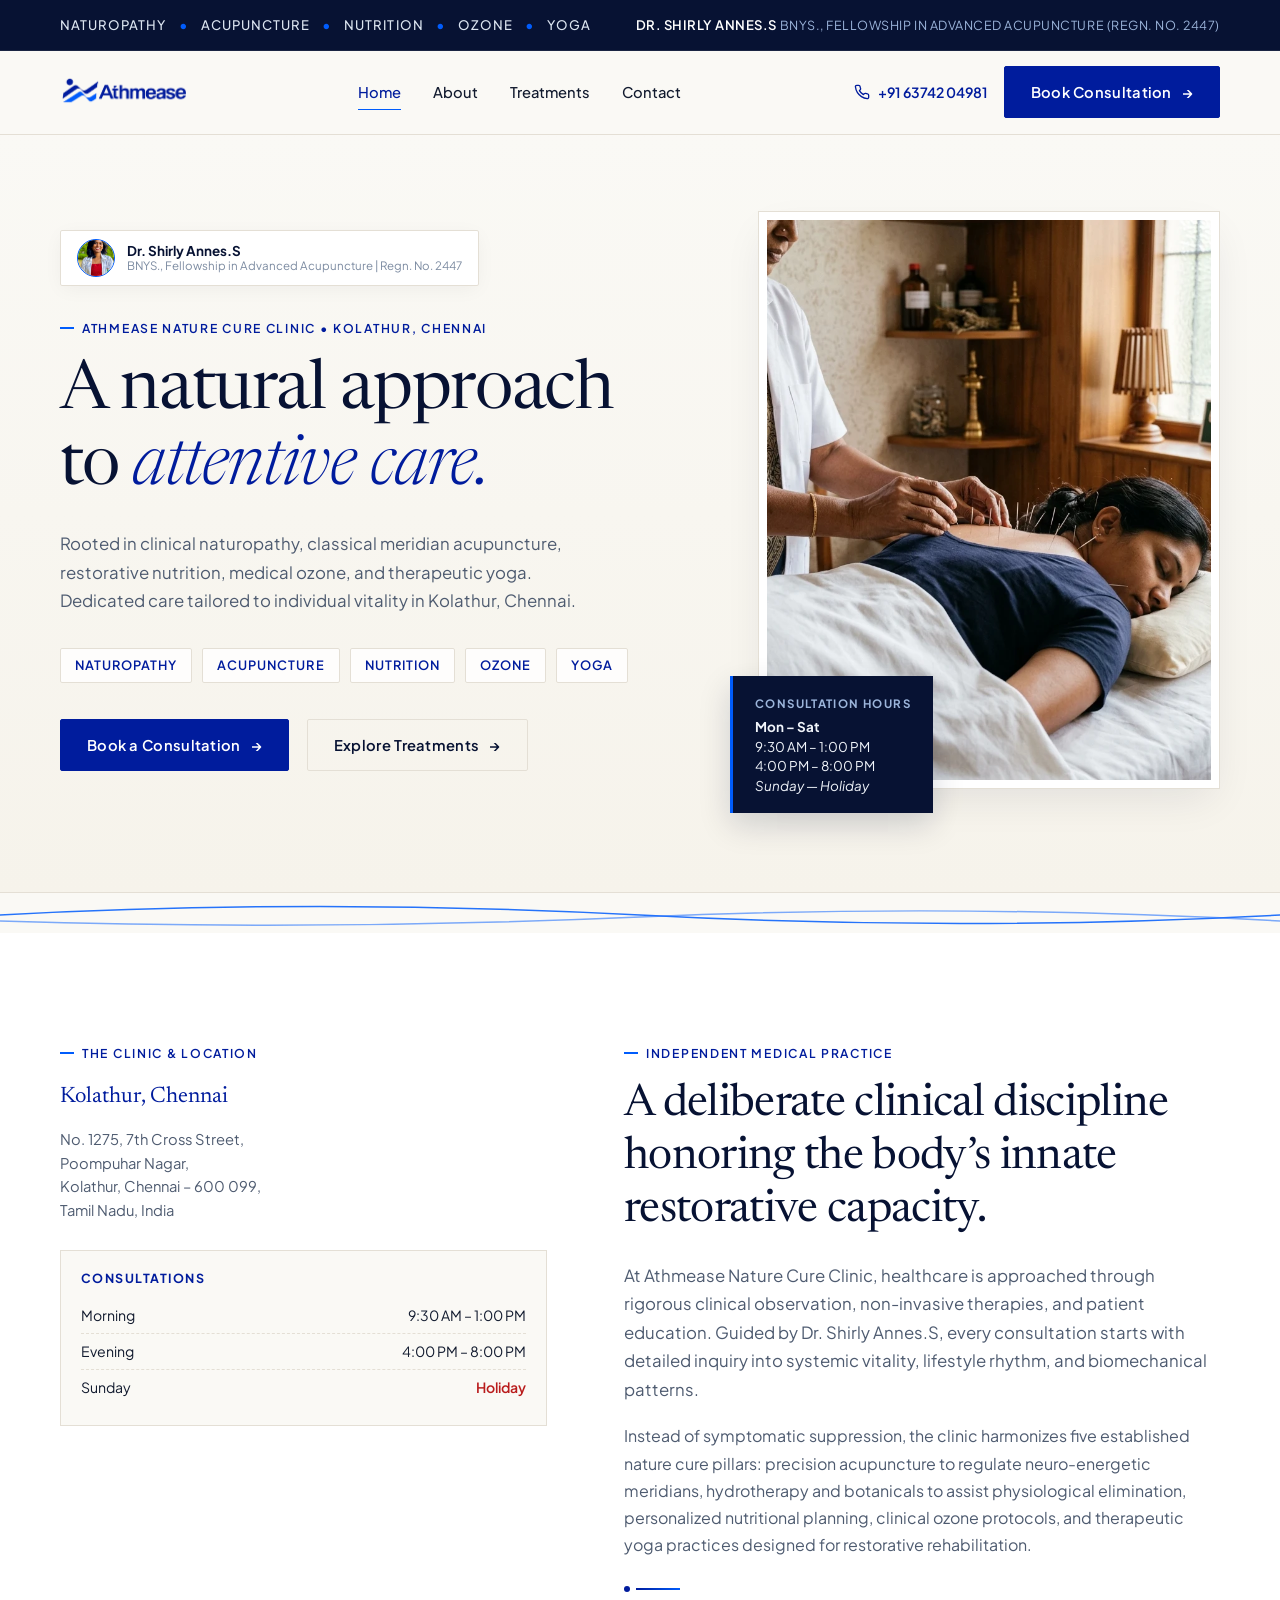
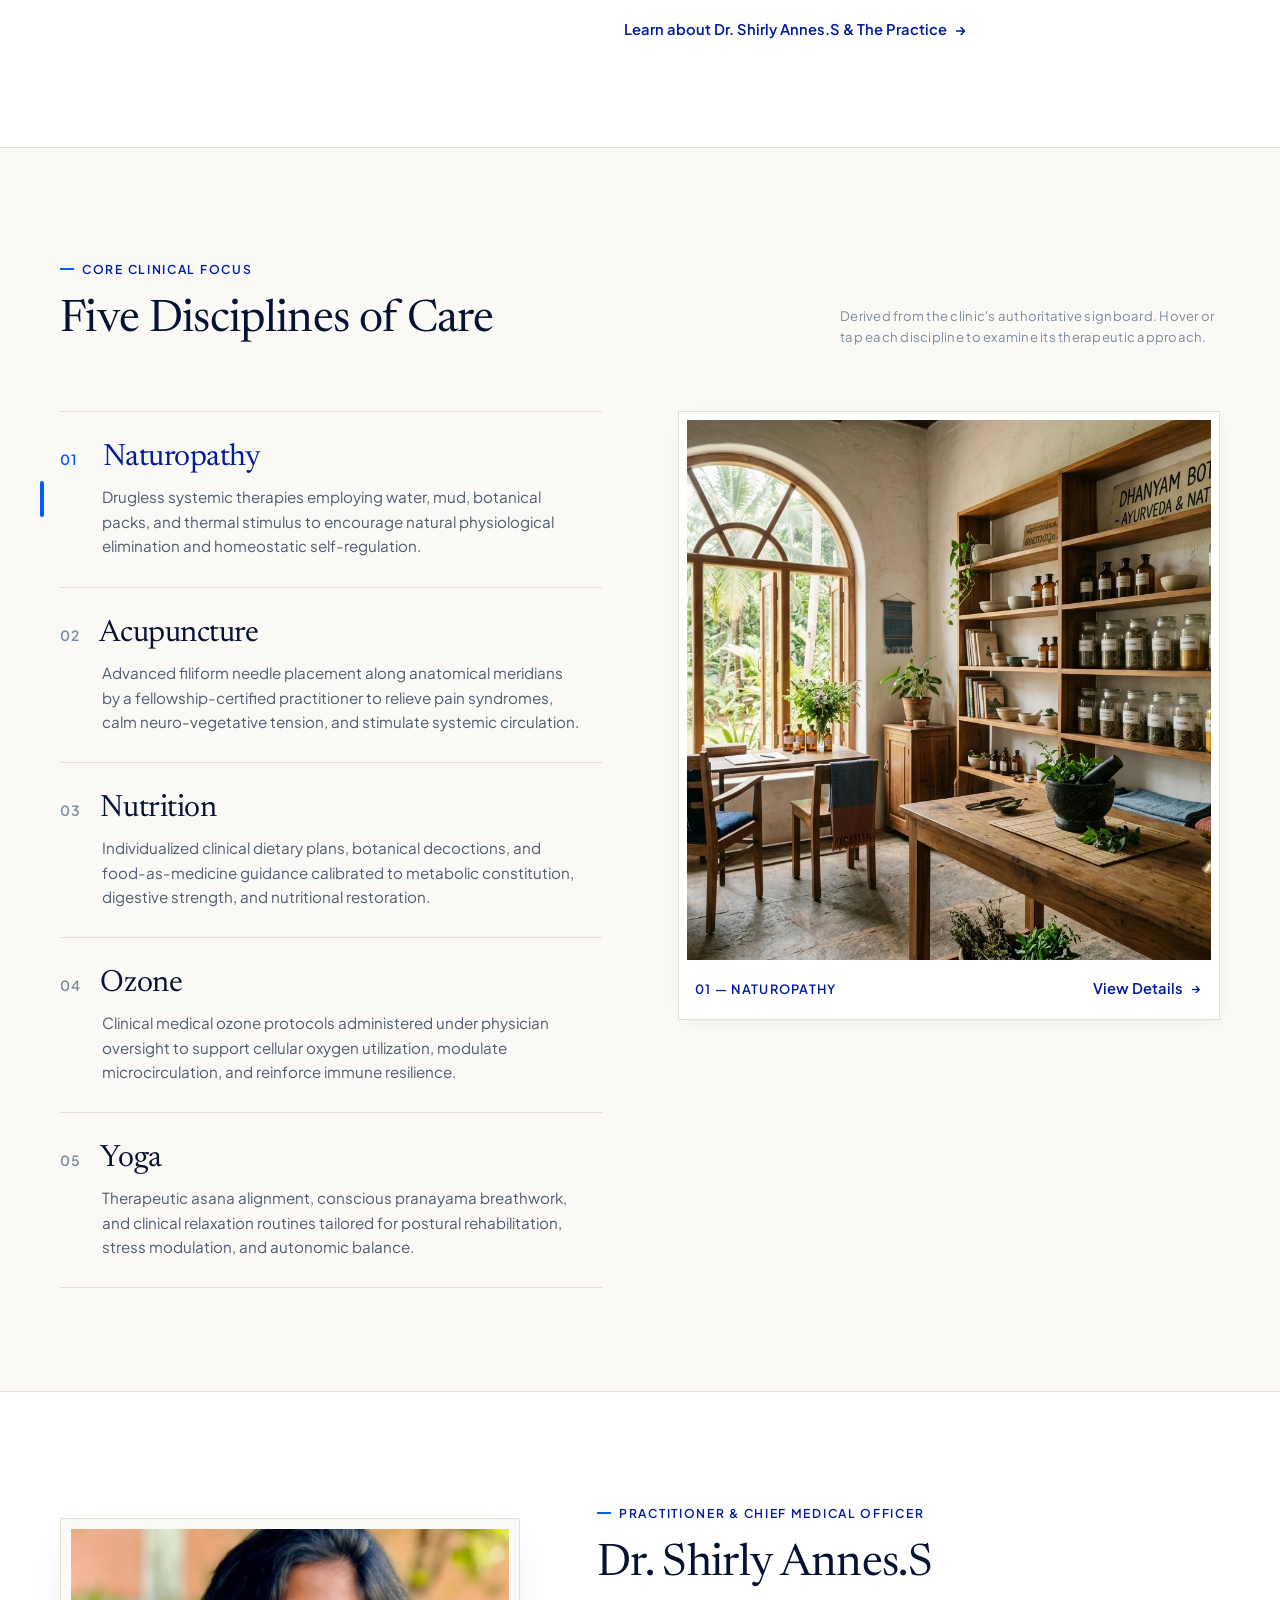
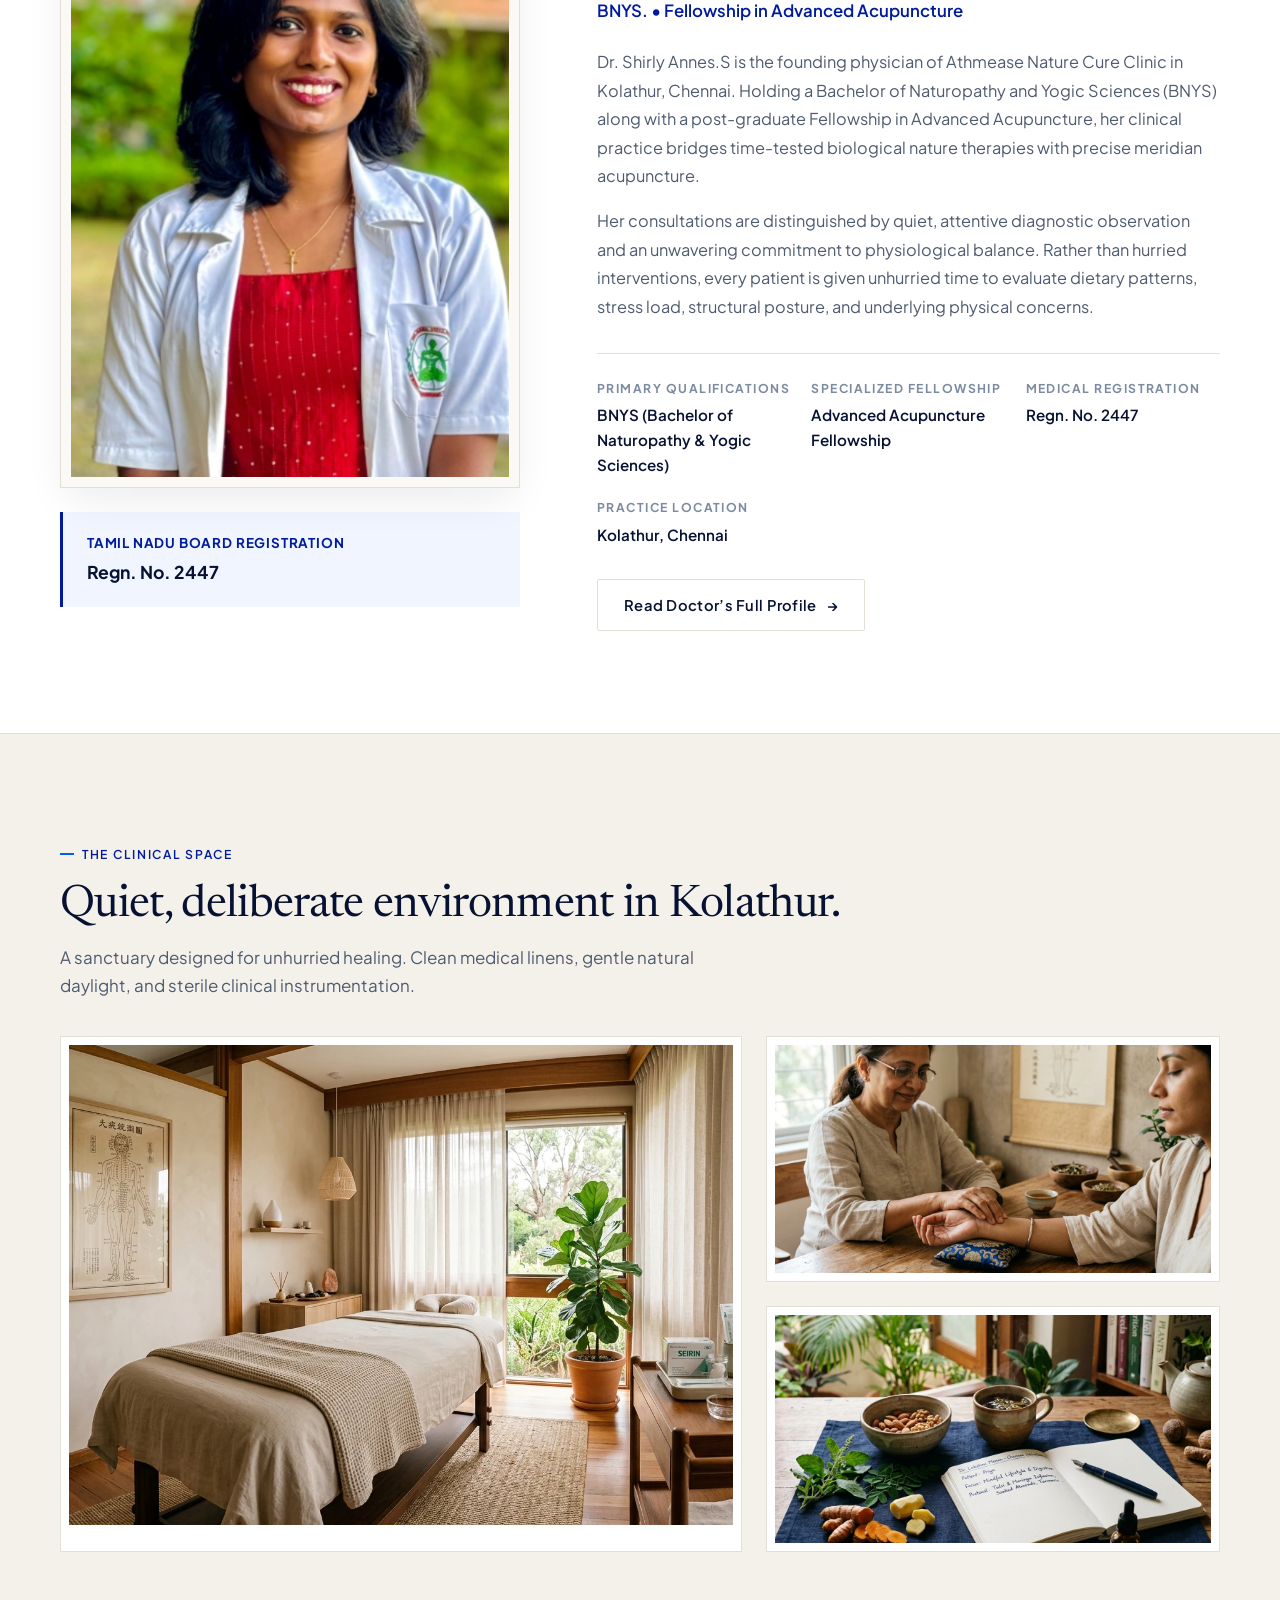
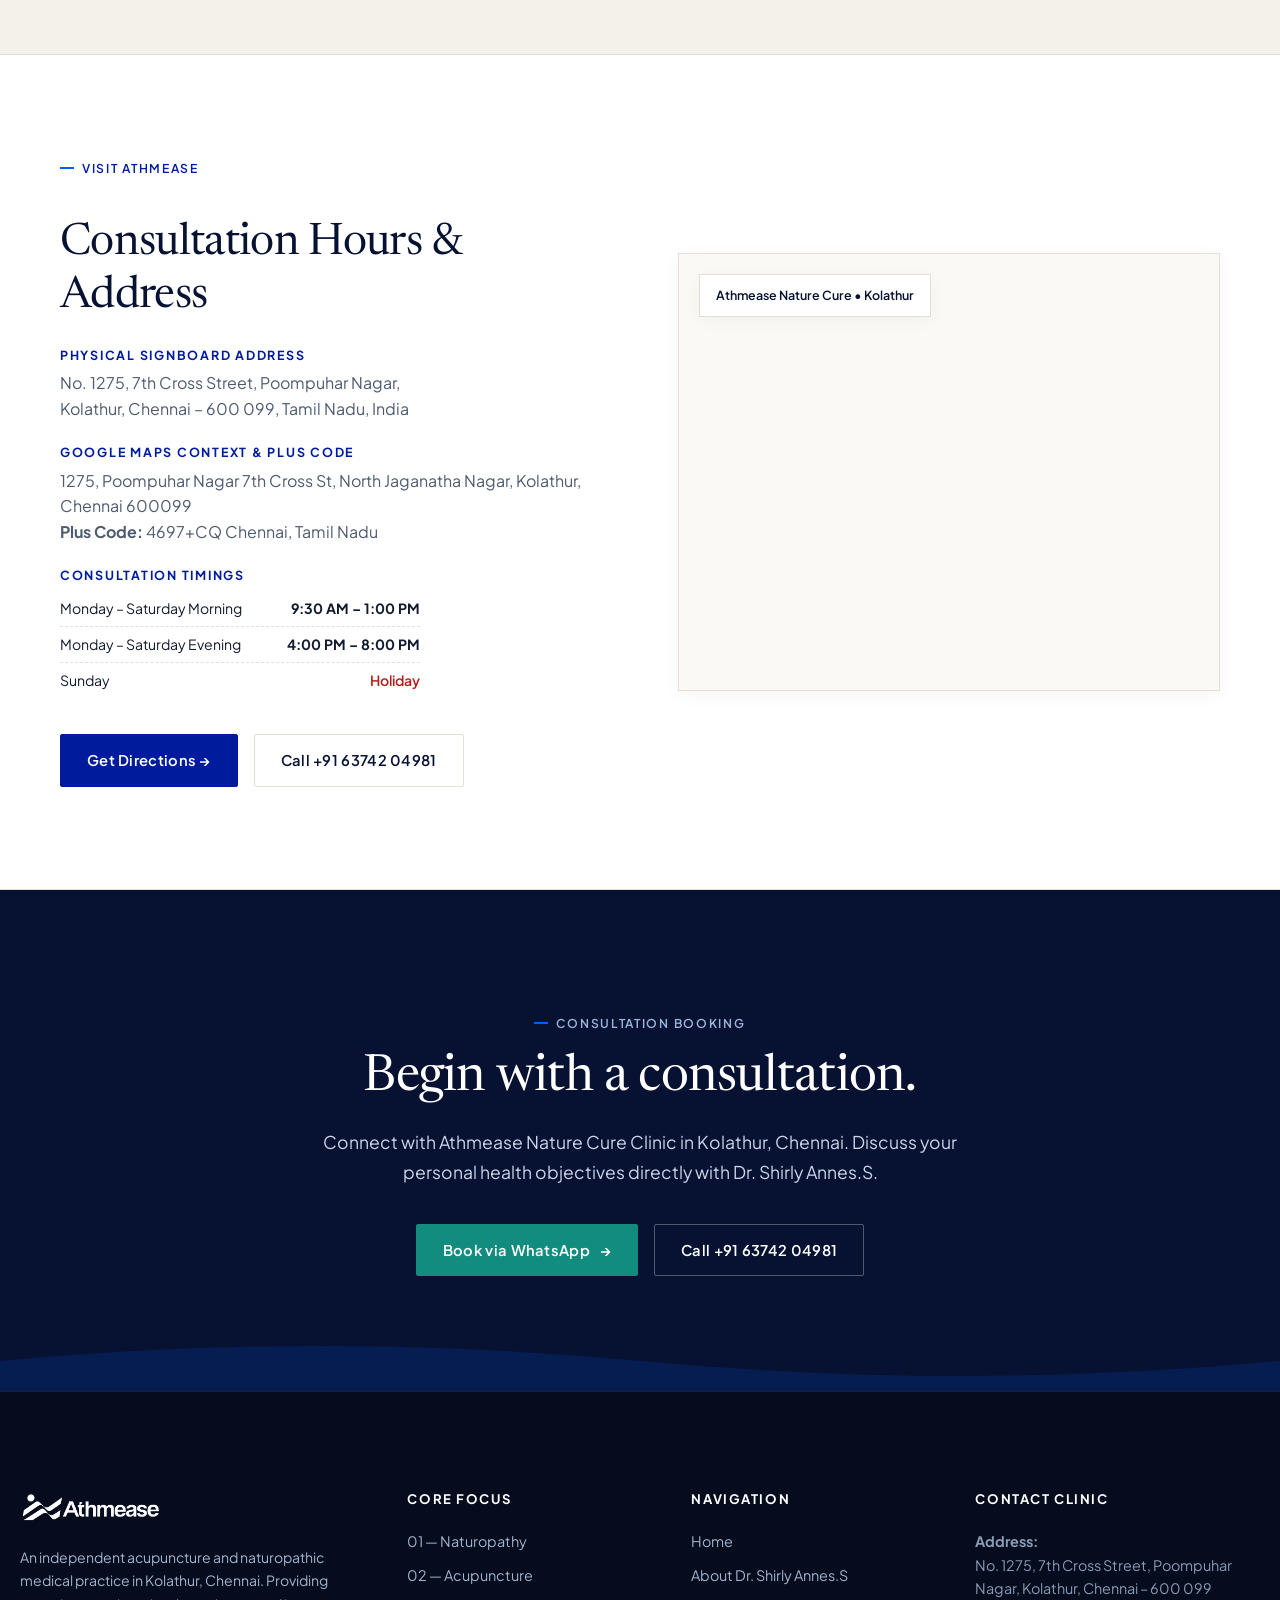
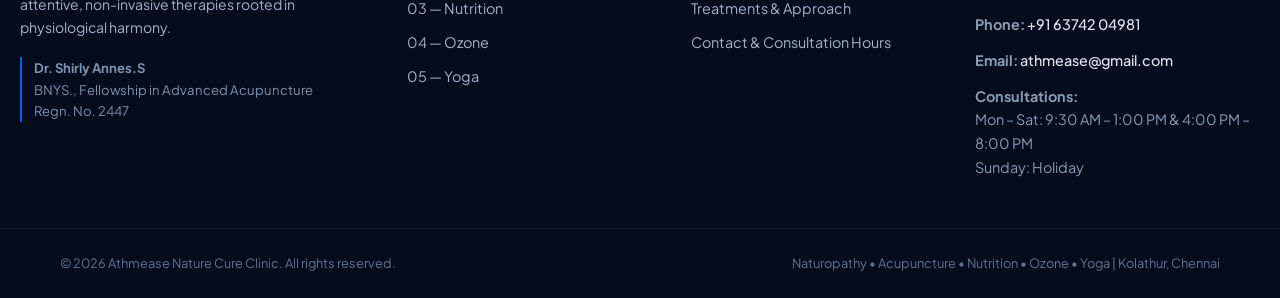
<file: index.html>
<!DOCTYPE html>
<html lang="en">
<head>
  <meta charset="UTF-8">
  <meta name="viewport" content="width=device-width, initial-scale=1.0">
  <title>Athmease Nature Cure Clinic | Acupuncture & Naturopathy in Kolathur, Chennai</title>
  <meta name="description" content="Athmease Nature Cure Clinic in Kolathur, Chennai, led by Dr. Shirly Annes.S (BNYS, Fellowship in Advanced Acupuncture). Personalized acupuncture, naturopathy, nutrition, ozone, and yoga.">
  <meta name="keywords" content="Athmease Nature Cure Clinic, acupuncture clinic in Kolathur, acupuncture clinic in Chennai, naturopathy clinic in Kolathur, nature cure clinic Chennai, Dr Shirly Annes S">
  <meta name="robots" content="index, follow">
  <link rel="canonical" href="https://athmease.com/">

  <!-- Open Graph / Meta -->
  <meta property="og:type" content="website">
  <meta property="og:title" content="Athmease Nature Cure Clinic | Acupuncture & Naturopathy in Kolathur, Chennai">
  <meta property="og:description" content="Attentive natural healthcare by Dr. Shirly Annes.S. Advanced acupuncture, naturopathy, nutrition, ozone, and yoga in Kolathur, Chennai.">
  <meta property="og:image" content="assets/images/dr-shirly-annes.webp">
  <meta property="og:url" content="https://athmease.com/">

  <!-- Favicon & Touch Icons -->
  <link rel="icon" type="image/png" sizes="32x32" href="assets/images/favicon-32.png">
  <link rel="icon" type="image/png" sizes="64x64" href="assets/images/favicon.png">
  <link rel="apple-touch-icon" sizes="180x180" href="assets/images/apple-touch-icon.png">

  <!-- Stylesheet -->
  <link rel="stylesheet" href="assets/css/main.css">

  <!-- JSON-LD Structured Data -->
  <script type="application/ld+json">
  {
    "@context": "https://schema.org",
    "@type": "MedicalBusiness",
    "name": "Athmease Nature Cure Clinic",
    "alternateName": "Athmease",
    "image": "https://athmease.com/assets/images/athmease-logo.webp",
    "telephone": "+916374204981",
    "email": "athmease@gmail.com",
    "url": "https://athmease.com/",
    "address": {
      "@type": "PostalAddress",
      "streetAddress": "No. 1275, 7th Cross Street, Poompuhar Nagar",
      "addressLocality": "Kolathur, Chennai",
      "addressRegion": "Tamil Nadu",
      "postalCode": "600099",
      "addressCountry": "IN"
    },
    "geo": {
      "@type": "GeoCoordinates",
      "latitude": 13.1235,
      "longitude": 80.2078
    },
    "openingHoursSpecification": [
      {
        "@type": "OpeningHoursSpecification",
        "dayOfWeek": ["Monday", "Tuesday", "Wednesday", "Thursday", "Friday", "Saturday"],
        "opens": "09:30",
        "closes": "13:00"
      },
      {
        "@type": "OpeningHoursSpecification",
        "dayOfWeek": ["Monday", "Tuesday", "Wednesday", "Thursday", "Friday", "Saturday"],
        "opens": "16:00",
        "closes": "20:00"
      }
    ],
    "medicalSpecialty": [
      "Acupuncture",
      "Naturopathy"
    ],
    "physician": {
      "@type": "Physician",
      "name": "Dr. Shirly Annes.S",
      "jobTitle": "Chief Medical Officer",
      "medicalSpecialty": "Naturopathy and Advanced Acupuncture",
      "credential": [
        "BNYS",
        "Fellowship in Advanced Acupuncture"
      ],
      "identifier": "Regn. No. 2447"
    }
  }
  </script>
</head>
<body>
  <a href="#main-content" class="skip-link">Skip to main content</a>

  <!-- Physical Signboard Identity Strip -->
  <aside class="signboard-strip" aria-label="Clinic positioning">
    <div class="container signboard-strip-inner">
      <div class="disciplines-list">
        <span class="discipline-item">Naturopathy</span>
        <span class="discipline-dot">•</span>
        <span class="discipline-item">Acupuncture</span>
        <span class="discipline-dot">•</span>
        <span class="discipline-item">Nutrition</span>
        <span class="discipline-dot">•</span>
        <span class="discipline-item">Ozone</span>
        <span class="discipline-dot">•</span>
        <span class="discipline-item">Yoga</span>
      </div>
      <div class="signboard-doctor">
        Dr. Shirly Annes.S <span>BNYS., Fellowship in Advanced Acupuncture (Regn. No. 2447)</span>
      </div>
    </div>
  </aside>

  <!-- Site Header -->
  <header class="site-header" role="banner">
    <div class="container header-container">
      <a href="index.html" class="brand-link" aria-label="Athmease Nature Cure Clinic - Home">
        <img src="assets/images/athmease-logo.webp" alt="Athmease Nature Cure Clinic Logo" class="brand-logo-img" width="180" height="40">
      </a>

      <nav class="desktop-nav" aria-label="Main Navigation">
        <a href="index.html" class="nav-link is-active" aria-current="page">Home</a>
        <a href="about.html" class="nav-link">About</a>
        <a href="treatments.html" class="nav-link">Treatments</a>
        <a href="contact.html" class="nav-link">Contact</a>
      </nav>

      <div class="header-actions">
        <a href="tel:+916374204981" class="header-phone" aria-label="Call clinic at +91 63742 04981">
          <svg width="16" height="16" viewBox="0 0 24 24" fill="none" stroke="currentColor" stroke-width="2" stroke-linecap="round" stroke-linejoin="round" aria-hidden="true"><path d="M22 16.92v3a2 2 0 0 1-2.18 2 19.79 19.79 0 0 1-8.63-3.07 19.5 19.5 0 0 1-6-6 19.79 19.79 0 0 1-3.07-8.67A2 2 0 0 1 4.11 2h3a2 2 0 0 1 2 1.72 12.84 12.84 0 0 0 .7 2.81 2 2 0 0 1-.45 2.11L8.09 9.91a16 16 0 0 0 6 6l1.27-1.27a2 2 0 0 1 2.11-.45 12.84 12.84 0 0 0 2.81.7A2 2 0 0 1 22 16.92z"></path></svg>
          <span>+91 63742 04981</span>
        </a>
        <a href="https://wa.me/916374204981?text=Hello%20I%20would%20like%20to%20book%20a%20consultation%20at%20Athmease%20Nature%20Cure" class="btn btn-primary" target="_blank" rel="noopener noreferrer">
          <span>Book Consultation</span>
          <span class="btn-arrow" aria-hidden="true">→</span>
        </a>
        <button type="button" class="mobile-nav-toggle" aria-label="Open Navigation Menu" aria-expanded="false" aria-controls="mobile-nav-drawer">
          <span></span>
          <span></span>
          <span></span>
        </button>
      </div>
    </div>
  </header>

  <!-- Full-Screen Mobile Navigation -->
  <div class="mobile-drawer" id="mobile-nav-drawer" role="dialog" aria-modal="true" aria-label="Mobile Navigation">
    <div class="mobile-drawer-header">
      <a href="index.html" class="drawer-brand-link" aria-label="Athmease Nature Cure Clinic - Home">
        <img src="assets/images/athmease-logo.webp" alt="Athmease Logo" class="brand-logo-img" width="160" height="36">
      </a>
      <button type="button" class="mobile-drawer-close" aria-label="Close navigation menu">
        <svg width="24" height="24" viewBox="0 0 24 24" fill="none" stroke="currentColor" stroke-width="2.5" stroke-linecap="round" stroke-linejoin="round" aria-hidden="true"><line x1="18" y1="6" x2="6" y2="18"></line><line x1="6" y1="6" x2="18" y2="18"></line></svg>
      </button>
    </div>

    <div class="mobile-drawer-body">
      <nav class="mobile-nav-links" aria-label="Mobile Primary Navigation">
        <a href="index.html" class="mobile-nav-link is-active">
          <span>Home</span>
          <span class="nav-arrow" aria-hidden="true">→</span>
        </a>
        <a href="about.html" class="mobile-nav-link">
          <span>About</span>
          <span class="nav-arrow" aria-hidden="true">→</span>
        </a>
        <a href="treatments.html" class="mobile-nav-link">
          <span>Treatments</span>
          <span class="nav-arrow" aria-hidden="true">→</span>
        </a>
        <a href="contact.html" class="mobile-nav-link">
          <span>Contact</span>
          <span class="nav-arrow" aria-hidden="true">→</span>
        </a>
      </nav>

      <div class="mobile-drawer-clinic-card">
        <div class="drawer-doc-row">
          <img src="assets/images/dr-shirly-annes.webp" alt="Dr. Shirly Annes.S" class="drawer-doc-img" width="44" height="44">
          <div>
            <div class="drawer-doc-name">Dr. Shirly Annes.S</div>
            <div class="drawer-doc-title">BNYS., Fellowship in Advanced Acupuncture</div>
            <div class="drawer-doc-reg">Regn. No. 2447</div>
          </div>
        </div>
        <div class="drawer-meta-item">
          <svg width="15" height="15" viewBox="0 0 24 24" fill="none" stroke="currentColor" stroke-width="2" stroke-linecap="round" stroke-linejoin="round" aria-hidden="true"><circle cx="12" cy="12" r="10"></circle><polyline points="12 6 12 12 16 14"></polyline></svg>
          <span>Mon – Sat: 9:30 AM – 1:00 PM | 4:00 PM – 8:00 PM</span>
        </div>
        <div class="drawer-meta-item">
          <svg width="15" height="15" viewBox="0 0 24 24" fill="none" stroke="currentColor" stroke-width="2" stroke-linecap="round" stroke-linejoin="round" aria-hidden="true"><path d="M21 10c0 7-9 13-9 13s-9-6-9-13a9 9 0 0 1 18 0z"></path><circle cx="12" cy="10" r="3"></circle></svg>
          <span>7th Cross St, Poompuhar Nagar, Kolathur, Chennai</span>
        </div>
      </div>
    </div>

    <div class="mobile-drawer-footer">
      <a href="https://wa.me/916374204981?text=Hello%20I%20would%20like%20to%20book%20a%20consultation%20at%20Athmease%20Nature%20Cure" class="btn btn-whatsapp drawer-action-btn" target="_blank" rel="noopener noreferrer">
        <svg width="18" height="18" viewBox="0 0 24 24" fill="currentColor" aria-hidden="true"><path d="M.057 24l1.687-6.163c-1.041-1.804-1.588-3.849-1.587-5.946.003-6.556 5.338-11.891 11.893-11.891 3.181.001 6.167 1.24 8.413 3.488 2.245 2.248 3.481 5.236 3.48 8.414-.003 6.557-5.338 11.892-11.893 11.892-1.99-.001-3.951-.5-5.688-1.448l-6.305 1.654zm6.597-3.807c1.676.995 3.276 1.591 5.392 1.592 5.448 0 9.886-4.434 9.889-9.885.002-5.462-4.415-9.89-9.881-9.892-5.452 0-9.887 4.434-9.889 9.884-.001 2.225.651 3.891 1.746 5.634l-.999 3.648 3.742-.981z"/></svg>
        <span>WhatsApp Booking</span>
      </a>
      <a href="tel:+916374204981" class="btn btn-secondary drawer-action-btn">
        <svg width="16" height="16" viewBox="0 0 24 24" fill="none" stroke="currentColor" stroke-width="2" stroke-linecap="round" stroke-linejoin="round" aria-hidden="true"><path d="M22 16.92v3a2 2 0 0 1-2.18 2 19.79 19.79 0 0 1-8.63-3.07 19.5 19.5 0 0 1-6-6 19.79 19.79 0 0 1-3.07-8.67A2 2 0 0 1 4.11 2h3a2 2 0 0 1 2 1.72 12.84 12.84 0 0 0 .7 2.81 2 2 0 0 1-.45 2.11L8.09 9.91a16 16 0 0 0 6 6l1.27-1.27a2 2 0 0 1 2.11-.45 12.84 12.84 0 0 0 2.81.7A2 2 0 0 1 22 16.92z"></path></svg>
        <span>Call +91 63742 04981</span>
      </a>
    </div>
  </div>

  <main id="main-content">
    <!-- HERO SECTION: Asymmetrical Editorial Composition -->
    <section class="hero-editorial" aria-labelledby="hero-title">
      <div class="container hero-grid">
        <div class="hero-content" data-reveal>
          <div class="hero-doctor-badge">
            <img src="assets/images/dr-shirly-annes.webp" alt="Dr. Shirly Annes.S" class="doc-avatar" width="38" height="38">
            <div class="doc-text">
              <span class="doc-name">Dr. Shirly Annes.S</span>
              <span class="doc-reg">BNYS., Fellowship in Advanced Acupuncture | Regn. No. 2447</span>
            </div>
          </div>

          <span class="eyebrow">Athmease Nature Cure Clinic • Kolathur, Chennai</span>

          <h1 id="hero-title" class="display-title hero-title">
            A natural approach to <em>attentive care.</em>
          </h1>

          <p class="lead-p hero-subtext">
            Rooted in clinical naturopathy, classical meridian acupuncture, restorative nutrition, medical ozone, and therapeutic yoga. Dedicated care tailored to individual vitality in Kolathur, Chennai.
          </p>

          <div class="hero-disciplines" aria-label="Clinical focus areas">
            <span class="hero-pill">Naturopathy</span>
            <span class="hero-pill">Acupuncture</span>
            <span class="hero-pill">Nutrition</span>
            <span class="hero-pill">Ozone</span>
            <span class="hero-pill">Yoga</span>
          </div>

          <div class="hero-cta-group">
            <a href="https://wa.me/916374204981?text=Hello%20I%20would%20like%20to%20book%20a%20consultation%20at%20Athmease%20Nature%20Cure" class="btn btn-primary" target="_blank" rel="noopener noreferrer">
              <span>Book a Consultation</span>
              <span class="btn-arrow" aria-hidden="true">→</span>
            </a>
            <a href="treatments.html" class="btn btn-secondary">
              <span>Explore Treatments</span>
              <span class="btn-arrow" aria-hidden="true">→</span>
            </a>
          </div>
        </div>

        <div class="hero-visual" data-reveal>
          <div class="hero-image-wrap">
            <img src="assets/images/acupuncture-treatment.webp" alt="Documentary clinical acupuncture session at Athmease Nature Cure Clinic" width="800" height="600" fetchpriority="high">
          </div>
          <div class="hero-floating-card">
            <div class="card-heading">Consultation Hours</div>
            <div class="card-body">
              <strong>Mon – Sat</strong><br>
              9:30 AM – 1:00 PM<br>
              4:00 PM – 8:00 PM<br>
              <em>Sunday — Holiday</em>
            </div>
          </div>
        </div>
      </div>
    </section>

    <!-- Signboard Wave Motif Accent -->
    <div class="wave-divider" aria-hidden="true">
      <svg viewBox="0 0 1200 40" preserveAspectRatio="none">
        <path class="wave-line-subtle" d="M0,22 Q300,5 600,22 T1200,22" />
        <path class="wave-line-subtle" d="M0,28 Q300,38 600,24 T1200,28" opacity="0.6" stroke="#001c9d" />
      </svg>
    </div>

    <!-- EDITORIAL INTRODUCTION / PHILOSOPHY -->
    <section class="section-padding intro-section" aria-labelledby="intro-heading">
      <div class="container intro-grid">
        <aside class="intro-aside" data-reveal>
          <span class="eyebrow">The Clinic & Location</span>
          <div class="clinic-location-tag">Kolathur, Chennai</div>
          <address>
            No. 1275, 7th Cross Street,<br>
            Poompuhar Nagar,<br>
            Kolathur, Chennai – 600 099,<br>
            Tamil Nadu, India
          </address>

          <div class="intro-hours-box">
            <h4>Consultations</h4>
            <div class="hours-row">
              <span>Morning</span>
              <span>9:30 AM – 1:00 PM</span>
            </div>
            <div class="hours-row">
              <span>Evening</span>
              <span>4:00 PM – 8:00 PM</span>
            </div>
            <div class="hours-row">
              <span>Sunday</span>
              <span class="closed">Holiday</span>
            </div>
          </div>
        </aside>

        <div class="intro-body" data-reveal>
          <span class="eyebrow">Independent Medical Practice</span>
          <h2 id="intro-heading" class="editorial-heading" style="margin-bottom: 24px;">
            A deliberate clinical discipline honoring the body’s innate restorative capacity.
          </h2>
          <p class="body-p" style="margin-bottom: 18px; font-size: 1.05rem;">
            At Athmease Nature Cure Clinic, healthcare is approached through rigorous clinical observation, non-invasive therapies, and patient education. Guided by Dr. Shirly Annes.S, every consultation starts with detailed inquiry into systemic vitality, lifestyle rhythm, and biomechanical patterns.
          </p>
          <p class="body-p" style="margin-bottom: 28px;">
            Instead of symptomatic suppression, the clinic harmonizes five established nature cure pillars: precision acupuncture to regulate neuro-energetic meridians, hydrotherapy and botanicals to assist physiological elimination, personalized nutritional planning, clinical ozone protocols, and therapeutic yoga practices designed for restorative rehabilitation.
          </p>
          <div class="wave-accent-bar">
            <span class="dot"></span>
            <span class="line"></span>
          </div>
          <a href="about.html" class="link-editorial">
            <span>Learn about Dr. Shirly Annes.S & The Practice</span>
            <span class="btn-arrow" aria-hidden="true">→</span>
          </a>
        </div>
      </div>
    </section>

    <!-- EDITORIAL TREATMENT INDEX (SIGNATURE INTERACTION) -->
    <section class="section-padding treatments-index-section" aria-labelledby="treatments-index-title">
      <div class="container">
        <div class="treatments-header-row" data-reveal>
          <div>
            <span class="eyebrow">Core Clinical Focus</span>
            <h2 id="treatments-index-title" class="editorial-heading">Five Disciplines of Care</h2>
          </div>
          <p class="caption-text" style="max-width: 380px;">
            Derived from the clinic's authoritative signboard. Hover or tap each discipline to examine its therapeutic approach.
          </p>
        </div>

        <div class="treatments-split">
          <!-- Interactive List -->
          <div class="treatment-list" role="tablist" aria-label="Clinical Disciplines">
            <!-- 01 Naturopathy -->
            <div class="treatment-item is-active" role="tab" tabindex="0" aria-selected="true" data-index="0" data-reveal>
              <div class="treatment-item-header">
                <span class="treatment-num">01</span>
                <h3 class="treatment-title">Naturopathy</h3>
              </div>
              <p class="treatment-desc">
                Drugless systemic therapies employing water, mud, botanical packs, and thermal stimulus to encourage natural physiological elimination and homeostatic self-regulation.
              </p>
            </div>

            <!-- 02 Acupuncture -->
            <div class="treatment-item" role="tab" tabindex="0" aria-selected="false" data-index="1" data-reveal>
              <div class="treatment-item-header">
                <span class="treatment-num">02</span>
                <h3 class="treatment-title">Acupuncture</h3>
              </div>
              <p class="treatment-desc">
                Advanced filiform needle placement along anatomical meridians by a fellowship-certified practitioner to relieve pain syndromes, calm neuro-vegetative tension, and stimulate systemic circulation.
              </p>
            </div>

            <!-- 03 Nutrition -->
            <div class="treatment-item" role="tab" tabindex="0" aria-selected="false" data-index="2" data-reveal>
              <div class="treatment-item-header">
                <span class="treatment-num">03</span>
                <h3 class="treatment-title">Nutrition</h3>
              </div>
              <p class="treatment-desc">
                Individualized clinical dietary plans, botanical decoctions, and food-as-medicine guidance calibrated to metabolic constitution, digestive strength, and nutritional restoration.
              </p>
            </div>

            <!-- 04 Ozone -->
            <div class="treatment-item" role="tab" tabindex="0" aria-selected="false" data-index="3" data-reveal>
              <div class="treatment-item-header">
                <span class="treatment-num">04</span>
                <h3 class="treatment-title">Ozone</h3>
              </div>
              <p class="treatment-desc">
                Clinical medical ozone protocols administered under physician oversight to support cellular oxygen utilization, modulate microcirculation, and reinforce immune resilience.
              </p>
            </div>

            <!-- 05 Yoga -->
            <div class="treatment-item" role="tab" tabindex="0" aria-selected="false" data-index="4" data-reveal>
              <div class="treatment-item-header">
                <span class="treatment-num">05</span>
                <h3 class="treatment-title">Yoga</h3>
              </div>
              <p class="treatment-desc">
                Therapeutic asana alignment, conscious pranayama breathwork, and clinical relaxation routines tailored for postural rehabilitation, stress modulation, and autonomic balance.
              </p>
            </div>
          </div>

          <!-- Sticky Visual Preview Stage -->
          <div class="treatment-preview-wrap" data-reveal>
            <div class="treatment-preview-stage">
              <img src="assets/images/naturopathy-care.webp" alt="Naturopathy care and botanical preparation room" class="treatment-preview-img is-visible" data-img-index="0" loading="lazy">
              <img src="assets/images/acupuncture-treatment.webp" alt="Acupuncture session with sterile filiform needles" class="treatment-preview-img" data-img-index="1" loading="lazy">
              <img src="assets/images/nutrition-care.webp" alt="Nutritional lifestyle consultation desk and herbal preparations" class="treatment-preview-img" data-img-index="2" loading="lazy">
              <img src="assets/images/clinic-interior.webp" alt="Clinical treatment suite for ozone and nature cure therapies" class="treatment-preview-img" data-img-index="3" loading="lazy">
              <img src="assets/images/yoga-care.webp" alt="Therapeutic restorative yoga practice at Athmease Nature Cure Clinic" class="treatment-preview-img" data-img-index="4" loading="lazy">
            </div>
            <div class="treatment-preview-caption">
              <span>01 — Naturopathy</span>
              <a href="treatments.html" class="link-editorial">View Details <span class="btn-arrow">→</span></a>
            </div>
          </div>
        </div>
      </div>
    </section>

    <!-- PRACTITIONER EDITORIAL PROFILE -->
    <section class="section-padding doctor-profile-section" aria-labelledby="doctor-heading">
      <div class="container doctor-profile-grid">
        <div class="doctor-portrait-col" data-reveal>
          <div class="doctor-portrait-box">
            <img src="assets/images/dr-shirly-annes.webp" alt="Dr. Shirly Annes.S, BNYS, Chief Medical Officer at Athmease Nature Cure Clinic" class="doctor-portrait-img" width="600" height="750" loading="lazy">
          </div>
          <div class="doctor-credentials-card">
            <div class="doctor-reg-num">TAMIL NADU BOARD REGISTRATION</div>
            <div style="font-weight: 700; font-size: 1.1rem; color: var(--color-primary-dark); margin-top: 4px;">
              Regn. No. 2447
            </div>
          </div>
        </div>

        <div class="doctor-info-col" data-reveal>
          <span class="eyebrow">Practitioner & Chief Medical Officer</span>
          <h2 id="doctor-heading">Dr. Shirly Annes.S</h2>
          <div class="doctor-qualifications">
            BNYS. • Fellowship in Advanced Acupuncture
          </div>

          <div class="doctor-bio-body">
            <p>
              Dr. Shirly Annes.S is the founding physician of Athmease Nature Cure Clinic in Kolathur, Chennai. Holding a Bachelor of Naturopathy and Yogic Sciences (BNYS) along with a post-graduate Fellowship in Advanced Acupuncture, her clinical practice bridges time-tested biological nature therapies with precise meridian acupuncture.
            </p>
            <p>
              Her consultations are distinguished by quiet, attentive diagnostic observation and an unwavering commitment to physiological balance. Rather than hurried interventions, every patient is given unhurried time to evaluate dietary patterns, stress load, structural posture, and underlying physical concerns.
            </p>
          </div>

          <div class="doctor-meta-grid">
            <div class="doctor-meta-item">
              <div class="meta-label">Primary Qualifications</div>
              <div class="meta-val">BNYS (Bachelor of Naturopathy & Yogic Sciences)</div>
            </div>
            <div class="doctor-meta-item">
              <div class="meta-label">Specialized Fellowship</div>
              <div class="meta-val">Advanced Acupuncture Fellowship</div>
            </div>
            <div class="doctor-meta-item">
              <div class="meta-label">Medical Registration</div>
              <div class="meta-val">Regn. No. 2447</div>
            </div>
            <div class="doctor-meta-item">
              <div class="meta-label">Practice Location</div>
              <div class="meta-val">Kolathur, Chennai</div>
            </div>
          </div>

          <a href="about.html" class="btn btn-secondary">
            <span>Read Doctor’s Full Profile</span>
            <span class="btn-arrow" aria-hidden="true">→</span>
          </a>
        </div>
      </div>
    </section>

    <!-- CLINICAL ENVIRONMENT & DOCUMENTARY NARRATIVE -->
    <section class="section-padding gallery-editorial-section" aria-labelledby="gallery-heading">
      <div class="container">
        <div style="margin-bottom: 36px;" data-reveal>
          <span class="eyebrow">The Clinical Space</span>
          <h2 id="gallery-heading" class="editorial-heading">Quiet, deliberate environment in Kolathur.</h2>
          <p class="lead-p" style="max-width: 680px; margin-top: 10px;">
            A sanctuary designed for unhurried healing. Clean medical linens, gentle natural daylight, and sterile clinical instrumentation.
          </p>
        </div>

        <div class="gallery-editorial-grid" data-reveal>
          <div class="gallery-lead-frame">
            <img src="assets/images/clinic-interior.webp" alt="Athmease Nature Cure treatment room with acupuncture bed and anatomical meridian chart" width="900" height="600" loading="lazy">
          </div>
          <div class="gallery-secondary-stack">
            <div class="gallery-sub-frame">
              <img src="assets/images/clinic-consultation.webp" alt="Pulse diagnosis and clinical consultation at Athmease" width="600" height="400" loading="lazy">
            </div>
            <div class="gallery-sub-frame">
              <img src="assets/images/nutrition-care.webp" alt="Botanical dietary planning notes and clinical preparation" width="600" height="400" loading="lazy">
            </div>
          </div>
        </div>
      </div>
    </section>

    <!-- CONSULTATION HOURS & LOCATION -->
    <section class="section-padding location-editorial-section" aria-labelledby="location-heading">
      <div class="container location-editorial-grid">
        <div class="location-details-box" data-reveal>
          <span class="eyebrow">Visit Athmease</span>
          <h2 id="location-heading" class="editorial-heading">Consultation Hours & Address</h2>

          <div class="location-block">
            <h4>Physical Signboard Address</h4>
            <address>
              No. 1275, 7th Cross Street, Poompuhar Nagar,<br>
              Kolathur, Chennai – 600 099, Tamil Nadu, India
            </address>
          </div>

          <div class="location-block">
            <h4>Google Maps Context & Plus Code</h4>
            <p>
              1275, Poompuhar Nagar 7th Cross St, North Jaganatha Nagar, Kolathur, Chennai 600099<br>
              <strong>Plus Code:</strong> 4697+CQ Chennai, Tamil Nadu
            </p>
          </div>

          <div class="location-block">
            <h4>Consultation Timings</h4>
            <div class="hours-row" style="max-width: 360px;">
              <span>Monday – Saturday Morning</span>
              <strong>9:30 AM – 1:00 PM</strong>
            </div>
            <div class="hours-row" style="max-width: 360px;">
              <span>Monday – Saturday Evening</span>
              <strong>4:00 PM – 8:00 PM</strong>
            </div>
            <div class="hours-row" style="max-width: 360px;">
              <span>Sunday</span>
              <span class="closed">Holiday</span>
            </div>
          </div>

          <div class="location-actions-row">
            <a href="https://maps.google.com/?q=Athmease+Nature+Cure+Clinic+Kolathur+Chennai" class="btn btn-primary" target="_blank" rel="noopener noreferrer">
              <span>Get Directions →</span>
            </a>
            <a href="tel:+916374204981" class="btn btn-secondary">
              <span>Call +91 63742 04981</span>
            </a>
          </div>
        </div>

        <div class="map-embed-wrapper" data-reveal>
          <div class="map-badge-overlay">Athmease Nature Cure • Kolathur</div>
          <iframe 
            src="https://www.google.com/maps/embed?pb=!1m18!1m12!1m3!1d3885.6738981240375!2d80.2052445!3d13.1235125!2m3!1f0!2f0!3f0!3m2!1i1024!2i768!4f13.1!3m3!1m2!1s0x3a5265487739504f%3A0xe5f9927909386d4b!2s1275%2C%20Poompuhar%20Nagar%207th%20Cross%20St%2C%20North%20Jaganatha%20Nagar%2C%20Poompuhar%20Nagar%2C%20Kolathur%2C%20Chennai%2C%20Tamil%20Nadu%20600099!5e0!3m2!1sen!2sin!4v1700000000000!5m2!1sen!2sin" 
            title="Map location of Athmease Nature Cure Clinic in Kolathur, Chennai" 
            loading="lazy" 
            referrerpolicy="no-referrer-when-downgrade">
          </iframe>
        </div>
      </div>
    </section>

    <!-- FINAL DIGNIFIED CTA -->
    <section class="final-cta-section" aria-labelledby="cta-heading">
      <div class="container final-cta-inner" data-reveal>
        <span class="eyebrow">Consultation Booking</span>
        <h2 id="cta-heading">Begin with a consultation.</h2>
        <p>
          Connect with Athmease Nature Cure Clinic in Kolathur, Chennai. Discuss your personal health objectives directly with Dr. Shirly Annes.S.
        </p>
        <div class="final-cta-buttons">
          <a href="https://wa.me/916374204981?text=Hello%20I%20would%20like%20to%20book%20a%20consultation%20at%20Athmease%20Nature%20Cure" class="btn btn-whatsapp" target="_blank" rel="noopener noreferrer">
            <span>Book via WhatsApp</span>
            <span class="btn-arrow" aria-hidden="true">→</span>
          </a>
          <a href="tel:+916374204981" class="btn btn-secondary" style="color: #ffffff; border-color: rgba(255,255,255,0.3);">
            <span>Call +91 63742 04981</span>
          </a>
        </div>
      </div>
      <div class="final-cta-wave" aria-hidden="true">
        <svg viewBox="0 0 1200 60" preserveAspectRatio="none" style="width: 100%; height: 60px;">
          <path d="M0,30 Q300,0 600,30 T1200,30 L1200,60 L0,60 Z" fill="#005cfc" />
        </svg>
      </div>
    </section>
  </main>

  <!-- Site Footer -->
  <footer class="site-footer" role="contentinfo">
    <div class="container footer-main">
      <div class="footer-grid">
        <div class="footer-brand">
          <img src="assets/images/athmease-logo.webp" alt="Athmease Nature Cure Clinic" class="brand-logo-img" width="180" height="40">
          <p>
            An independent acupuncture and naturopathic medical practice in Kolathur, Chennai. Providing attentive, non-invasive therapies rooted in physiological harmony.
          </p>
          <div class="footer-doctor-cred">
            <strong>Dr. Shirly Annes.S</strong><br>
            BNYS., Fellowship in Advanced Acupuncture<br>
            Regn. No. 2447
          </div>
        </div>

        <div class="footer-col">
          <h5>Core Focus</h5>
          <ul class="footer-links">
            <li><a href="treatments.html#naturopathy">01 — Naturopathy</a></li>
            <li><a href="treatments.html#acupuncture">02 — Acupuncture</a></li>
            <li><a href="treatments.html#nutrition">03 — Nutrition</a></li>
            <li><a href="treatments.html#ozone">04 — Ozone</a></li>
            <li><a href="treatments.html#yoga">05 — Yoga</a></li>
          </ul>
        </div>

        <div class="footer-col">
          <h5>Navigation</h5>
          <ul class="footer-links">
            <li><a href="index.html">Home</a></li>
            <li><a href="about.html">About Dr. Shirly Annes.S</a></li>
            <li><a href="treatments.html">Treatments & Approach</a></li>
            <li><a href="contact.html">Contact & Consultation Hours</a></li>
          </ul>
        </div>

        <div class="footer-col">
          <h5>Contact Clinic</h5>
          <ul class="footer-contact-list">
            <li>
              <strong>Address:</strong><br>
              No. 1275, 7th Cross Street, Poompuhar Nagar, Kolathur, Chennai – 600 099
            </li>
            <li>
              <strong>Phone:</strong> <a href="tel:+916374204981">+91 63742 04981</a>
            </li>
            <li>
              <strong>Email:</strong> <a href="mailto:athmease@gmail.com">athmease@gmail.com</a>
            </li>
            <li>
              <strong>Consultations:</strong><br>
              Mon – Sat: 9:30 AM – 1:00 PM & 4:00 PM – 8:00 PM<br>
              Sunday: Holiday
            </li>
          </ul>
        </div>
      </div>
    </div>

    <div class="footer-bottom">
      <div class="container footer-bottom-inner">
        <div>
          &copy; <span id="current-year">2026</span> Athmease Nature Cure Clinic. All rights reserved.
        </div>
        <div>
          Naturopathy • Acupuncture • Nutrition • Ozone • Yoga | Kolathur, Chennai
        </div>
      </div>
    </div>
  </footer>

  <!-- Mobile Persistent Consultation Bar -->
  <aside class="mobile-bottom-bar" aria-label="Quick Consultation Booking">
    <div class="mobile-bottom-inner">
      <a href="tel:+916374204981" class="btn btn-secondary">
        <svg width="15" height="15" viewBox="0 0 24 24" fill="none" stroke="currentColor" stroke-width="2" aria-hidden="true"><path d="M22 16.92v3a2 2 0 0 1-2.18 2 19.79 19.79 0 0 1-8.63-3.07 19.5 19.5 0 0 1-6-6 19.79 19.79 0 0 1-3.07-8.67A2 2 0 0 1 4.11 2h3a2 2 0 0 1 2 1.72 12.84 12.84 0 0 0 .7 2.81 2 2 0 0 1-.45 2.11L8.09 9.91a16 16 0 0 0 6 6l1.27-1.27a2 2 0 0 1 2.11-.45 12.84 12.84 0 0 0 2.81.7A2 2 0 0 1 22 16.92z"></path></svg>
        <span>Call</span>
      </a>
      <a href="https://wa.me/916374204981?text=Hello%20I%20would%20like%20to%20book%20a%20consultation%20at%20Athmease%20Nature%20Cure" class="btn btn-whatsapp" target="_blank" rel="noopener noreferrer">
        <span>WhatsApp</span>
      </a>
    </div>
  </aside>

  <!-- Script -->
  <script src="assets/js/main.js"></script>
</body>
</html>
</file>
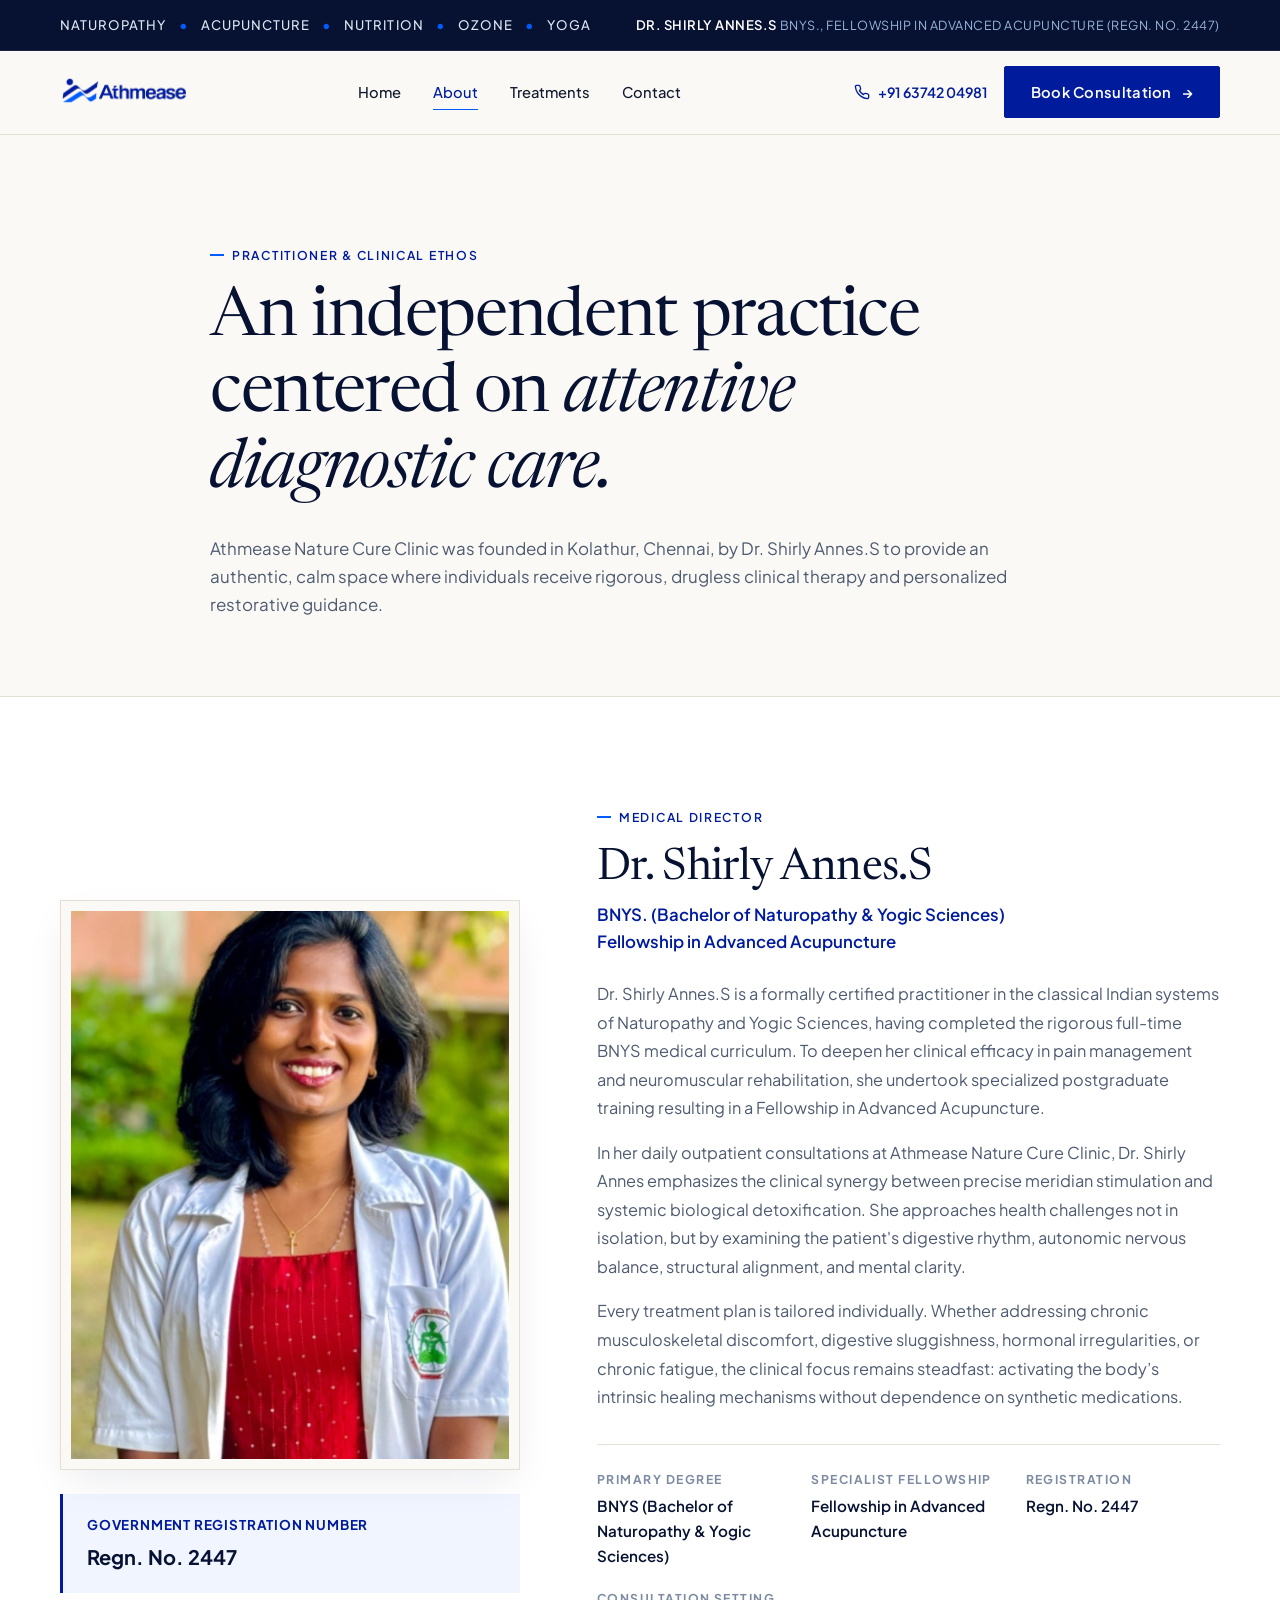
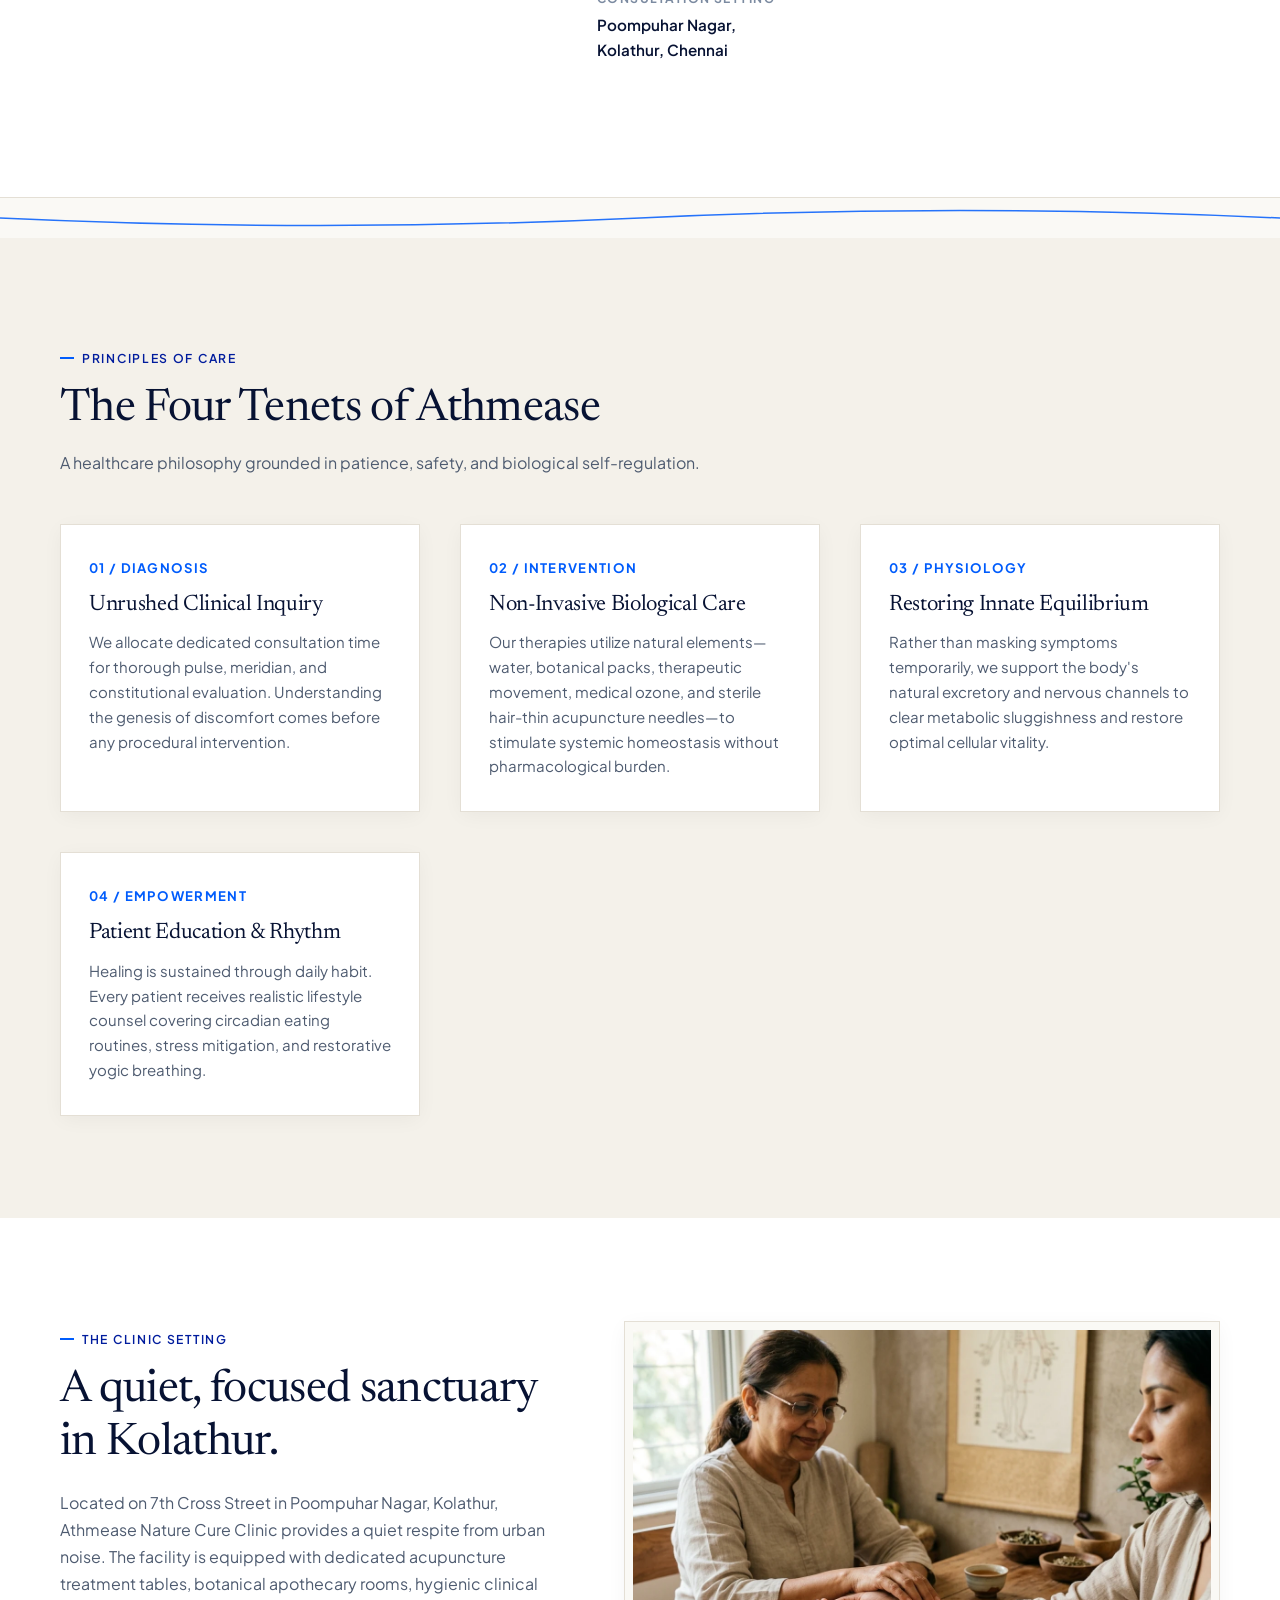
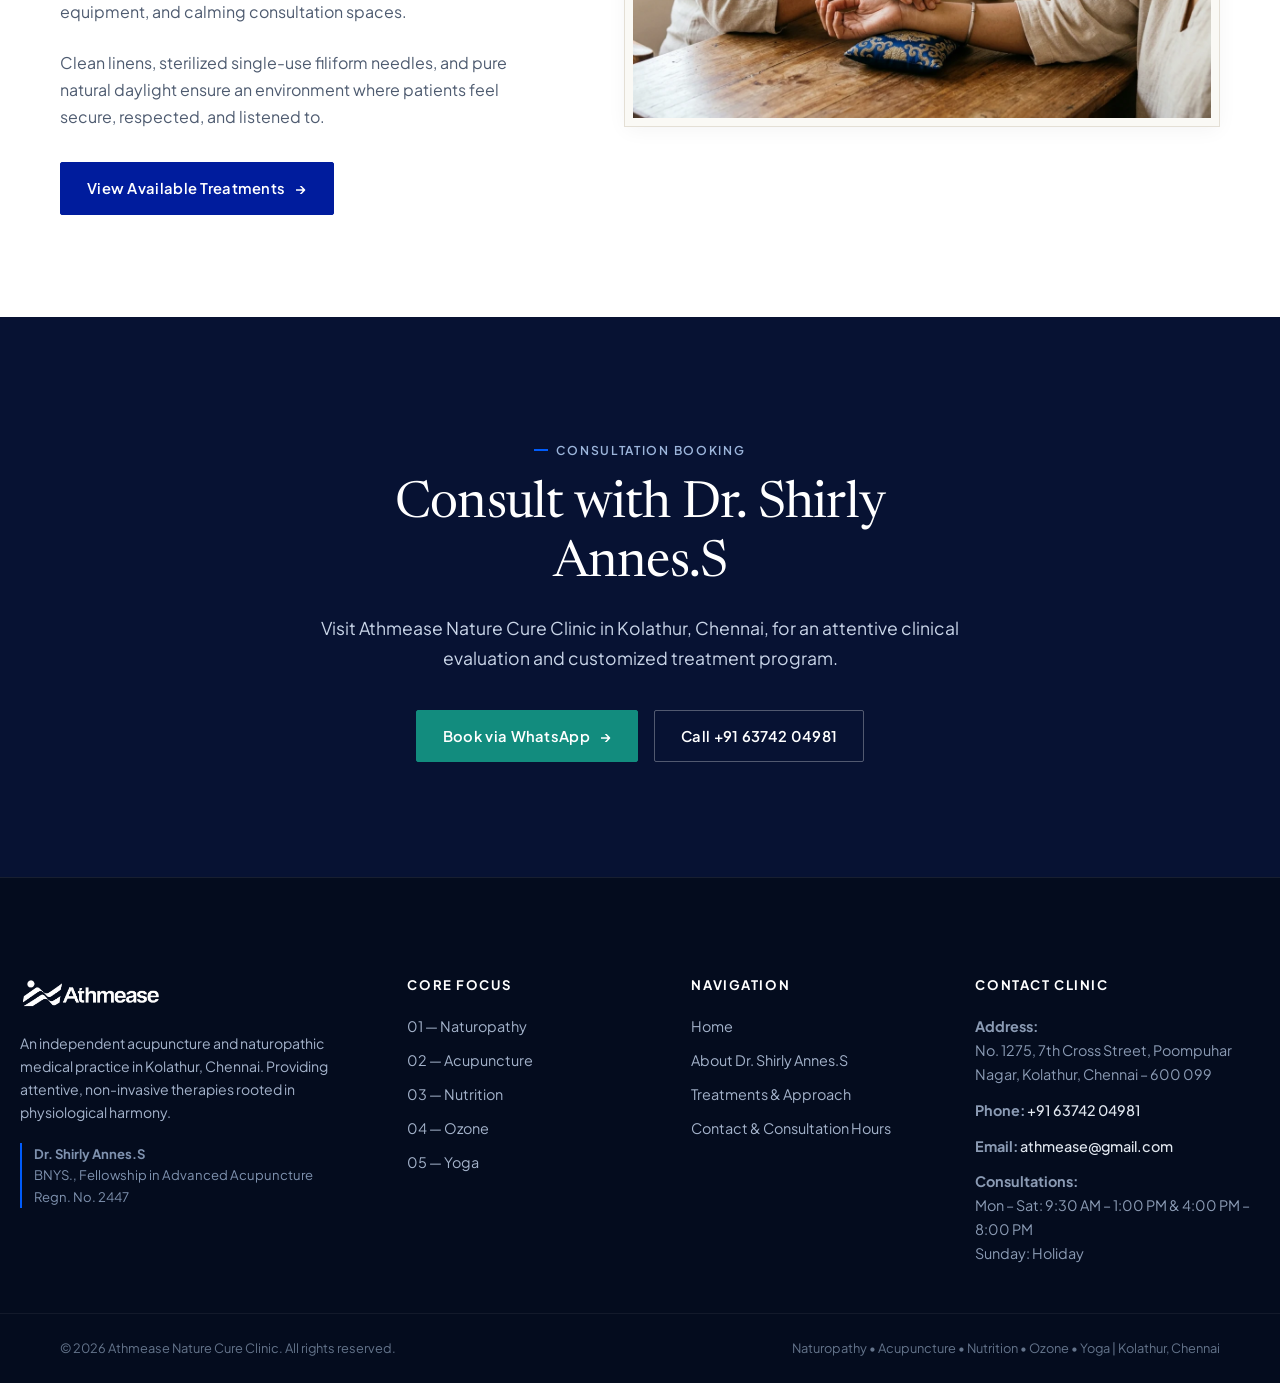
<file: about.html>
<!DOCTYPE html>
<html lang="en">
<head>
  <meta charset="UTF-8">
  <meta name="viewport" content="width=device-width, initial-scale=1.0">
  <title>About Athmease Nature Cure Clinic | Dr. Shirly Annes.S</title>
  <meta name="description" content="Meet Dr. Shirly Annes.S (BNYS., Fellowship in Advanced Acupuncture, Regn. No. 2447) at Athmease Nature Cure Clinic in Kolathur, Chennai. Learn about our clinical philosophy and independent care.">
  <meta name="keywords" content="About Athmease, Dr Shirly Annes S, BNYS Chennai, Acupuncture doctor Kolathur, Naturopathy physician Chennai, Nature Cure Clinic Kolathur">
  <meta name="robots" content="index, follow">
  <link rel="canonical" href="https://athmease.com/about.html">

  <!-- Open Graph -->
  <meta property="og:type" content="profile">
  <meta property="og:title" content="About Athmease Nature Cure Clinic | Dr. Shirly Annes.S">
  <meta property="og:description" content="Independent clinical naturopathy and advanced acupuncture practice in Kolathur, Chennai, led by Dr. Shirly Annes.S.">
  <meta property="og:image" content="assets/images/dr-shirly-annes.webp">
  <meta property="og:url" content="https://athmease.com/about.html">

  <!-- Favicon -->
  <link rel="icon" type="image/png" sizes="32x32" href="assets/images/favicon-32.png">
  <link rel="icon" type="image/png" sizes="64x64" href="assets/images/favicon.png">
  <link rel="apple-touch-icon" sizes="180x180" href="assets/images/apple-touch-icon.png">

  <!-- Stylesheet -->
  <link rel="stylesheet" href="assets/css/main.css">

  <!-- Schema -->
  <script type="application/ld+json">
  {
    "@context": "https://schema.org",
    "@type": "Physician",
    "name": "Dr. Shirly Annes.S",
    "jobTitle": "Chief Medical Officer & Founder",
    "worksFor": {
      "@type": "MedicalBusiness",
      "name": "Athmease Nature Cure Clinic",
      "telephone": "+916374204981",
      "address": {
        "@type": "PostalAddress",
        "streetAddress": "No. 1275, 7th Cross Street, Poompuhar Nagar",
        "addressLocality": "Kolathur, Chennai",
        "addressRegion": "Tamil Nadu",
        "postalCode": "600099",
        "addressCountry": "IN"
      }
    },
    "credential": [
      "BNYS (Bachelor of Naturopathy & Yogic Sciences)",
      "Fellowship in Advanced Acupuncture"
    ],
    "identifier": "Regn. No. 2447"
  }
  </script>
</head>
<body>
  <a href="#main-content" class="skip-link">Skip to main content</a>

  <!-- Physical Signboard Strip -->
  <aside class="signboard-strip" aria-label="Clinic positioning">
    <div class="container signboard-strip-inner">
      <div class="disciplines-list">
        <span class="discipline-item">Naturopathy</span>
        <span class="discipline-dot">•</span>
        <span class="discipline-item">Acupuncture</span>
        <span class="discipline-dot">•</span>
        <span class="discipline-item">Nutrition</span>
        <span class="discipline-dot">•</span>
        <span class="discipline-item">Ozone</span>
        <span class="discipline-dot">•</span>
        <span class="discipline-item">Yoga</span>
      </div>
      <div class="signboard-doctor">
        Dr. Shirly Annes.S <span>BNYS., Fellowship in Advanced Acupuncture (Regn. No. 2447)</span>
      </div>
    </div>
  </aside>

  <!-- Site Header -->
  <header class="site-header" role="banner">
    <div class="container header-container">
      <a href="index.html" class="brand-link" aria-label="Athmease Nature Cure Clinic - Home">
        <img src="assets/images/athmease-logo.webp" alt="Athmease Nature Cure Clinic Logo" class="brand-logo-img" width="180" height="40">
      </a>

      <nav class="desktop-nav" aria-label="Main Navigation">
        <a href="index.html" class="nav-link">Home</a>
        <a href="about.html" class="nav-link is-active" aria-current="page">About</a>
        <a href="treatments.html" class="nav-link">Treatments</a>
        <a href="contact.html" class="nav-link">Contact</a>
      </nav>

      <div class="header-actions">
        <a href="tel:+916374204981" class="header-phone" aria-label="Call clinic at +91 63742 04981">
          <svg width="16" height="16" viewBox="0 0 24 24" fill="none" stroke="currentColor" stroke-width="2" stroke-linecap="round" stroke-linejoin="round" aria-hidden="true"><path d="M22 16.92v3a2 2 0 0 1-2.18 2 19.79 19.79 0 0 1-8.63-3.07 19.5 19.5 0 0 1-6-6 19.79 19.79 0 0 1-3.07-8.67A2 2 0 0 1 4.11 2h3a2 2 0 0 1 2 1.72 12.84 12.84 0 0 0 .7 2.81 2 2 0 0 1-.45 2.11L8.09 9.91a16 16 0 0 0 6 6l1.27-1.27a2 2 0 0 1 2.11-.45 12.84 12.84 0 0 0 2.81.7A2 2 0 0 1 22 16.92z"></path></svg>
          <span>+91 63742 04981</span>
        </a>
        <a href="https://wa.me/916374204981?text=Hello%20I%20would%20like%20to%20book%20a%20consultation%20at%20Athmease%20Nature%20Cure" class="btn btn-primary" target="_blank" rel="noopener noreferrer">
          <span>Book Consultation</span>
          <span class="btn-arrow" aria-hidden="true">→</span>
        </a>
        <button type="button" class="mobile-nav-toggle" aria-label="Open Navigation Menu" aria-expanded="false" aria-controls="mobile-nav-drawer">
          <span></span>
          <span></span>
          <span></span>
        </button>
      </div>
    </div>
  </header>

  <!-- Full-Screen Mobile Navigation -->
  <div class="mobile-drawer" id="mobile-nav-drawer" role="dialog" aria-modal="true" aria-label="Mobile Navigation">
    <div class="mobile-drawer-header">
      <a href="index.html" class="drawer-brand-link" aria-label="Athmease Nature Cure Clinic - Home">
        <img src="assets/images/athmease-logo.webp" alt="Athmease Logo" class="brand-logo-img" width="160" height="36">
      </a>
      <button type="button" class="mobile-drawer-close" aria-label="Close navigation menu">
        <svg width="24" height="24" viewBox="0 0 24 24" fill="none" stroke="currentColor" stroke-width="2.5" stroke-linecap="round" stroke-linejoin="round" aria-hidden="true"><line x1="18" y1="6" x2="6" y2="18"></line><line x1="6" y1="6" x2="18" y2="18"></line></svg>
      </button>
    </div>

    <div class="mobile-drawer-body">
      <nav class="mobile-nav-links" aria-label="Mobile Primary Navigation">
        <a href="index.html" class="mobile-nav-link">
          <span>Home</span>
          <span class="nav-arrow" aria-hidden="true">→</span>
        </a>
        <a href="about.html" class="mobile-nav-link is-active">
          <span>About</span>
          <span class="nav-arrow" aria-hidden="true">→</span>
        </a>
        <a href="treatments.html" class="mobile-nav-link">
          <span>Treatments</span>
          <span class="nav-arrow" aria-hidden="true">→</span>
        </a>
        <a href="contact.html" class="mobile-nav-link">
          <span>Contact</span>
          <span class="nav-arrow" aria-hidden="true">→</span>
        </a>
      </nav>

      <div class="mobile-drawer-clinic-card">
        <div class="drawer-doc-row">
          <img src="assets/images/dr-shirly-annes.webp" alt="Dr. Shirly Annes.S" class="drawer-doc-img" width="44" height="44">
          <div>
            <div class="drawer-doc-name">Dr. Shirly Annes.S</div>
            <div class="drawer-doc-title">BNYS., Fellowship in Advanced Acupuncture</div>
            <div class="drawer-doc-reg">Regn. No. 2447</div>
          </div>
        </div>
        <div class="drawer-meta-item">
          <svg width="15" height="15" viewBox="0 0 24 24" fill="none" stroke="currentColor" stroke-width="2" stroke-linecap="round" stroke-linejoin="round" aria-hidden="true"><circle cx="12" cy="12" r="10"></circle><polyline points="12 6 12 12 16 14"></polyline></svg>
          <span>Mon – Sat: 9:30 AM – 1:00 PM | 4:00 PM – 8:00 PM</span>
        </div>
        <div class="drawer-meta-item">
          <svg width="15" height="15" viewBox="0 0 24 24" fill="none" stroke="currentColor" stroke-width="2" stroke-linecap="round" stroke-linejoin="round" aria-hidden="true"><path d="M21 10c0 7-9 13-9 13s-9-6-9-13a9 9 0 0 1 18 0z"></path><circle cx="12" cy="10" r="3"></circle></svg>
          <span>7th Cross St, Poompuhar Nagar, Kolathur, Chennai</span>
        </div>
      </div>
    </div>

    <div class="mobile-drawer-footer">
      <a href="https://wa.me/916374204981?text=Hello%20I%20would%20like%20to%20book%20a%20consultation%20at%20Athmease%20Nature%20Cure" class="btn btn-whatsapp drawer-action-btn" target="_blank" rel="noopener noreferrer">
        <svg width="18" height="18" viewBox="0 0 24 24" fill="currentColor" aria-hidden="true"><path d="M.057 24l1.687-6.163c-1.041-1.804-1.588-3.849-1.587-5.946.003-6.556 5.338-11.891 11.893-11.891 3.181.001 6.167 1.24 8.413 3.488 2.245 2.248 3.481 5.236 3.48 8.414-.003 6.557-5.338 11.892-11.893 11.892-1.99-.001-3.951-.5-5.688-1.448l-6.305 1.654zm6.597-3.807c1.676.995 3.276 1.591 5.392 1.592 5.448 0 9.886-4.434 9.889-9.885.002-5.462-4.415-9.89-9.881-9.892-5.452 0-9.887 4.434-9.889 9.884-.001 2.225.651 3.891 1.746 5.634l-.999 3.648 3.742-.981z"/></svg>
        <span>WhatsApp Booking</span>
      </a>
      <a href="tel:+916374204981" class="btn btn-secondary drawer-action-btn">
        <svg width="16" height="16" viewBox="0 0 24 24" fill="none" stroke="currentColor" stroke-width="2" stroke-linecap="round" stroke-linejoin="round" aria-hidden="true"><path d="M22 16.92v3a2 2 0 0 1-2.18 2 19.79 19.79 0 0 1-8.63-3.07 19.5 19.5 0 0 1-6-6 19.79 19.79 0 0 1-3.07-8.67A2 2 0 0 1 4.11 2h3a2 2 0 0 1 2 1.72 12.84 12.84 0 0 0 .7 2.81 2 2 0 0 1-.45 2.11L8.09 9.91a16 16 0 0 0 6 6l1.27-1.27a2 2 0 0 1 2.11-.45 12.84 12.84 0 0 0 2.81.7A2 2 0 0 1 22 16.92z"></path></svg>
        <span>Call +91 63742 04981</span>
      </a>
    </div>
  </div>

  <main id="main-content">
    <!-- ABOUT HERO SECTION -->
    <section class="about-hero-section" aria-labelledby="about-page-title">
      <div class="container container-narrow" data-reveal>
        <span class="eyebrow">Practitioner & Clinical Ethos</span>
        <h1 id="about-page-title" class="display-title" style="margin-bottom: 24px;">
          An independent practice centered on <em>attentive diagnostic care.</em>
        </h1>
        <p class="lead-p">
          Athmease Nature Cure Clinic was founded in Kolathur, Chennai, by Dr. Shirly Annes.S to provide an authentic, calm space where individuals receive rigorous, drugless clinical therapy and personalized restorative guidance.
        </p>
      </div>
    </section>

    <!-- DOCTOR EDITORIAL PROFILE COMPOSITION -->
    <section class="section-padding doctor-profile-section" aria-labelledby="doctor-profile-name">
      <div class="container doctor-profile-grid">
        <div class="doctor-portrait-col" data-reveal>
          <div class="doctor-portrait-box">
            <img src="assets/images/dr-shirly-annes.webp" alt="Portrait of Dr. Shirly Annes.S, BNYS, Fellowship in Advanced Acupuncture" class="doctor-portrait-img" width="600" height="750">
          </div>
          <div class="doctor-credentials-card">
            <div class="doctor-reg-num">GOVERNMENT REGISTRATION NUMBER</div>
            <div style="font-weight: 700; font-size: 1.25rem; color: var(--color-primary-dark); margin-top: 4px;">
              Regn. No. 2447
            </div>
          </div>
        </div>

        <div class="doctor-info-col" data-reveal>
          <span class="eyebrow">Medical Director</span>
          <h2 id="doctor-profile-name">Dr. Shirly Annes.S</h2>
          <div class="doctor-qualifications">
            BNYS. (Bachelor of Naturopathy & Yogic Sciences)<br>
            Fellowship in Advanced Acupuncture
          </div>

          <div class="doctor-bio-body">
            <p>
              Dr. Shirly Annes.S is a formally certified practitioner in the classical Indian systems of Naturopathy and Yogic Sciences, having completed the rigorous full-time BNYS medical curriculum. To deepen her clinical efficacy in pain management and neuromuscular rehabilitation, she undertook specialized postgraduate training resulting in a Fellowship in Advanced Acupuncture.
            </p>
            <p>
              In her daily outpatient consultations at Athmease Nature Cure Clinic, Dr. Shirly Annes emphasizes the clinical synergy between precise meridian stimulation and systemic biological detoxification. She approaches health challenges not in isolation, but by examining the patient's digestive rhythm, autonomic nervous balance, structural alignment, and mental clarity.
            </p>
            <p>
              Every treatment plan is tailored individually. Whether addressing chronic musculoskeletal discomfort, digestive sluggishness, hormonal irregularities, or chronic fatigue, the clinical focus remains steadfast: activating the body’s intrinsic healing mechanisms without dependence on synthetic medications.
            </p>
          </div>

          <div class="doctor-meta-grid">
            <div class="doctor-meta-item">
              <div class="meta-label">Primary Degree</div>
              <div class="meta-val">BNYS (Bachelor of Naturopathy & Yogic Sciences)</div>
            </div>
            <div class="doctor-meta-item">
              <div class="meta-label">Specialist Fellowship</div>
              <div class="meta-val">Fellowship in Advanced Acupuncture</div>
            </div>
            <div class="doctor-meta-item">
              <div class="meta-label">Registration</div>
              <div class="meta-val">Regn. No. 2447</div>
            </div>
            <div class="doctor-meta-item">
              <div class="meta-label">Consultation Setting</div>
              <div class="meta-val">Poompuhar Nagar, Kolathur, Chennai</div>
            </div>
          </div>
        </div>
      </div>
    </section>

    <!-- Signboard Wave Motif Accent -->
    <div class="wave-divider" aria-hidden="true">
      <svg viewBox="0 0 1200 40" preserveAspectRatio="none">
        <path class="wave-line-subtle" d="M0,20 Q300,35 600,20 T1200,20" />
      </svg>
    </div>

    <!-- CLINICAL PRINCIPLES SECTION -->
    <section class="section-padding" style="background-color: var(--color-bg-alt);" aria-labelledby="principles-heading">
      <div class="container">
        <div style="max-width: 640px;" data-reveal>
          <span class="eyebrow">Principles of Care</span>
          <h2 id="principles-heading" class="editorial-heading">The Four Tenets of Athmease</h2>
          <p class="body-p" style="margin-top: 12px;">
            A healthcare philosophy grounded in patience, safety, and biological self-regulation.
          </p>
        </div>

        <div class="values-editorial-grid" data-reveal>
          <div class="value-editorial-card">
            <div class="val-num">01 / DIAGNOSIS</div>
            <h3>Unrushed Clinical Inquiry</h3>
            <p>
              We allocate dedicated consultation time for thorough pulse, meridian, and constitutional evaluation. Understanding the genesis of discomfort comes before any procedural intervention.
            </p>
          </div>

          <div class="value-editorial-card">
            <div class="val-num">02 / INTERVENTION</div>
            <h3>Non-Invasive Biological Care</h3>
            <p>
              Our therapies utilize natural elements—water, botanical packs, therapeutic movement, medical ozone, and sterile hair-thin acupuncture needles—to stimulate systemic homeostasis without pharmacological burden.
            </p>
          </div>

          <div class="value-editorial-card">
            <div class="val-num">03 / PHYSIOLOGY</div>
            <h3>Restoring Innate Equilibrium</h3>
            <p>
              Rather than masking symptoms temporarily, we support the body's natural excretory and nervous channels to clear metabolic sluggishness and restore optimal cellular vitality.
            </p>
          </div>

          <div class="value-editorial-card">
            <div class="val-num">04 / EMPOWERMENT</div>
            <h3>Patient Education & Rhythm</h3>
            <p>
              Healing is sustained through daily habit. Every patient receives realistic lifestyle counsel covering circadian eating routines, stress mitigation, and restorative yogic breathing.
            </p>
          </div>
        </div>
      </div>
    </section>

    <!-- CLINICAL SETTING & DOCUMENTARY COMPOSITION -->
    <section class="section-padding" style="background-color: #ffffff;" aria-labelledby="setting-heading">
      <div class="container">
        <div class="intro-grid">
          <div data-reveal>
            <span class="eyebrow">The Clinic Setting</span>
            <h2 id="setting-heading" class="editorial-heading">A quiet, focused sanctuary in Kolathur.</h2>
            <p class="body-p" style="margin-top: 18px; margin-bottom: 24px;">
              Located on 7th Cross Street in Poompuhar Nagar, Kolathur, Athmease Nature Cure Clinic provides a quiet respite from urban noise. The facility is equipped with dedicated acupuncture treatment tables, botanical apothecary rooms, hygienic clinical equipment, and calming consultation spaces.
            </p>
            <p class="body-p" style="margin-bottom: 32px;">
              Clean linens, sterilized single-use filiform needles, and pure natural daylight ensure an environment where patients feel secure, respected, and listened to.
            </p>
            <a href="treatments.html" class="btn btn-primary">
              <span>View Available Treatments</span>
              <span class="btn-arrow" aria-hidden="true">→</span>
            </a>
          </div>

          <div data-reveal>
            <div style="border: 1px solid var(--color-border); padding: 8px; background-color: var(--color-bg); box-shadow: var(--shadow-subtle);">
              <img src="assets/images/clinic-consultation.webp" alt="Pulse diagnosis and meridian evaluation at Athmease Nature Cure Clinic" width="800" height="536" loading="lazy">
            </div>
          </div>
        </div>
      </div>
    </section>

    <!-- FINAL CTA -->
    <section class="final-cta-section" aria-labelledby="about-cta-heading">
      <div class="container final-cta-inner" data-reveal>
        <span class="eyebrow">Consultation Booking</span>
        <h2 id="about-cta-heading">Consult with Dr. Shirly Annes.S</h2>
        <p>
          Visit Athmease Nature Cure Clinic in Kolathur, Chennai, for an attentive clinical evaluation and customized treatment program.
        </p>
        <div class="final-cta-buttons">
          <a href="https://wa.me/916374204981?text=Hello%20I%20would%20like%20to%20book%20a%20consultation%20at%20Athmease%20Nature%20Cure" class="btn btn-whatsapp" target="_blank" rel="noopener noreferrer">
            <span>Book via WhatsApp</span>
            <span class="btn-arrow" aria-hidden="true">→</span>
          </a>
          <a href="tel:+916374204981" class="btn btn-secondary" style="color: #ffffff; border-color: rgba(255,255,255,0.3);">
            <span>Call +91 63742 04981</span>
          </a>
        </div>
      </div>
    </section>
  </main>

  <!-- Site Footer -->
  <footer class="site-footer" role="contentinfo">
    <div class="container footer-main">
      <div class="footer-grid">
        <div class="footer-brand">
          <img src="assets/images/athmease-logo.webp" alt="Athmease Nature Cure Clinic" class="brand-logo-img" width="180" height="40">
          <p>
            An independent acupuncture and naturopathic medical practice in Kolathur, Chennai. Providing attentive, non-invasive therapies rooted in physiological harmony.
          </p>
          <div class="footer-doctor-cred">
            <strong>Dr. Shirly Annes.S</strong><br>
            BNYS., Fellowship in Advanced Acupuncture<br>
            Regn. No. 2447
          </div>
        </div>

        <div class="footer-col">
          <h5>Core Focus</h5>
          <ul class="footer-links">
            <li><a href="treatments.html#naturopathy">01 — Naturopathy</a></li>
            <li><a href="treatments.html#acupuncture">02 — Acupuncture</a></li>
            <li><a href="treatments.html#nutrition">03 — Nutrition</a></li>
            <li><a href="treatments.html#ozone">04 — Ozone</a></li>
            <li><a href="treatments.html#yoga">05 — Yoga</a></li>
          </ul>
        </div>

        <div class="footer-col">
          <h5>Navigation</h5>
          <ul class="footer-links">
            <li><a href="index.html">Home</a></li>
            <li><a href="about.html">About Dr. Shirly Annes.S</a></li>
            <li><a href="treatments.html">Treatments & Approach</a></li>
            <li><a href="contact.html">Contact & Consultation Hours</a></li>
          </ul>
        </div>

        <div class="footer-col">
          <h5>Contact Clinic</h5>
          <ul class="footer-contact-list">
            <li>
              <strong>Address:</strong><br>
              No. 1275, 7th Cross Street, Poompuhar Nagar, Kolathur, Chennai – 600 099
            </li>
            <li>
              <strong>Phone:</strong> <a href="tel:+916374204981">+91 63742 04981</a>
            </li>
            <li>
              <strong>Email:</strong> <a href="mailto:athmease@gmail.com">athmease@gmail.com</a>
            </li>
            <li>
              <strong>Consultations:</strong><br>
              Mon – Sat: 9:30 AM – 1:00 PM & 4:00 PM – 8:00 PM<br>
              Sunday: Holiday
            </li>
          </ul>
        </div>
      </div>
    </div>

    <div class="footer-bottom">
      <div class="container footer-bottom-inner">
        <div>
          &copy; <span id="current-year">2026</span> Athmease Nature Cure Clinic. All rights reserved.
        </div>
        <div>
          Naturopathy • Acupuncture • Nutrition • Ozone • Yoga | Kolathur, Chennai
        </div>
      </div>
    </div>
  </footer>

  <!-- Mobile Persistent Consultation Bar -->
  <aside class="mobile-bottom-bar" aria-label="Quick Consultation Booking">
    <div class="mobile-bottom-inner">
      <a href="tel:+916374204981" class="btn btn-secondary">
        <svg width="15" height="15" viewBox="0 0 24 24" fill="none" stroke="currentColor" stroke-width="2" aria-hidden="true"><path d="M22 16.92v3a2 2 0 0 1-2.18 2 19.79 19.79 0 0 1-8.63-3.07 19.5 19.5 0 0 1-6-6 19.79 19.79 0 0 1-3.07-8.67A2 2 0 0 1 4.11 2h3a2 2 0 0 1 2 1.72 12.84 12.84 0 0 0 .7 2.81 2 2 0 0 1-.45 2.11L8.09 9.91a16 16 0 0 0 6 6l1.27-1.27a2 2 0 0 1 2.11-.45 12.84 12.84 0 0 0 2.81.7A2 2 0 0 1 22 16.92z"></path></svg>
        <span>Call</span>
      </a>
      <a href="https://wa.me/916374204981?text=Hello%20I%20would%20like%20to%20book%20a%20consultation%20at%20Athmease%20Nature%20Cure" class="btn btn-whatsapp" target="_blank" rel="noopener noreferrer">
        <span>WhatsApp</span>
      </a>
    </div>
  </aside>

  <!-- Script -->
  <script src="assets/js/main.js"></script>
</body>
</html>
</file>
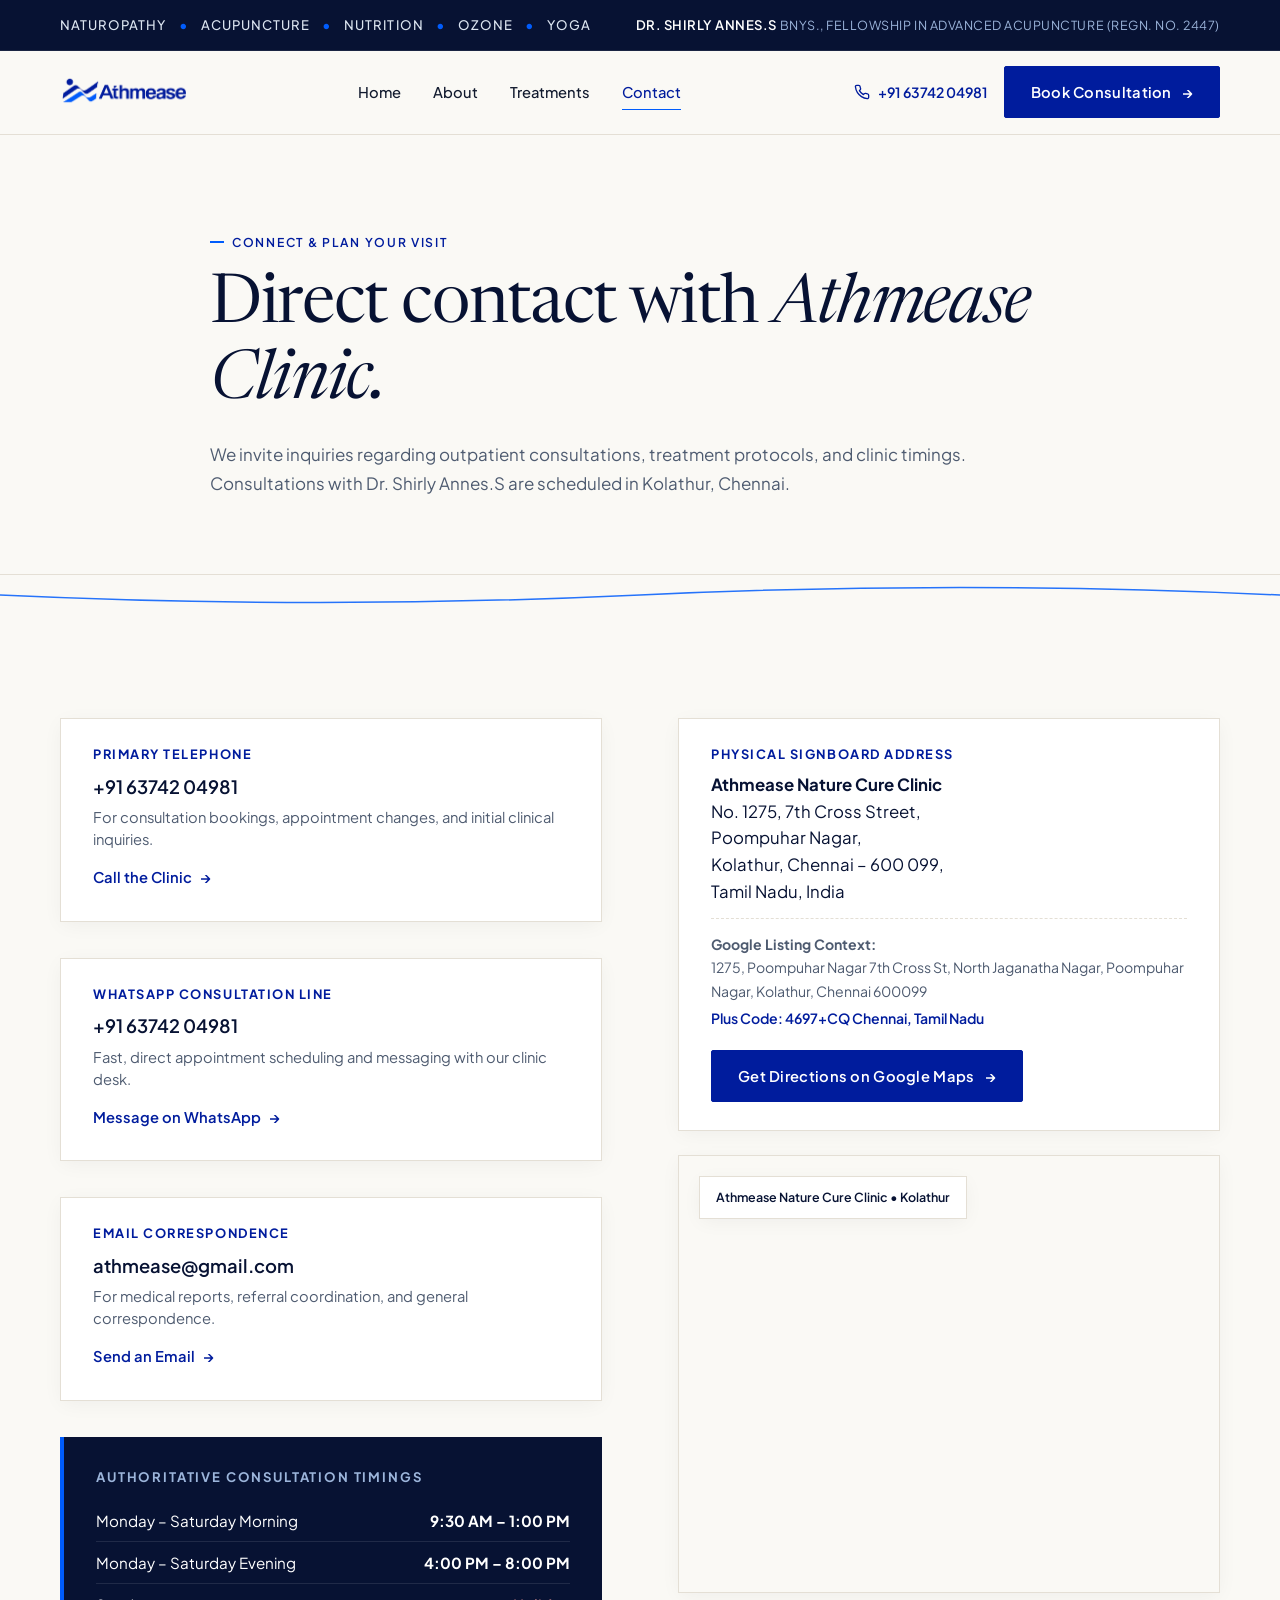
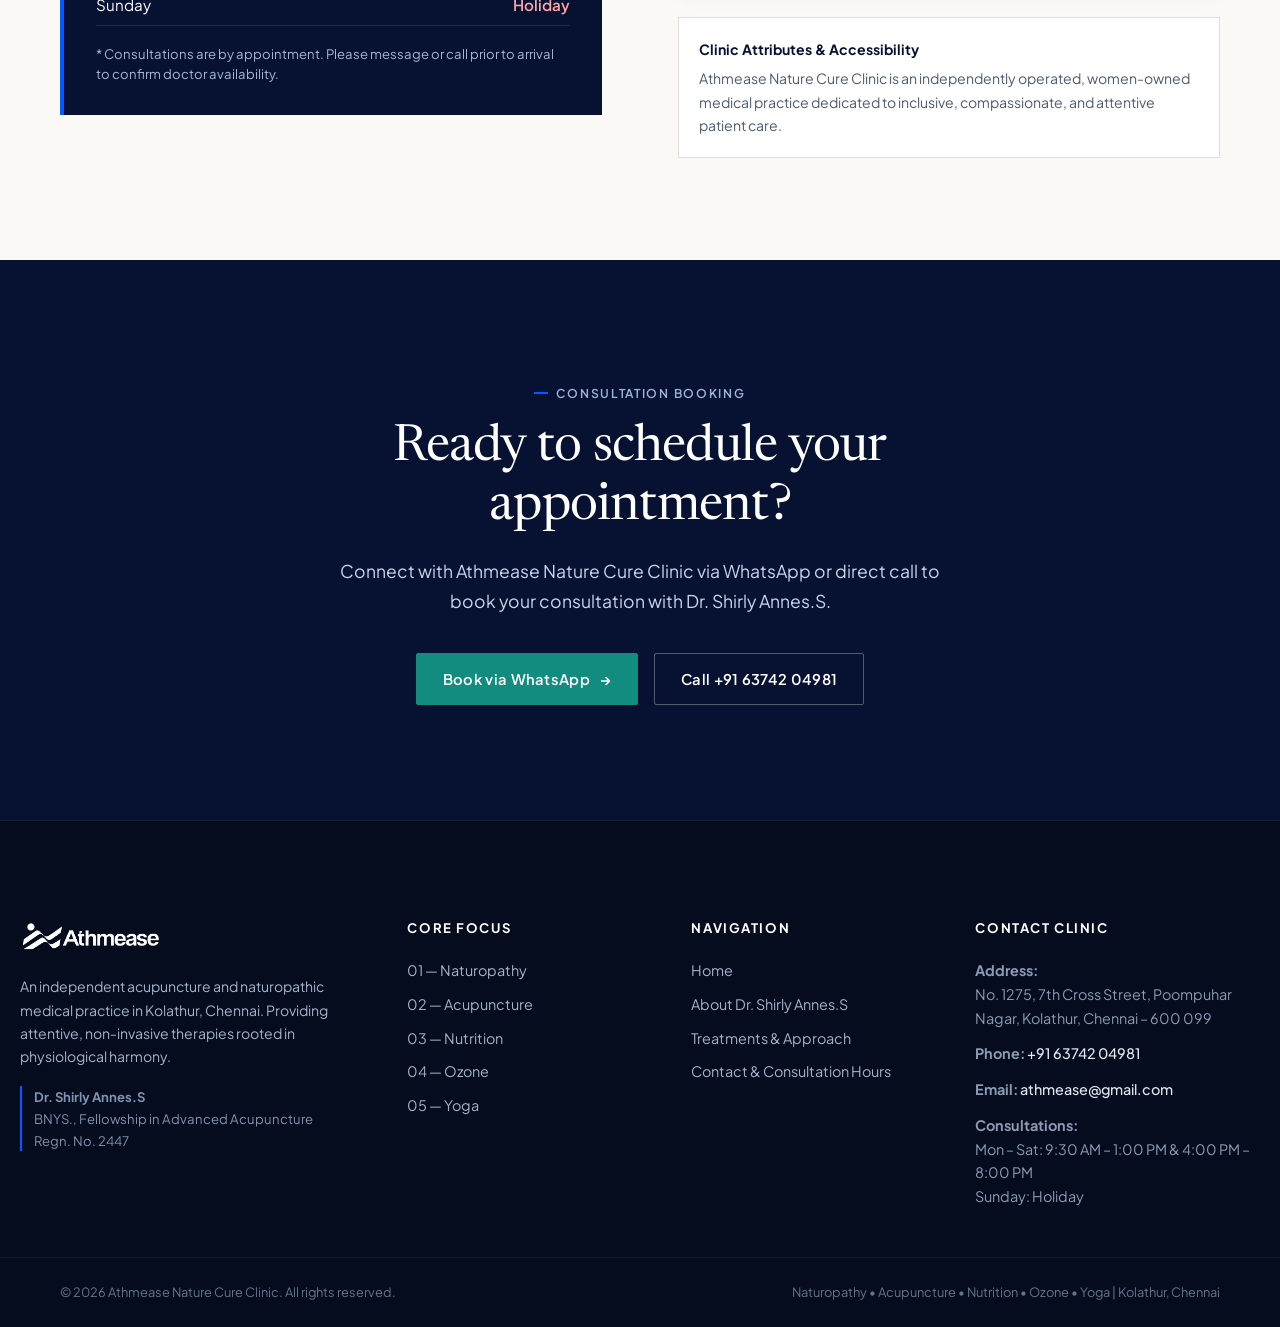
<file: contact.html>
<!DOCTYPE html>
<html lang="en">
<head>
  <meta charset="UTF-8">
  <meta name="viewport" content="width=device-width, initial-scale=1.0">
  <title>Contact Athmease Nature Cure Clinic | Kolathur, Chennai</title>
  <meta name="description" content="Contact Athmease Nature Cure Clinic in Kolathur, Chennai. Call +91 63742 04981 or book via WhatsApp. View clinic address, consultation hours, and directions.">
  <meta name="keywords" content="Contact Athmease, acupuncture clinic Kolathur contact, Dr Shirly Annes contact, nature cure clinic Chennai phone, acupuncture Kolathur directions">
  <meta name="robots" content="index, follow">
  <link rel="canonical" href="https://athmease.com/contact.html">

  <!-- Open Graph -->
  <meta property="og:type" content="website">
  <meta property="og:title" content="Contact Athmease Nature Cure Clinic | Kolathur, Chennai">
  <meta property="og:description" content="Consultation hours, direct phone, WhatsApp booking, and location details for Athmease Nature Cure Clinic in Kolathur, Chennai.">
  <meta property="og:image" content="assets/images/athmease-logo.webp">
  <meta property="og:url" content="https://athmease.com/contact.html">

  <!-- Favicon -->
  <link rel="icon" type="image/png" sizes="32x32" href="assets/images/favicon-32.png">
  <link rel="icon" type="image/png" sizes="64x64" href="assets/images/favicon.png">
  <link rel="apple-touch-icon" sizes="180x180" href="assets/images/apple-touch-icon.png">

  <!-- Stylesheet -->
  <link rel="stylesheet" href="assets/css/main.css">

  <!-- Schema -->
  <script type="application/ld+json">
  {
    "@context": "https://schema.org",
    "@type": "MedicalClinic",
    "name": "Athmease Nature Cure Clinic",
    "telephone": "+916374204981",
    "email": "athmease@gmail.com",
    "url": "https://athmease.com/contact.html",
    "address": {
      "@type": "PostalAddress",
      "streetAddress": "No. 1275, 7th Cross Street, Poompuhar Nagar",
      "addressLocality": "Kolathur, Chennai",
      "addressRegion": "Tamil Nadu",
      "postalCode": "600099",
      "addressCountry": "IN"
    },
    "geo": {
      "@type": "GeoCoordinates",
      "latitude": 13.1235,
      "longitude": 80.2078
    },
    "openingHoursSpecification": [
      {
        "@type": "OpeningHoursSpecification",
        "dayOfWeek": ["Monday", "Tuesday", "Wednesday", "Thursday", "Friday", "Saturday"],
        "opens": "09:30",
        "closes": "13:00"
      },
      {
        "@type": "OpeningHoursSpecification",
        "dayOfWeek": ["Monday", "Tuesday", "Wednesday", "Thursday", "Friday", "Saturday"],
        "opens": "16:00",
        "closes": "20:00"
      }
    ]
  }
  </script>
</head>
<body>
  <a href="#main-content" class="skip-link">Skip to main content</a>

  <!-- Physical Signboard Strip -->
  <aside class="signboard-strip" aria-label="Clinic positioning">
    <div class="container signboard-strip-inner">
      <div class="disciplines-list">
        <span class="discipline-item">Naturopathy</span>
        <span class="discipline-dot">•</span>
        <span class="discipline-item">Acupuncture</span>
        <span class="discipline-dot">•</span>
        <span class="discipline-item">Nutrition</span>
        <span class="discipline-dot">•</span>
        <span class="discipline-item">Ozone</span>
        <span class="discipline-dot">•</span>
        <span class="discipline-item">Yoga</span>
      </div>
      <div class="signboard-doctor">
        Dr. Shirly Annes.S <span>BNYS., Fellowship in Advanced Acupuncture (Regn. No. 2447)</span>
      </div>
    </div>
  </aside>

  <!-- Site Header -->
  <header class="site-header" role="banner">
    <div class="container header-container">
      <a href="index.html" class="brand-link" aria-label="Athmease Nature Cure Clinic - Home">
        <img src="assets/images/athmease-logo.webp" alt="Athmease Nature Cure Clinic Logo" class="brand-logo-img" width="180" height="40">
      </a>

      <nav class="desktop-nav" aria-label="Main Navigation">
        <a href="index.html" class="nav-link">Home</a>
        <a href="about.html" class="nav-link">About</a>
        <a href="treatments.html" class="nav-link">Treatments</a>
        <a href="contact.html" class="nav-link is-active" aria-current="page">Contact</a>
      </nav>

      <div class="header-actions">
        <a href="tel:+916374204981" class="header-phone" aria-label="Call clinic at +91 63742 04981">
          <svg width="16" height="16" viewBox="0 0 24 24" fill="none" stroke="currentColor" stroke-width="2" stroke-linecap="round" stroke-linejoin="round" aria-hidden="true"><path d="M22 16.92v3a2 2 0 0 1-2.18 2 19.79 19.79 0 0 1-8.63-3.07 19.5 19.5 0 0 1-6-6 19.79 19.79 0 0 1-3.07-8.67A2 2 0 0 1 4.11 2h3a2 2 0 0 1 2 1.72 12.84 12.84 0 0 0 .7 2.81 2 2 0 0 1-.45 2.11L8.09 9.91a16 16 0 0 0 6 6l1.27-1.27a2 2 0 0 1 2.11-.45 12.84 12.84 0 0 0 2.81.7A2 2 0 0 1 22 16.92z"></path></svg>
          <span>+91 63742 04981</span>
        </a>
        <a href="https://wa.me/916374204981?text=Hello%20I%20would%20like%20to%20book%20a%20consultation%20at%20Athmease%20Nature%20Cure" class="btn btn-primary" target="_blank" rel="noopener noreferrer">
          <span>Book Consultation</span>
          <span class="btn-arrow" aria-hidden="true">→</span>
        </a>
        <button type="button" class="mobile-nav-toggle" aria-label="Open Navigation Menu" aria-expanded="false" aria-controls="mobile-nav-drawer">
          <span></span>
          <span></span>
          <span></span>
        </button>
      </div>
    </div>
  </header>

  <!-- Full-Screen Mobile Navigation -->
  <div class="mobile-drawer" id="mobile-nav-drawer" role="dialog" aria-modal="true" aria-label="Mobile Navigation">
    <div class="mobile-drawer-header">
      <a href="index.html" class="drawer-brand-link" aria-label="Athmease Nature Cure Clinic - Home">
        <img src="assets/images/athmease-logo.webp" alt="Athmease Logo" class="brand-logo-img" width="160" height="36">
      </a>
      <button type="button" class="mobile-drawer-close" aria-label="Close navigation menu">
        <svg width="24" height="24" viewBox="0 0 24 24" fill="none" stroke="currentColor" stroke-width="2.5" stroke-linecap="round" stroke-linejoin="round" aria-hidden="true"><line x1="18" y1="6" x2="6" y2="18"></line><line x1="6" y1="6" x2="18" y2="18"></line></svg>
      </button>
    </div>

    <div class="mobile-drawer-body">
      <nav class="mobile-nav-links" aria-label="Mobile Primary Navigation">
        <a href="index.html" class="mobile-nav-link">
          <span>Home</span>
          <span class="nav-arrow" aria-hidden="true">→</span>
        </a>
        <a href="about.html" class="mobile-nav-link">
          <span>About</span>
          <span class="nav-arrow" aria-hidden="true">→</span>
        </a>
        <a href="treatments.html" class="mobile-nav-link">
          <span>Treatments</span>
          <span class="nav-arrow" aria-hidden="true">→</span>
        </a>
        <a href="contact.html" class="mobile-nav-link is-active">
          <span>Contact</span>
          <span class="nav-arrow" aria-hidden="true">→</span>
        </a>
      </nav>

      <div class="mobile-drawer-clinic-card">
        <div class="drawer-doc-row">
          <img src="assets/images/dr-shirly-annes.webp" alt="Dr. Shirly Annes.S" class="drawer-doc-img" width="44" height="44">
          <div>
            <div class="drawer-doc-name">Dr. Shirly Annes.S</div>
            <div class="drawer-doc-title">BNYS., Fellowship in Advanced Acupuncture</div>
            <div class="drawer-doc-reg">Regn. No. 2447</div>
          </div>
        </div>
        <div class="drawer-meta-item">
          <svg width="15" height="15" viewBox="0 0 24 24" fill="none" stroke="currentColor" stroke-width="2" stroke-linecap="round" stroke-linejoin="round" aria-hidden="true"><circle cx="12" cy="12" r="10"></circle><polyline points="12 6 12 12 16 14"></polyline></svg>
          <span>Mon – Sat: 9:30 AM – 1:00 PM | 4:00 PM – 8:00 PM</span>
        </div>
        <div class="drawer-meta-item">
          <svg width="15" height="15" viewBox="0 0 24 24" fill="none" stroke="currentColor" stroke-width="2" stroke-linecap="round" stroke-linejoin="round" aria-hidden="true"><path d="M21 10c0 7-9 13-9 13s-9-6-9-13a9 9 0 0 1 18 0z"></path><circle cx="12" cy="10" r="3"></circle></svg>
          <span>7th Cross St, Poompuhar Nagar, Kolathur, Chennai</span>
        </div>
      </div>
    </div>

    <div class="mobile-drawer-footer">
      <a href="https://wa.me/916374204981?text=Hello%20I%20would%20like%20to%20book%20a%20consultation%20at%20Athmease%20Nature%20Cure" class="btn btn-whatsapp drawer-action-btn" target="_blank" rel="noopener noreferrer">
        <svg width="18" height="18" viewBox="0 0 24 24" fill="currentColor" aria-hidden="true"><path d="M.057 24l1.687-6.163c-1.041-1.804-1.588-3.849-1.587-5.946.003-6.556 5.338-11.891 11.893-11.891 3.181.001 6.167 1.24 8.413 3.488 2.245 2.248 3.481 5.236 3.48 8.414-.003 6.557-5.338 11.892-11.893 11.892-1.99-.001-3.951-.5-5.688-1.448l-6.305 1.654zm6.597-3.807c1.676.995 3.276 1.591 5.392 1.592 5.448 0 9.886-4.434 9.889-9.885.002-5.462-4.415-9.89-9.881-9.892-5.452 0-9.887 4.434-9.889 9.884-.001 2.225.651 3.891 1.746 5.634l-.999 3.648 3.742-.981z"/></svg>
        <span>WhatsApp Booking</span>
      </a>
      <a href="tel:+916374204981" class="btn btn-secondary drawer-action-btn">
        <svg width="16" height="16" viewBox="0 0 24 24" fill="none" stroke="currentColor" stroke-width="2" stroke-linecap="round" stroke-linejoin="round" aria-hidden="true"><path d="M22 16.92v3a2 2 0 0 1-2.18 2 19.79 19.79 0 0 1-8.63-3.07 19.5 19.5 0 0 1-6-6 19.79 19.79 0 0 1-3.07-8.67A2 2 0 0 1 4.11 2h3a2 2 0 0 1 2 1.72 12.84 12.84 0 0 0 .7 2.81 2 2 0 0 1-.45 2.11L8.09 9.91a16 16 0 0 0 6 6l1.27-1.27a2 2 0 0 1 2.11-.45 12.84 12.84 0 0 0 2.81.7A2 2 0 0 1 22 16.92z"></path></svg>
        <span>Call +91 63742 04981</span>
      </a>
    </div>
  </div>

  <main id="main-content">
    <!-- CONTACT HERO SECTION -->
    <section class="contact-hero-section" aria-labelledby="contact-heading">
      <div class="container container-narrow" data-reveal>
        <span class="eyebrow">Connect & Plan Your Visit</span>
        <h1 id="contact-heading" class="display-title" style="margin-bottom: 20px;">
          Direct contact with <em>Athmease Clinic.</em>
        </h1>
        <p class="lead-p">
          We invite inquiries regarding outpatient consultations, treatment protocols, and clinic timings. Consultations with Dr. Shirly Annes.S are scheduled in Kolathur, Chennai.
        </p>
      </div>
    </section>

    <!-- Signboard Wave Motif Accent -->
    <div class="wave-divider" aria-hidden="true">
      <svg viewBox="0 0 1200 40" preserveAspectRatio="none">
        <path class="wave-line-subtle" d="M0,20 Q300,35 600,20 T1200,20" />
      </svg>
    </div>

    <!-- PRIMARY CONTACT GRID -->
    <section class="section-padding" style="background-color: var(--color-bg);" aria-labelledby="contact-details-heading">
      <div class="container contact-layout-grid">
        <!-- Details Column -->
        <div class="contact-info-col" data-reveal>
          <div class="contact-card-item">
            <h4>Primary Telephone</h4>
            <a href="tel:+916374204981" class="item-value" aria-label="Call +91 63742 04981">+91 63742 04981</a>
            <p>For consultation bookings, appointment changes, and initial clinical inquiries.</p>
            <div style="margin-top: 14px;">
              <a href="tel:+916374204981" class="link-editorial">Call the Clinic <span class="btn-arrow">→</span></a>
            </div>
          </div>

          <div class="contact-card-item">
            <h4>WhatsApp Consultation Line</h4>
            <a href="https://wa.me/916374204981?text=Hello%20I%20would%20like%20to%20book%20a%20consultation%20at%20Athmease%20Nature%20Cure" class="item-value" target="_blank" rel="noopener noreferrer">+91 63742 04981</a>
            <p>Fast, direct appointment scheduling and messaging with our clinic desk.</p>
            <div style="margin-top: 14px;">
              <a href="https://wa.me/916374204981?text=Hello%20I%20would%20like%20to%20book%20a%20consultation%20at%20Athmease%20Nature%20Cure" class="link-editorial" target="_blank" rel="noopener noreferrer">Message on WhatsApp <span class="btn-arrow">→</span></a>
            </div>
          </div>

          <div class="contact-card-item">
            <h4>Email Correspondence</h4>
            <a href="mailto:athmease@gmail.com" class="item-value">athmease@gmail.com</a>
            <p>For medical reports, referral coordination, and general correspondence.</p>
            <div style="margin-top: 14px;">
              <a href="mailto:athmease@gmail.com" class="link-editorial">Send an Email <span class="btn-arrow">→</span></a>
            </div>
          </div>

          <!-- Consultation Hours Card -->
          <div class="contact-hours-card">
            <h4>Authoritative Consultation Timings</h4>
            <div class="hours-line">
              <span>Monday – Saturday Morning</span>
              <strong>9:30 AM – 1:00 PM</strong>
            </div>
            <div class="hours-line">
              <span>Monday – Saturday Evening</span>
              <strong>4:00 PM – 8:00 PM</strong>
            </div>
            <div class="hours-line">
              <span>Sunday</span>
              <span class="sun-holiday">Holiday</span>
            </div>
            <div style="margin-top: 18px; font-size: 0.82rem; color: #a4b7d4; line-height: 1.5;">
              * Consultations are by appointment. Please message or call prior to arrival to confirm doctor availability.
            </div>
          </div>
        </div>

        <!-- Location & Map Column -->
        <div class="contact-location-col" data-reveal>
          <div class="contact-card-item" style="margin-bottom: 24px;">
            <h4>Physical Signboard Address</h4>
            <address style="font-style: normal; font-size: 1.05rem; line-height: 1.6; color: var(--color-primary-dark); margin-bottom: 12px;">
              <strong>Athmease Nature Cure Clinic</strong><br>
              No. 1275, 7th Cross Street,<br>
              Poompuhar Nagar,<br>
              Kolathur, Chennai – 600 099,<br>
              Tamil Nadu, India
            </address>

            <div style="padding-top: 14px; border-top: 1px dashed var(--color-border); font-size: 0.88rem; color: var(--color-text-muted);">
              <strong>Google Listing Context:</strong><br>
              1275, Poompuhar Nagar 7th Cross St, North Jaganatha Nagar, Poompuhar Nagar, Kolathur, Chennai 600099<br>
              <span style="display: inline-block; margin-top: 4px; font-weight: 600; color: var(--color-primary);">Plus Code: 4697+CQ Chennai, Tamil Nadu</span>
            </div>

            <div style="margin-top: 20px;">
              <a href="https://maps.google.com/?q=Athmease+Nature+Cure+Clinic+Kolathur+Chennai" class="btn btn-primary" target="_blank" rel="noopener noreferrer">
                <span>Get Directions on Google Maps</span>
                <span class="btn-arrow" aria-hidden="true">→</span>
              </a>
            </div>
          </div>

          <div class="map-embed-wrapper">
            <div class="map-badge-overlay">Athmease Nature Cure Clinic • Kolathur</div>
            <iframe 
              src="https://www.google.com/maps/embed?pb=!1m18!1m12!1m3!1d3885.6738981240375!2d80.2052445!3d13.1235125!2m3!1f0!2f0!3f0!3m2!1i1024!2i768!4f13.1!3m3!1m2!1s0x3a5265487739504f%3A0xe5f9927909386d4b!2s1275%2C%20Poompuhar%20Nagar%207th%20Cross%20St%2C%20North%20Jaganatha%20Nagar%2C%20Poompuhar%20Nagar%2C%20Kolathur%2C%20Chennai%2C%20Tamil%20Nadu%20600099!5e0!3m2!1sen!2sin!4v1700000000000!5m2!1sen!2sin" 
              title="Interactive Google Map showing Athmease Nature Cure Clinic in Kolathur, Chennai" 
              loading="lazy" 
              referrerpolicy="no-referrer-when-downgrade">
            </iframe>
          </div>

          <div style="margin-top: 24px; padding: 20px; background-color: #ffffff; border: 1px solid var(--color-border); font-size: 0.88rem; color: var(--color-text-muted);">
            <div style="font-weight: 700; color: var(--color-primary-dark); margin-bottom: 6px;">Clinic Attributes & Accessibility</div>
            <div>Athmease Nature Cure Clinic is an independently operated, women-owned medical practice dedicated to inclusive, compassionate, and attentive patient care.</div>
          </div>
        </div>
      </div>
    </section>

    <!-- FINAL CTA -->
    <section class="final-cta-section" aria-labelledby="contact-cta-heading">
      <div class="container final-cta-inner" data-reveal>
        <span class="eyebrow">Consultation Booking</span>
        <h2 id="contact-cta-heading">Ready to schedule your appointment?</h2>
        <p>
          Connect with Athmease Nature Cure Clinic via WhatsApp or direct call to book your consultation with Dr. Shirly Annes.S.
        </p>
        <div class="final-cta-buttons">
          <a href="https://wa.me/916374204981?text=Hello%20I%20would%20like%20to%20book%20a%20consultation%20at%20Athmease%20Nature%20Cure" class="btn btn-whatsapp" target="_blank" rel="noopener noreferrer">
            <span>Book via WhatsApp</span>
            <span class="btn-arrow" aria-hidden="true">→</span>
          </a>
          <a href="tel:+916374204981" class="btn btn-secondary" style="color: #ffffff; border-color: rgba(255,255,255,0.3);">
            <span>Call +91 63742 04981</span>
          </a>
        </div>
      </div>
    </section>
  </main>

  <!-- Site Footer -->
  <footer class="site-footer" role="contentinfo">
    <div class="container footer-main">
      <div class="footer-grid">
        <div class="footer-brand">
          <img src="assets/images/athmease-logo.webp" alt="Athmease Nature Cure Clinic" class="brand-logo-img" width="180" height="40">
          <p>
            An independent acupuncture and naturopathic medical practice in Kolathur, Chennai. Providing attentive, non-invasive therapies rooted in physiological harmony.
          </p>
          <div class="footer-doctor-cred">
            <strong>Dr. Shirly Annes.S</strong><br>
            BNYS., Fellowship in Advanced Acupuncture<br>
            Regn. No. 2447
          </div>
        </div>

        <div class="footer-col">
          <h5>Core Focus</h5>
          <ul class="footer-links">
            <li><a href="treatments.html#naturopathy">01 — Naturopathy</a></li>
            <li><a href="treatments.html#acupuncture">02 — Acupuncture</a></li>
            <li><a href="treatments.html#nutrition">03 — Nutrition</a></li>
            <li><a href="treatments.html#ozone">04 — Ozone</a></li>
            <li><a href="treatments.html#yoga">05 — Yoga</a></li>
          </ul>
        </div>

        <div class="footer-col">
          <h5>Navigation</h5>
          <ul class="footer-links">
            <li><a href="index.html">Home</a></li>
            <li><a href="about.html">About Dr. Shirly Annes.S</a></li>
            <li><a href="treatments.html">Treatments & Approach</a></li>
            <li><a href="contact.html">Contact & Consultation Hours</a></li>
          </ul>
        </div>

        <div class="footer-col">
          <h5>Contact Clinic</h5>
          <ul class="footer-contact-list">
            <li>
              <strong>Address:</strong><br>
              No. 1275, 7th Cross Street, Poompuhar Nagar, Kolathur, Chennai – 600 099
            </li>
            <li>
              <strong>Phone:</strong> <a href="tel:+916374204981">+91 63742 04981</a>
            </li>
            <li>
              <strong>Email:</strong> <a href="mailto:athmease@gmail.com">athmease@gmail.com</a>
            </li>
            <li>
              <strong>Consultations:</strong><br>
              Mon – Sat: 9:30 AM – 1:00 PM & 4:00 PM – 8:00 PM<br>
              Sunday: Holiday
            </li>
          </ul>
        </div>
      </div>
    </div>

    <div class="footer-bottom">
      <div class="container footer-bottom-inner">
        <div>
          &copy; <span id="current-year">2026</span> Athmease Nature Cure Clinic. All rights reserved.
        </div>
        <div>
          Naturopathy • Acupuncture • Nutrition • Ozone • Yoga | Kolathur, Chennai
        </div>
      </div>
    </div>
  </footer>

  <!-- Mobile Persistent Bar -->
  <aside class="mobile-bottom-bar" aria-label="Quick Consultation Booking">
    <div class="mobile-bottom-inner">
      <a href="tel:+916374204981" class="btn btn-secondary">
        <svg width="15" height="15" viewBox="0 0 24 24" fill="none" stroke="currentColor" stroke-width="2" aria-hidden="true"><path d="M22 16.92v3a2 2 0 0 1-2.18 2 19.79 19.79 0 0 1-8.63-3.07 19.5 19.5 0 0 1-6-6 19.79 19.79 0 0 1-3.07-8.67A2 2 0 0 1 4.11 2h3a2 2 0 0 1 2 1.72 12.84 12.84 0 0 0 .7 2.81 2 2 0 0 1-.45 2.11L8.09 9.91a16 16 0 0 0 6 6l1.27-1.27a2 2 0 0 1 2.11-.45 12.84 12.84 0 0 0 2.81.7A2 2 0 0 1 22 16.92z"></path></svg>
        <span>Call</span>
      </a>
      <a href="https://wa.me/916374204981?text=Hello%20I%20would%20like%20to%20book%20a%20consultation%20at%20Athmease%20Nature%20Cure" class="btn btn-whatsapp" target="_blank" rel="noopener noreferrer">
        <span>WhatsApp</span>
      </a>
    </div>
  </aside>

  <!-- Script -->
  <script src="assets/js/main.js"></script>
</body>
</html>
</file>
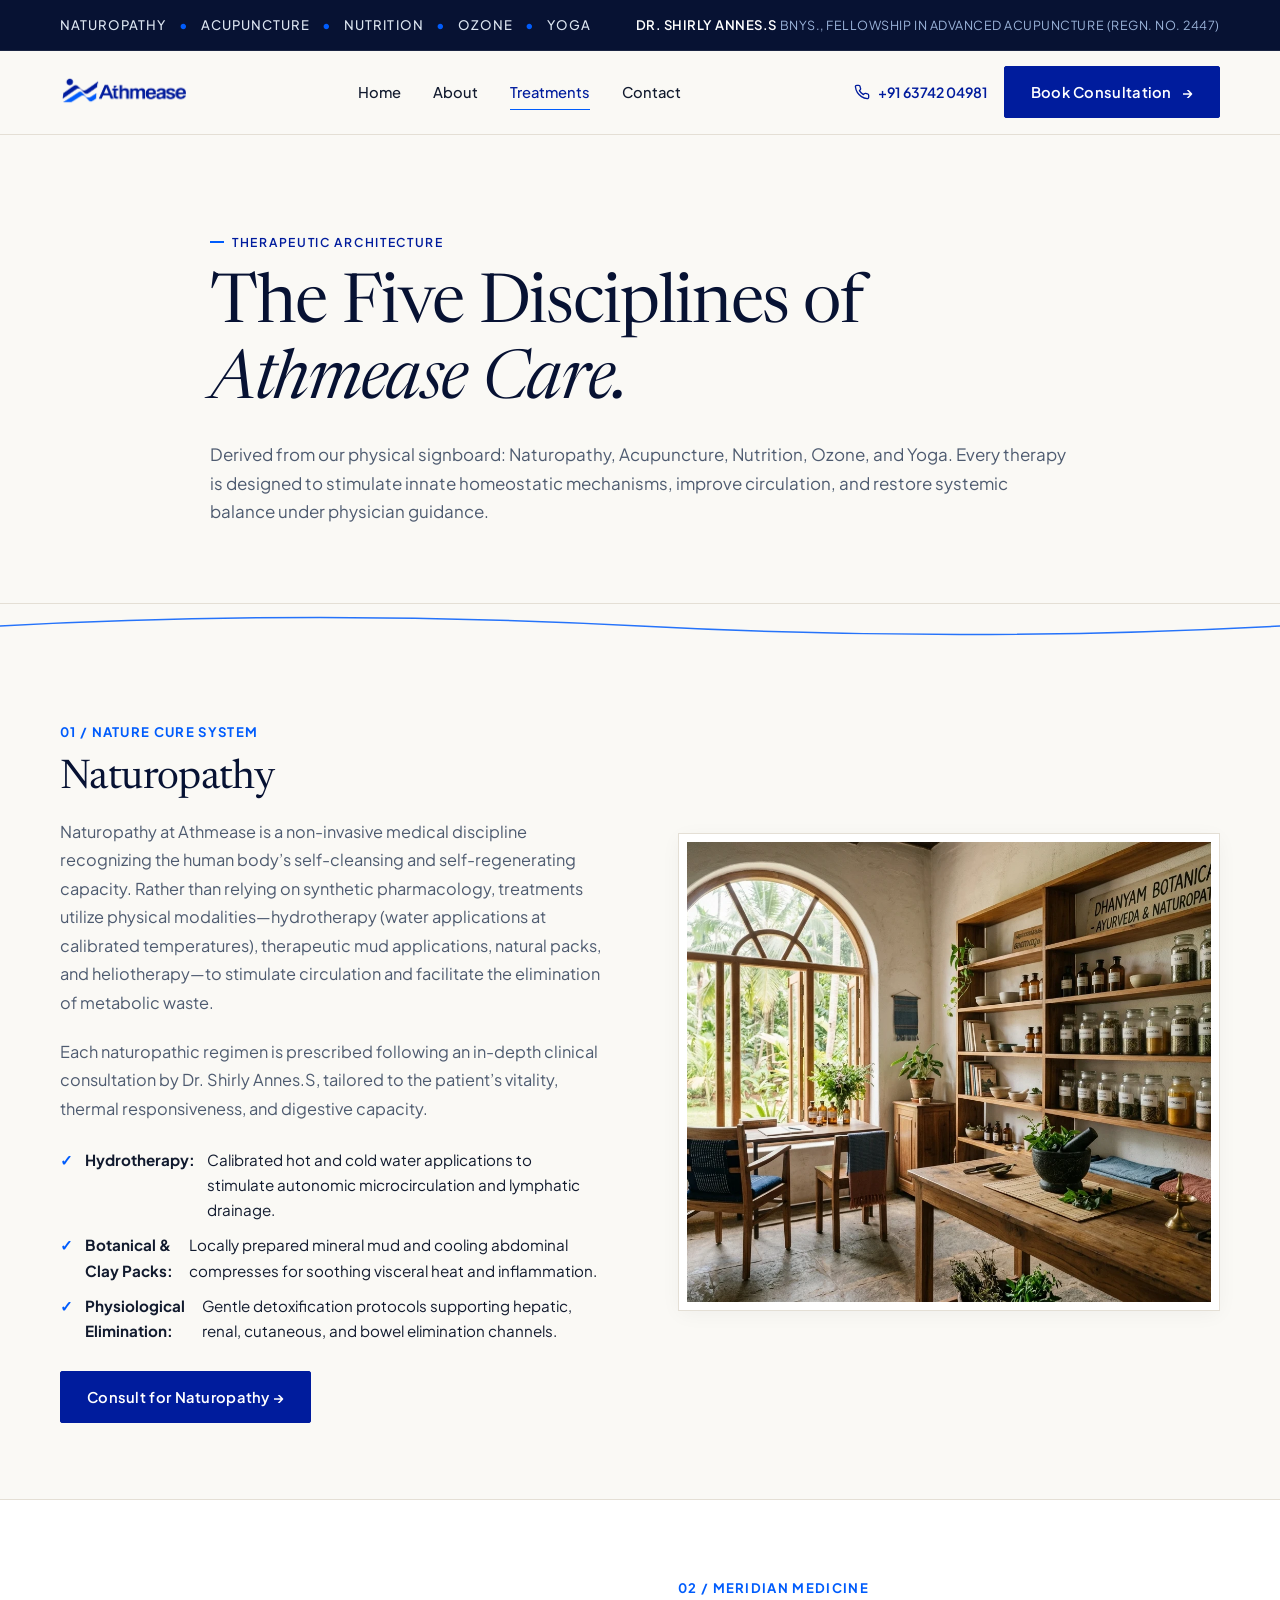
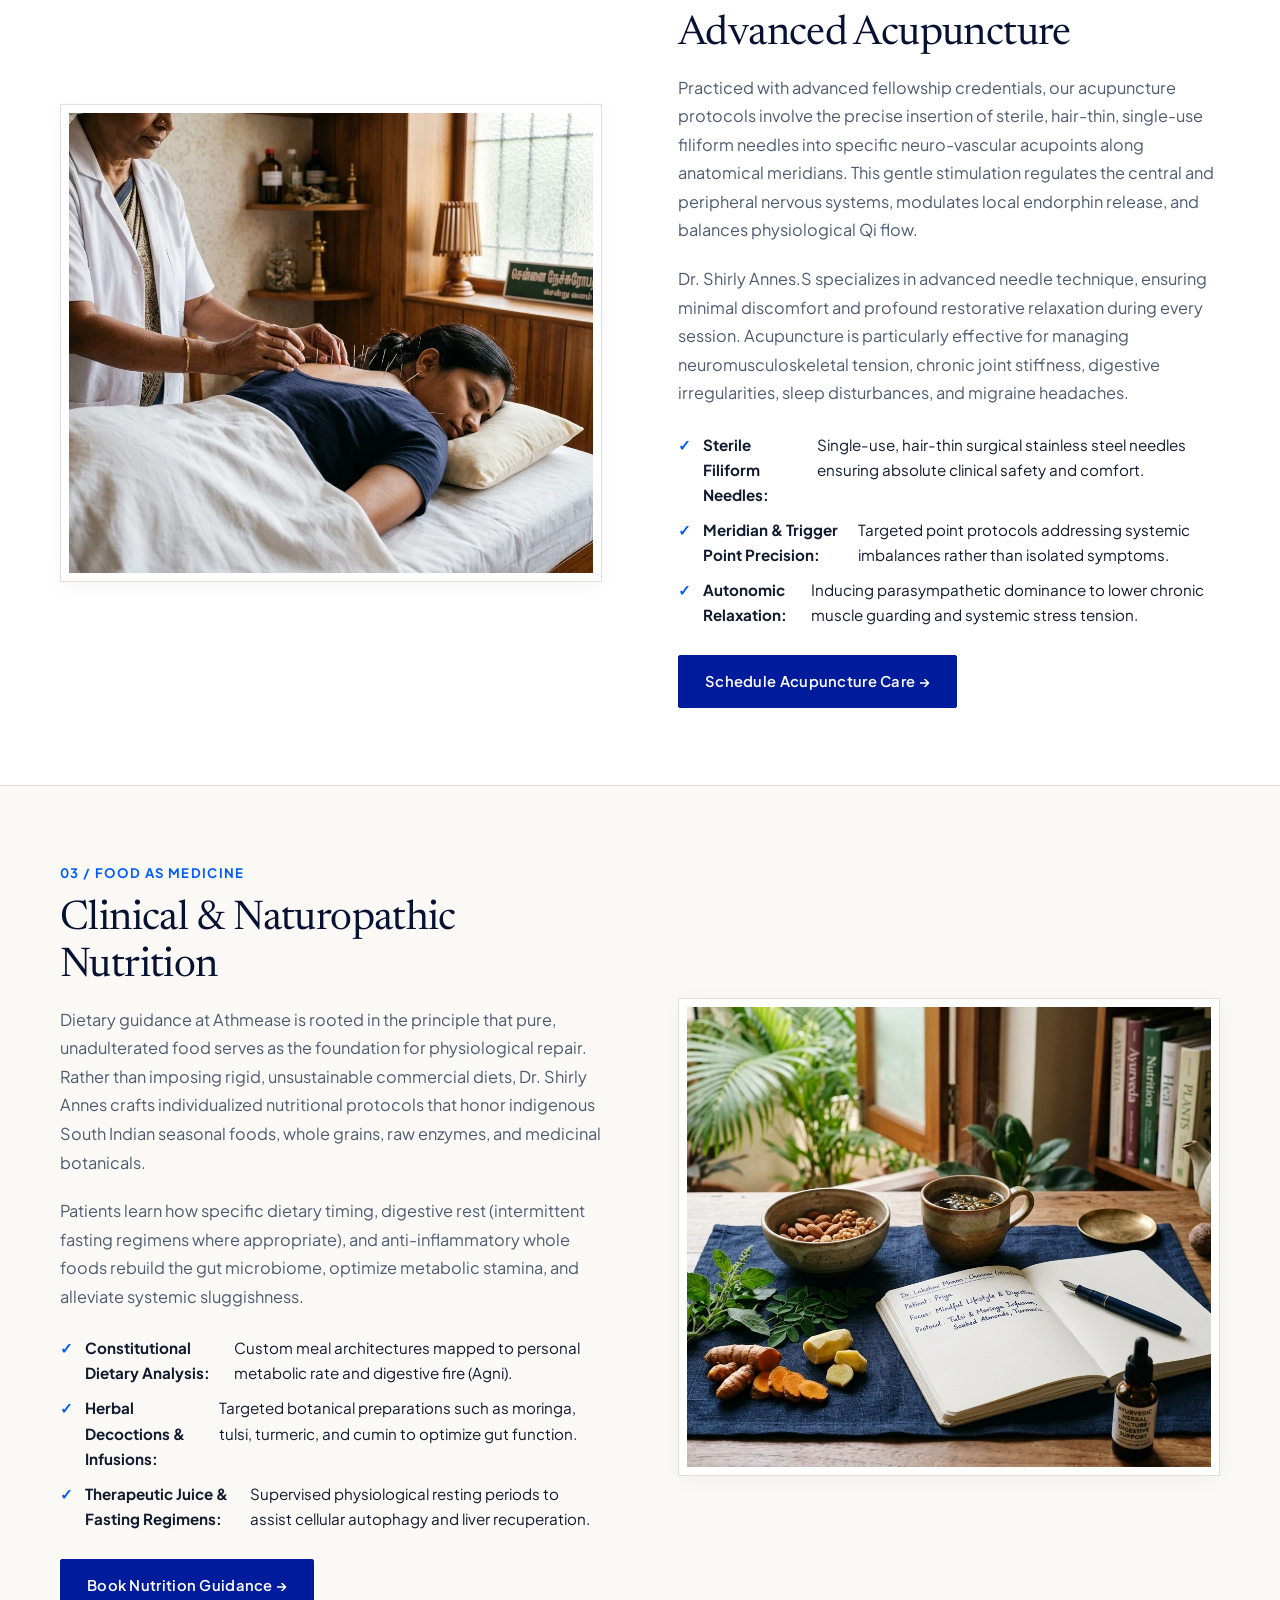
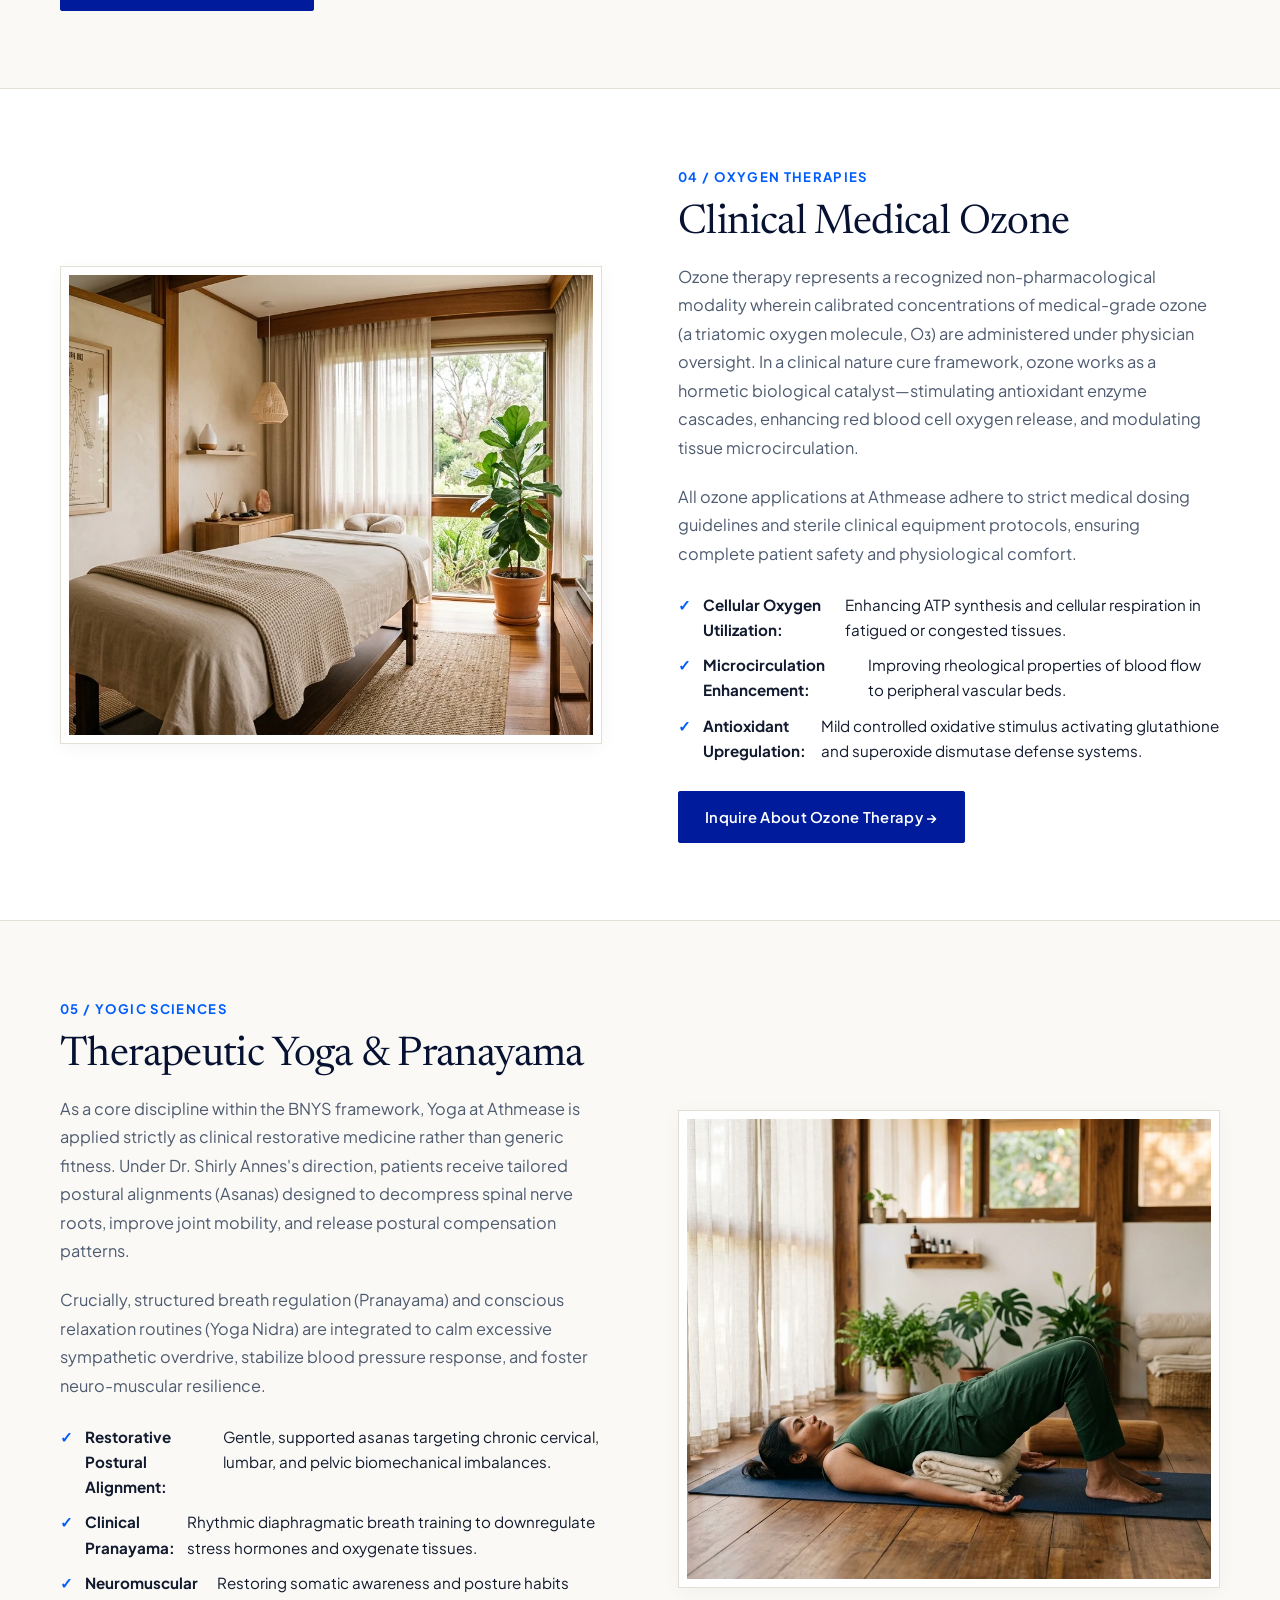
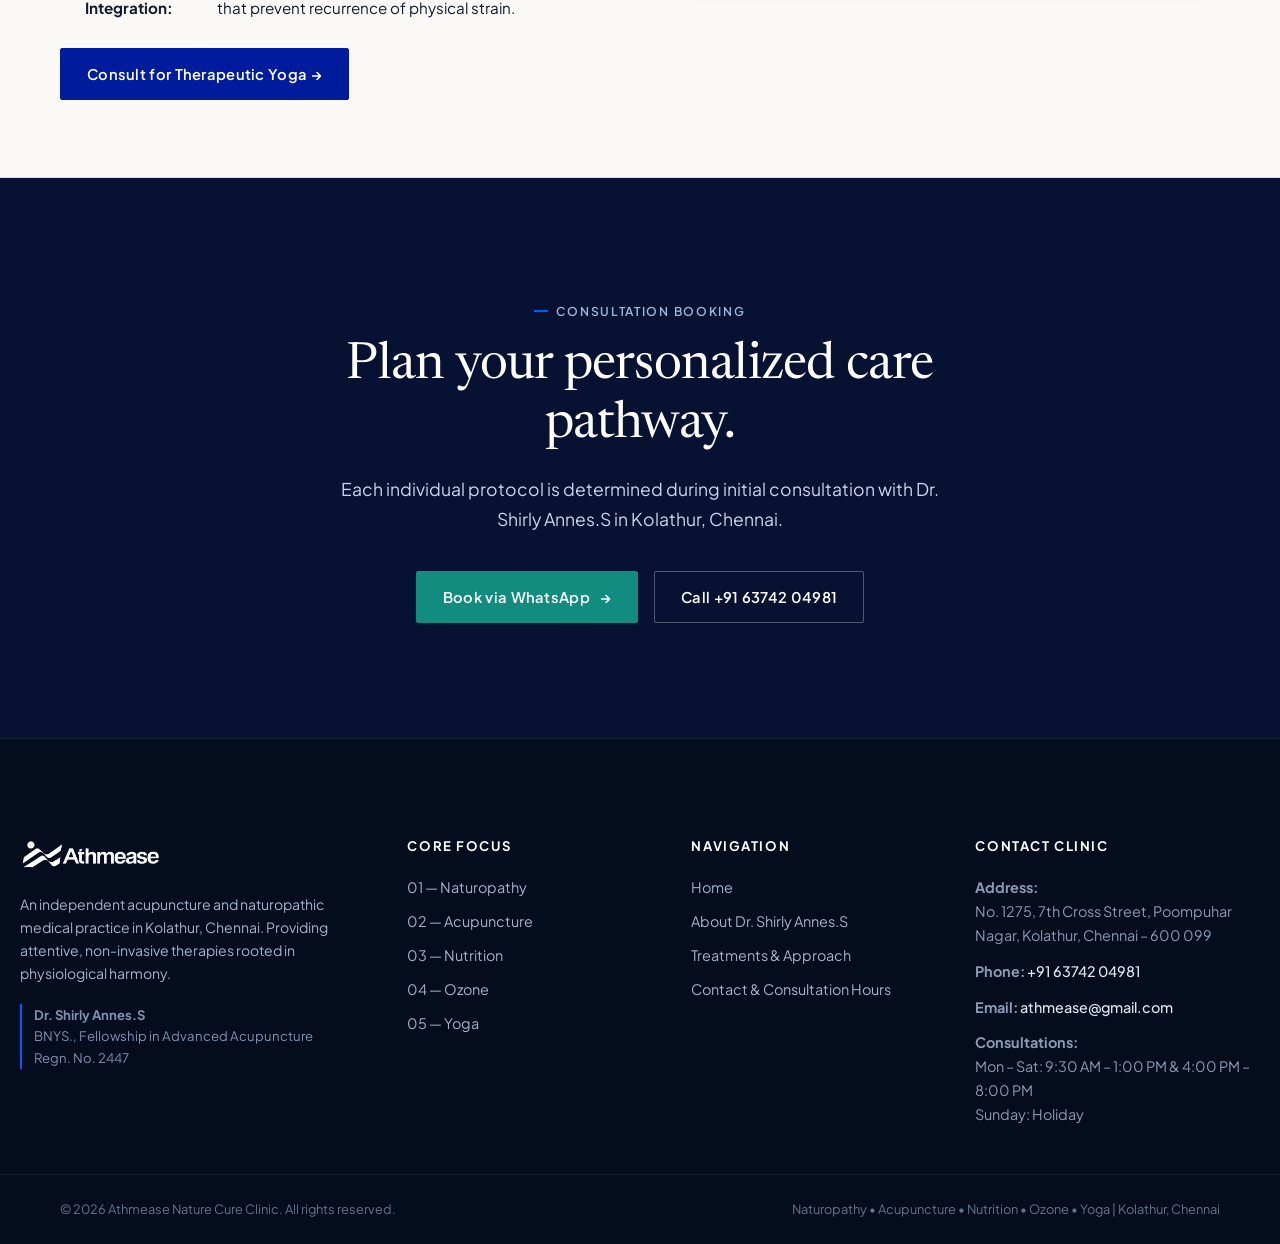
<file: treatments.html>
<!DOCTYPE html>
<html lang="en">
<head>
  <meta charset="UTF-8">
  <meta name="viewport" content="width=device-width, initial-scale=1.0">
  <title>Naturopathy & Acupuncture Treatments | Athmease Nature Cure Clinic</title>
  <meta name="description" content="Explore natural treatments at Athmease Nature Cure Clinic in Kolathur, Chennai: Advanced Acupuncture, Naturopathy, Clinical Nutrition, Ozone, and Therapeutic Yoga by Dr. Shirly Annes.S.">
  <meta name="keywords" content="Acupuncture Chennai, Naturopathy Kolathur, Ozone therapy Chennai, Therapeutic Yoga Kolathur, Clinical Nutrition Chennai, Dr Shirly Annes treatments">
  <meta name="robots" content="index, follow">
  <link rel="canonical" href="https://athmease.com/treatments.html">

  <!-- Open Graph -->
  <meta property="og:type" content="website">
  <meta property="og:title" content="Naturopathy & Acupuncture Treatments | Athmease Nature Cure Clinic">
  <meta property="og:description" content="Evidence-informed non-invasive treatments in Kolathur, Chennai: Acupuncture, Naturopathy, Nutrition, Ozone, and Yoga.">
  <meta property="og:image" content="assets/images/acupuncture-treatment.webp">
  <meta property="og:url" content="https://athmease.com/treatments.html">

  <!-- Favicon -->
  <link rel="icon" type="image/png" sizes="32x32" href="assets/images/favicon-32.png">
  <link rel="icon" type="image/png" sizes="64x64" href="assets/images/favicon.png">
  <link rel="apple-touch-icon" sizes="180x180" href="assets/images/apple-touch-icon.png">

  <!-- Stylesheet -->
  <link rel="stylesheet" href="assets/css/main.css">

  <!-- Schema -->
  <script type="application/ld+json">
  {
    "@context": "https://schema.org",
    "@type": "MedicalWebPage",
    "name": "Naturopathy & Acupuncture Treatments | Athmease Nature Cure Clinic",
    "description": "Comprehensive guide to the 5 therapeutic disciplines offered at Athmease Nature Cure Clinic in Kolathur, Chennai.",
    "publisher": {
      "@type": "MedicalBusiness",
      "name": "Athmease Nature Cure Clinic",
      "telephone": "+916374204981",
      "address": {
        "@type": "PostalAddress",
        "streetAddress": "No. 1275, 7th Cross Street, Poompuhar Nagar",
        "addressLocality": "Kolathur, Chennai",
        "postalCode": "600099"
      }
    }
  }
  </script>
</head>
<body>
  <a href="#main-content" class="skip-link">Skip to main content</a>

  <!-- Physical Signboard Strip -->
  <aside class="signboard-strip" aria-label="Clinic positioning">
    <div class="container signboard-strip-inner">
      <div class="disciplines-list">
        <span class="discipline-item">Naturopathy</span>
        <span class="discipline-dot">•</span>
        <span class="discipline-item">Acupuncture</span>
        <span class="discipline-dot">•</span>
        <span class="discipline-item">Nutrition</span>
        <span class="discipline-dot">•</span>
        <span class="discipline-item">Ozone</span>
        <span class="discipline-dot">•</span>
        <span class="discipline-item">Yoga</span>
      </div>
      <div class="signboard-doctor">
        Dr. Shirly Annes.S <span>BNYS., Fellowship in Advanced Acupuncture (Regn. No. 2447)</span>
      </div>
    </div>
  </aside>

  <!-- Site Header -->
  <header class="site-header" role="banner">
    <div class="container header-container">
      <a href="index.html" class="brand-link" aria-label="Athmease Nature Cure Clinic - Home">
        <img src="assets/images/athmease-logo.webp" alt="Athmease Nature Cure Clinic Logo" class="brand-logo-img" width="180" height="40">
      </a>

      <nav class="desktop-nav" aria-label="Main Navigation">
        <a href="index.html" class="nav-link">Home</a>
        <a href="about.html" class="nav-link">About</a>
        <a href="treatments.html" class="nav-link is-active" aria-current="page">Treatments</a>
        <a href="contact.html" class="nav-link">Contact</a>
      </nav>

      <div class="header-actions">
        <a href="tel:+916374204981" class="header-phone" aria-label="Call clinic at +91 63742 04981">
          <svg width="16" height="16" viewBox="0 0 24 24" fill="none" stroke="currentColor" stroke-width="2" stroke-linecap="round" stroke-linejoin="round" aria-hidden="true"><path d="M22 16.92v3a2 2 0 0 1-2.18 2 19.79 19.79 0 0 1-8.63-3.07 19.5 19.5 0 0 1-6-6 19.79 19.79 0 0 1-3.07-8.67A2 2 0 0 1 4.11 2h3a2 2 0 0 1 2 1.72 12.84 12.84 0 0 0 .7 2.81 2 2 0 0 1-.45 2.11L8.09 9.91a16 16 0 0 0 6 6l1.27-1.27a2 2 0 0 1 2.11-.45 12.84 12.84 0 0 0 2.81.7A2 2 0 0 1 22 16.92z"></path></svg>
          <span>+91 63742 04981</span>
        </a>
        <a href="https://wa.me/916374204981?text=Hello%20I%20would%20like%20to%20book%20a%20consultation%20at%20Athmease%20Nature%20Cure" class="btn btn-primary" target="_blank" rel="noopener noreferrer">
          <span>Book Consultation</span>
          <span class="btn-arrow" aria-hidden="true">→</span>
        </a>
        <button type="button" class="mobile-nav-toggle" aria-label="Open Navigation Menu" aria-expanded="false" aria-controls="mobile-nav-drawer">
          <span></span>
          <span></span>
          <span></span>
        </button>
      </div>
    </div>
  </header>

  <!-- Full-Screen Mobile Navigation -->
  <div class="mobile-drawer" id="mobile-nav-drawer" role="dialog" aria-modal="true" aria-label="Mobile Navigation">
    <div class="mobile-drawer-header">
      <a href="index.html" class="drawer-brand-link" aria-label="Athmease Nature Cure Clinic - Home">
        <img src="assets/images/athmease-logo.webp" alt="Athmease Logo" class="brand-logo-img" width="160" height="36">
      </a>
      <button type="button" class="mobile-drawer-close" aria-label="Close navigation menu">
        <svg width="24" height="24" viewBox="0 0 24 24" fill="none" stroke="currentColor" stroke-width="2.5" stroke-linecap="round" stroke-linejoin="round" aria-hidden="true"><line x1="18" y1="6" x2="6" y2="18"></line><line x1="6" y1="6" x2="18" y2="18"></line></svg>
      </button>
    </div>

    <div class="mobile-drawer-body">
      <nav class="mobile-nav-links" aria-label="Mobile Primary Navigation">
        <a href="index.html" class="mobile-nav-link">
          <span>Home</span>
          <span class="nav-arrow" aria-hidden="true">→</span>
        </a>
        <a href="about.html" class="mobile-nav-link">
          <span>About</span>
          <span class="nav-arrow" aria-hidden="true">→</span>
        </a>
        <a href="treatments.html" class="mobile-nav-link is-active">
          <span>Treatments</span>
          <span class="nav-arrow" aria-hidden="true">→</span>
        </a>
        <a href="contact.html" class="mobile-nav-link">
          <span>Contact</span>
          <span class="nav-arrow" aria-hidden="true">→</span>
        </a>
      </nav>

      <div class="mobile-drawer-clinic-card">
        <div class="drawer-doc-row">
          <img src="assets/images/dr-shirly-annes.webp" alt="Dr. Shirly Annes.S" class="drawer-doc-img" width="44" height="44">
          <div>
            <div class="drawer-doc-name">Dr. Shirly Annes.S</div>
            <div class="drawer-doc-title">BNYS., Fellowship in Advanced Acupuncture</div>
            <div class="drawer-doc-reg">Regn. No. 2447</div>
          </div>
        </div>
        <div class="drawer-meta-item">
          <svg width="15" height="15" viewBox="0 0 24 24" fill="none" stroke="currentColor" stroke-width="2" stroke-linecap="round" stroke-linejoin="round" aria-hidden="true"><circle cx="12" cy="12" r="10"></circle><polyline points="12 6 12 12 16 14"></polyline></svg>
          <span>Mon – Sat: 9:30 AM – 1:00 PM | 4:00 PM – 8:00 PM</span>
        </div>
        <div class="drawer-meta-item">
          <svg width="15" height="15" viewBox="0 0 24 24" fill="none" stroke="currentColor" stroke-width="2" stroke-linecap="round" stroke-linejoin="round" aria-hidden="true"><path d="M21 10c0 7-9 13-9 13s-9-6-9-13a9 9 0 0 1 18 0z"></path><circle cx="12" cy="10" r="3"></circle></svg>
          <span>7th Cross St, Poompuhar Nagar, Kolathur, Chennai</span>
        </div>
      </div>
    </div>

    <div class="mobile-drawer-footer">
      <a href="https://wa.me/916374204981?text=Hello%20I%20would%20like%20to%20book%20a%20consultation%20at%20Athmease%20Nature%20Cure" class="btn btn-whatsapp drawer-action-btn" target="_blank" rel="noopener noreferrer">
        <svg width="18" height="18" viewBox="0 0 24 24" fill="currentColor" aria-hidden="true"><path d="M.057 24l1.687-6.163c-1.041-1.804-1.588-3.849-1.587-5.946.003-6.556 5.338-11.891 11.893-11.891 3.181.001 6.167 1.24 8.413 3.488 2.245 2.248 3.481 5.236 3.48 8.414-.003 6.557-5.338 11.892-11.893 11.892-1.99-.001-3.951-.5-5.688-1.448l-6.305 1.654zm6.597-3.807c1.676.995 3.276 1.591 5.392 1.592 5.448 0 9.886-4.434 9.889-9.885.002-5.462-4.415-9.89-9.881-9.892-5.452 0-9.887 4.434-9.889 9.884-.001 2.225.651 3.891 1.746 5.634l-.999 3.648 3.742-.981z"/></svg>
        <span>WhatsApp Booking</span>
      </a>
      <a href="tel:+916374204981" class="btn btn-secondary drawer-action-btn">
        <svg width="16" height="16" viewBox="0 0 24 24" fill="none" stroke="currentColor" stroke-width="2" stroke-linecap="round" stroke-linejoin="round" aria-hidden="true"><path d="M22 16.92v3a2 2 0 0 1-2.18 2 19.79 19.79 0 0 1-8.63-3.07 19.5 19.5 0 0 1-6-6 19.79 19.79 0 0 1-3.07-8.67A2 2 0 0 1 4.11 2h3a2 2 0 0 1 2 1.72 12.84 12.84 0 0 0 .7 2.81 2 2 0 0 1-.45 2.11L8.09 9.91a16 16 0 0 0 6 6l1.27-1.27a2 2 0 0 1 2.11-.45 12.84 12.84 0 0 0 2.81.7A2 2 0 0 1 22 16.92z"></path></svg>
        <span>Call +91 63742 04981</span>
      </a>
    </div>
  </div>

  <main id="main-content">
    <!-- HERO -->
    <section class="treatments-page-hero" aria-labelledby="treatments-heading">
      <div class="container container-narrow" data-reveal>
        <span class="eyebrow">Therapeutic Architecture</span>
        <h1 id="treatments-heading" class="display-title" style="margin-bottom: 20px;">
          The Five Disciplines of <em>Athmease Care.</em>
        </h1>
        <p class="lead-p">
          Derived from our physical signboard: Naturopathy, Acupuncture, Nutrition, Ozone, and Yoga. Every therapy is designed to stimulate innate homeostatic mechanisms, improve circulation, and restore systemic balance under physician guidance.
        </p>
      </div>
    </section>

    <!-- Signboard Wave Motif Accent -->
    <div class="wave-divider" aria-hidden="true">
      <svg viewBox="0 0 1200 40" preserveAspectRatio="none">
        <path class="wave-line-subtle" d="M0,22 Q300,5 600,22 T1200,22" />
      </svg>
    </div>

    <!-- 01 NATUROPATHY -->
    <article id="naturopathy" class="treatment-article-card" aria-labelledby="t1-title">
      <div class="container treatment-article-grid">
        <div class="treatment-article-content" data-reveal>
          <div class="treatment-tag-num">01 / Nature Cure System</div>
          <h2 id="t1-title">Naturopathy</h2>
          <p>
            Naturopathy at Athmease is a non-invasive medical discipline recognizing the human body’s self-cleansing and self-regenerating capacity. Rather than relying on synthetic pharmacology, treatments utilize physical modalities—hydrotherapy (water applications at calibrated temperatures), therapeutic mud applications, natural packs, and heliotherapy—to stimulate circulation and facilitate the elimination of metabolic waste.
          </p>
          <p>
            Each naturopathic regimen is prescribed following an in-depth clinical consultation by Dr. Shirly Annes.S, tailored to the patient’s vitality, thermal responsiveness, and digestive capacity.
          </p>
          <ul class="treatment-highlights-list">
            <li><strong>Hydrotherapy:</strong> Calibrated hot and cold water applications to stimulate autonomic microcirculation and lymphatic drainage.</li>
            <li><strong>Botanical & Clay Packs:</strong> Locally prepared mineral mud and cooling abdominal compresses for soothing visceral heat and inflammation.</li>
            <li><strong>Physiological Elimination:</strong> Gentle detoxification protocols supporting hepatic, renal, cutaneous, and bowel elimination channels.</li>
          </ul>
          <a href="https://wa.me/916374204981?text=Hello%20I%20am%20interested%20in%20a%20Naturopathy%20consultation%20at%20Athmease" class="btn btn-primary" target="_blank" rel="noopener noreferrer">
            <span>Consult for Naturopathy →</span>
          </a>
        </div>
        <div class="treatment-article-visual" data-reveal>
          <img src="assets/images/naturopathy-care.webp" alt="Naturopathic apothecary room with botanical jars and consultation space" width="800" height="600" loading="lazy">
        </div>
      </div>
    </article>

    <!-- 02 ACUPUNCTURE -->
    <article id="acupuncture" class="treatment-article-card" aria-labelledby="t2-title">
      <div class="container treatment-article-grid">
        <div class="treatment-article-content" data-reveal>
          <div class="treatment-tag-num">02 / Meridian Medicine</div>
          <h2 id="t2-title">Advanced Acupuncture</h2>
          <p>
            Practiced with advanced fellowship credentials, our acupuncture protocols involve the precise insertion of sterile, hair-thin, single-use filiform needles into specific neuro-vascular acupoints along anatomical meridians. This gentle stimulation regulates the central and peripheral nervous systems, modulates local endorphin release, and balances physiological Qi flow.
          </p>
          <p>
            Dr. Shirly Annes.S specializes in advanced needle technique, ensuring minimal discomfort and profound restorative relaxation during every session. Acupuncture is particularly effective for managing neuromusculoskeletal tension, chronic joint stiffness, digestive irregularities, sleep disturbances, and migraine headaches.
          </p>
          <ul class="treatment-highlights-list">
            <li><strong>Sterile Filiform Needles:</strong> Single-use, hair-thin surgical stainless steel needles ensuring absolute clinical safety and comfort.</li>
            <li><strong>Meridian & Trigger Point Precision:</strong> Targeted point protocols addressing systemic imbalances rather than isolated symptoms.</li>
            <li><strong>Autonomic Relaxation:</strong> Inducing parasympathetic dominance to lower chronic muscle guarding and systemic stress tension.</li>
          </ul>
          <a href="https://wa.me/916374204981?text=Hello%20I%20would%20like%20to%20book%20an%20Acupuncture%20session%20at%20Athmease" class="btn btn-primary" target="_blank" rel="noopener noreferrer">
            <span>Schedule Acupuncture Care →</span>
          </a>
        </div>
        <div class="treatment-article-visual" data-reveal>
          <img src="assets/images/acupuncture-treatment.webp" alt="Documentary clinical acupuncture therapy with sterile needles" width="800" height="600" loading="lazy">
        </div>
      </div>
    </article>

    <!-- 03 NUTRITION -->
    <article id="nutrition" class="treatment-article-card" aria-labelledby="t3-title">
      <div class="container treatment-article-grid">
        <div class="treatment-article-content" data-reveal>
          <div class="treatment-tag-num">03 / Food as Medicine</div>
          <h2 id="t3-title">Clinical & Naturopathic Nutrition</h2>
          <p>
            Dietary guidance at Athmease is rooted in the principle that pure, unadulterated food serves as the foundation for physiological repair. Rather than imposing rigid, unsustainable commercial diets, Dr. Shirly Annes crafts individualized nutritional protocols that honor indigenous South Indian seasonal foods, whole grains, raw enzymes, and medicinal botanicals.
          </p>
          <p>
            Patients learn how specific dietary timing, digestive rest (intermittent fasting regimens where appropriate), and anti-inflammatory whole foods rebuild the gut microbiome, optimize metabolic stamina, and alleviate systemic sluggishness.
          </p>
          <ul class="treatment-highlights-list">
            <li><strong>Constitutional Dietary Analysis:</strong> Custom meal architectures mapped to personal metabolic rate and digestive fire (Agni).</li>
            <li><strong>Herbal Decoctions & Infusions:</strong> Targeted botanical preparations such as moringa, tulsi, turmeric, and cumin to optimize gut function.</li>
            <li><strong>Therapeutic Juice & Fasting Regimens:</strong> Supervised physiological resting periods to assist cellular autophagy and liver recuperation.</li>
          </ul>
          <a href="https://wa.me/916374204981?text=Hello%20I%20would%20like%20a%20personalized%20Nutrition%20consultation%20at%20Athmease" class="btn btn-primary" target="_blank" rel="noopener noreferrer">
            <span>Book Nutrition Guidance →</span>
          </a>
        </div>
        <div class="treatment-article-visual" data-reveal>
          <img src="assets/images/nutrition-care.webp" alt="Clinical nutritional consultation desk with fresh botanicals and dietary notes" width="800" height="600" loading="lazy">
        </div>
      </div>
    </article>

    <!-- 04 OZONE -->
    <article id="ozone" class="treatment-article-card" aria-labelledby="t4-title">
      <div class="container treatment-article-grid">
        <div class="treatment-article-content" data-reveal>
          <div class="treatment-tag-num">04 / Oxygen Therapies</div>
          <h2 id="t4-title">Clinical Medical Ozone</h2>
          <p>
            Ozone therapy represents a recognized non-pharmacological modality wherein calibrated concentrations of medical-grade ozone (a triatomic oxygen molecule, O₃) are administered under physician oversight. In a clinical nature cure framework, ozone works as a hormetic biological catalyst—stimulating antioxidant enzyme cascades, enhancing red blood cell oxygen release, and modulating tissue microcirculation.
          </p>
          <p>
            All ozone applications at Athmease adhere to strict medical dosing guidelines and sterile clinical equipment protocols, ensuring complete patient safety and physiological comfort.
          </p>
          <ul class="treatment-highlights-list">
            <li><strong>Cellular Oxygen Utilization:</strong> Enhancing ATP synthesis and cellular respiration in fatigued or congested tissues.</li>
            <li><strong>Microcirculation Enhancement:</strong> Improving rheological properties of blood flow to peripheral vascular beds.</li>
            <li><strong>Antioxidant Upregulation:</strong> Mild controlled oxidative stimulus activating glutathione and superoxide dismutase defense systems.</li>
          </ul>
          <a href="https://wa.me/916374204981?text=Hello%20I%20would%20like%20to%20learn%20more%20about%20Ozone%20therapy%20at%20Athmease" class="btn btn-primary" target="_blank" rel="noopener noreferrer">
            <span>Inquire About Ozone Therapy →</span>
          </a>
        </div>
        <div class="treatment-article-visual" data-reveal>
          <img src="assets/images/clinic-interior.webp" alt="Pristine clinical treatment suite for nature cure and ozone therapies" width="800" height="600" loading="lazy">
        </div>
      </div>
    </article>

    <!-- 05 YOGA -->
    <article id="yoga" class="treatment-article-card" aria-labelledby="t5-title">
      <div class="container treatment-article-grid">
        <div class="treatment-article-content" data-reveal>
          <div class="treatment-tag-num">05 / Yogic Sciences</div>
          <h2 id="t5-title">Therapeutic Yoga & Pranayama</h2>
          <p>
            As a core discipline within the BNYS framework, Yoga at Athmease is applied strictly as clinical restorative medicine rather than generic fitness. Under Dr. Shirly Annes's direction, patients receive tailored postural alignments (Asanas) designed to decompress spinal nerve roots, improve joint mobility, and release postural compensation patterns.
          </p>
          <p>
            Crucially, structured breath regulation (Pranayama) and conscious relaxation routines (Yoga Nidra) are integrated to calm excessive sympathetic overdrive, stabilize blood pressure response, and foster neuro-muscular resilience.
          </p>
          <ul class="treatment-highlights-list">
            <li><strong>Restorative Postural Alignment:</strong> Gentle, supported asanas targeting chronic cervical, lumbar, and pelvic biomechanical imbalances.</li>
            <li><strong>Clinical Pranayama:</strong> Rhythmic diaphragmatic breath training to downregulate stress hormones and oxygenate tissues.</li>
            <li><strong>Neuromuscular Integration:</strong> Restoring somatic awareness and posture habits that prevent recurrence of physical strain.</li>
          </ul>
          <a href="https://wa.me/916374204981?text=Hello%20I%20would%20like%20to%20consult%20for%20Therapeutic%20Yoga%20at%20Athmease" class="btn btn-primary" target="_blank" rel="noopener noreferrer">
            <span>Consult for Therapeutic Yoga →</span>
          </a>
        </div>
        <div class="treatment-article-visual" data-reveal>
          <img src="assets/images/yoga-care.webp" alt="Therapeutic Yoga and restorative asana alignment at Athmease Nature Cure Clinic" width="800" height="600" loading="lazy">
        </div>
      </div>
    </article>

    <!-- FINAL CTA -->
    <section class="final-cta-section" aria-labelledby="treatments-cta-heading">
      <div class="container final-cta-inner" data-reveal>
        <span class="eyebrow">Consultation Booking</span>
        <h2 id="treatments-cta-heading">Plan your personalized care pathway.</h2>
        <p>
          Each individual protocol is determined during initial consultation with Dr. Shirly Annes.S in Kolathur, Chennai.
        </p>
        <div class="final-cta-buttons">
          <a href="https://wa.me/916374204981?text=Hello%20I%20would%20like%20to%20book%20a%20consultation%20at%20Athmease%20Nature%20Cure" class="btn btn-whatsapp" target="_blank" rel="noopener noreferrer">
            <span>Book via WhatsApp</span>
            <span class="btn-arrow" aria-hidden="true">→</span>
          </a>
          <a href="tel:+916374204981" class="btn btn-secondary" style="color: #ffffff; border-color: rgba(255,255,255,0.3);">
            <span>Call +91 63742 04981</span>
          </a>
        </div>
      </div>
    </section>
  </main>

  <!-- Site Footer -->
  <footer class="site-footer" role="contentinfo">
    <div class="container footer-main">
      <div class="footer-grid">
        <div class="footer-brand">
          <img src="assets/images/athmease-logo.webp" alt="Athmease Nature Cure Clinic" class="brand-logo-img" width="180" height="40">
          <p>
            An independent acupuncture and naturopathic medical practice in Kolathur, Chennai. Providing attentive, non-invasive therapies rooted in physiological harmony.
          </p>
          <div class="footer-doctor-cred">
            <strong>Dr. Shirly Annes.S</strong><br>
            BNYS., Fellowship in Advanced Acupuncture<br>
            Regn. No. 2447
          </div>
        </div>

        <div class="footer-col">
          <h5>Core Focus</h5>
          <ul class="footer-links">
            <li><a href="treatments.html#naturopathy">01 — Naturopathy</a></li>
            <li><a href="treatments.html#acupuncture">02 — Acupuncture</a></li>
            <li><a href="treatments.html#nutrition">03 — Nutrition</a></li>
            <li><a href="treatments.html#ozone">04 — Ozone</a></li>
            <li><a href="treatments.html#yoga">05 — Yoga</a></li>
          </ul>
        </div>

        <div class="footer-col">
          <h5>Navigation</h5>
          <ul class="footer-links">
            <li><a href="index.html">Home</a></li>
            <li><a href="about.html">About Dr. Shirly Annes.S</a></li>
            <li><a href="treatments.html">Treatments & Approach</a></li>
            <li><a href="contact.html">Contact & Consultation Hours</a></li>
          </ul>
        </div>

        <div class="footer-col">
          <h5>Contact Clinic</h5>
          <ul class="footer-contact-list">
            <li>
              <strong>Address:</strong><br>
              No. 1275, 7th Cross Street, Poompuhar Nagar, Kolathur, Chennai – 600 099
            </li>
            <li>
              <strong>Phone:</strong> <a href="tel:+916374204981">+91 63742 04981</a>
            </li>
            <li>
              <strong>Email:</strong> <a href="mailto:athmease@gmail.com">athmease@gmail.com</a>
            </li>
            <li>
              <strong>Consultations:</strong><br>
              Mon – Sat: 9:30 AM – 1:00 PM & 4:00 PM – 8:00 PM<br>
              Sunday: Holiday
            </li>
          </ul>
        </div>
      </div>
    </div>

    <div class="footer-bottom">
      <div class="container footer-bottom-inner">
        <div>
          &copy; <span id="current-year">2026</span> Athmease Nature Cure Clinic. All rights reserved.
        </div>
        <div>
          Naturopathy • Acupuncture • Nutrition • Ozone • Yoga | Kolathur, Chennai
        </div>
      </div>
    </div>
  </footer>

  <!-- Mobile Persistent Bar -->
  <aside class="mobile-bottom-bar" aria-label="Quick Consultation Booking">
    <div class="mobile-bottom-inner">
      <a href="tel:+916374204981" class="btn btn-secondary">
        <svg width="15" height="15" viewBox="0 0 24 24" fill="none" stroke="currentColor" stroke-width="2" aria-hidden="true"><path d="M22 16.92v3a2 2 0 0 1-2.18 2 19.79 19.79 0 0 1-8.63-3.07 19.5 19.5 0 0 1-6-6 19.79 19.79 0 0 1-3.07-8.67A2 2 0 0 1 4.11 2h3a2 2 0 0 1 2 1.72 12.84 12.84 0 0 0 .7 2.81 2 2 0 0 1-.45 2.11L8.09 9.91a16 16 0 0 0 6 6l1.27-1.27a2 2 0 0 1 2.11-.45 12.84 12.84 0 0 0 2.81.7A2 2 0 0 1 22 16.92z"></path></svg>
        <span>Call</span>
      </a>
      <a href="https://wa.me/916374204981?text=Hello%20I%20would%20like%20to%20book%20a%20consultation%20at%20Athmease%20Nature%20Cure" class="btn btn-whatsapp" target="_blank" rel="noopener noreferrer">
        <span>WhatsApp</span>
      </a>
    </div>
  </aside>

  <!-- Script -->
  <script src="assets/js/main.js"></script>
</body>
</html>
</file>
<file: assets/css/main.css>
/* ==========================================================================
   ATHMEASE NATURE CURE CLINIC — BRAND DESIGN SYSTEM
   Kolathur, Chennai | Dr. Shirly Annes.S (BNYS., Fellowship in Advanced Acupuncture)
   ========================================================================== */

@import url('https://fonts.googleapis.com/css2?family=Newsreader:ital,opsz,wght@0,6..72,300..700;1,6..72,300..500&family=Plus+Jakarta+Sans:wght@300;400;500;600;700&display=swap');

:root {
  /* Brand Color Palette derived from the authentic signboard & logo */
  --color-primary: #001c9d;          /* Signboard / Logo Royal Navy */
  --color-primary-dark: #071233;     /* Deepest clinical midnight navy */
  --color-primary-deep: #0a1931;     /* Midnight charcoal navy */
  --color-accent: #005cfc;           /* Vibrant wave ribbon cyan-blue */
  --color-accent-soft: #eaf1ff;      /* Pale ceramic blue tint */
  --color-accent-subtle: #f0f5ff;    /* Whisper blue background */
  
  /* Natural Warm Paper & Mineral Tone System */
  --color-bg: #faf9f5;              /* Soft warm editorial off-white */
  --color-bg-alt: #f4f1ea;          /* Calming warm stone */
  --color-bg-card: #ffffff;         /* Pure white surface */
  --color-bg-tint: #f0eee7;         /* Botanical warm parchment */
  
  /* Ink & Typography */
  --color-text-main: #111a2e;       /* Deep clinical navy charcoal */
  --color-text-muted: #4e5b70;      /* Thoughtful secondary slate */
  --color-text-light: #7c8ba1;      /* Delicate captions & labels */
  --color-border: #e4dfd5;          /* Subtle paper border */
  --color-border-subtle: #eeece6;   /* Minimalist hairline */
  --color-border-focus: #005cfc;    /* Accessible focus ring */

  /* Typography Stacks */
  --font-serif: 'Newsreader', Georgia, 'Times New Roman', serif;
  --font-sans: 'Plus Jakarta Sans', -apple-system, BlinkMacSystemFont, 'Segoe UI', Roboto, sans-serif;
  
  /* Spatial System */
  --container-max: 1240px;
  --container-narrow: 940px;
  --container-wide: 1380px;
  --header-height: 84px;
  --header-height-mobile: 72px;
  
  /* Subtle Transitions */
  --ease-editorial: cubic-bezier(0.22, 1, 0.36, 1);
  --ease-out: cubic-bezier(0.16, 1, 0.3, 1);
  --transition-slow: 0.6s var(--ease-editorial);
  --transition-normal: 0.3s var(--ease-out);
  --transition-fast: 0.18s ease;
  
  /* Shadows & Radius - Minimalist, not bubbly */
  --shadow-subtle: 0 4px 20px -2px rgba(10, 25, 49, 0.05);
  --shadow-elevated: 0 16px 40px -8px rgba(7, 18, 51, 0.09);
  --radius-sm: 2px;
  --radius-md: 4px;
  --radius-lg: 8px;
}

/* Base Reset & Typography Standards */
*, *::before, *::after {
  box-sizing: border-box;
  margin: 0;
  padding: 0;
}

html {
  font-size: 16px;
  scroll-behavior: smooth;
  -webkit-text-size-adjust: 100%;
  background-color: var(--color-bg);
  color: var(--color-text-main);
}

body {
  font-family: var(--font-sans);
  font-weight: 400;
  line-height: 1.65;
  background-color: var(--color-bg);
  color: var(--color-text-main);
  overflow-x: hidden;
  -webkit-font-smoothing: antialiased;
  -moz-osx-font-smoothing: grayscale;
}

img, picture, svg, video {
  display: block;
  max-width: 100%;
  height: auto;
}

a {
  color: inherit;
  text-decoration: none;
  transition: color var(--transition-fast);
}

button, input, textarea, select {
  font: inherit;
  color: inherit;
}

button {
  background: none;
  border: none;
  cursor: pointer;
}

/* Accessibility Focus States */
:focus-visible {
  outline: 2px solid var(--color-accent);
  outline-offset: 3px;
}

.skip-link {
  position: absolute;
  top: -100px;
  left: 20px;
  background: var(--color-primary);
  color: #ffffff;
  padding: 12px 20px;
  font-size: 0.9rem;
  font-weight: 600;
  z-index: 10000;
  border-radius: var(--radius-sm);
  transition: top 0.2s ease;
}

.skip-link:focus {
  top: 16px;
}

/* ==========================================================================
   LAYOUT CONTAINERS & GRID
   ========================================================================== */
.container {
  width: 100%;
  max-width: var(--container-max);
  margin-left: auto;
  margin-right: auto;
  padding-left: clamp(20px, 4vw, 40px);
  padding-right: clamp(20px, 4vw, 40px);
}

.container-narrow {
  max-width: var(--container-narrow);
}

.container-wide {
  max-width: var(--container-wide);
}

.section-padding {
  padding-top: clamp(64px, 8vw, 120px);
  padding-bottom: clamp(64px, 8vw, 120px);
}

.section-padding-sm {
  padding-top: clamp(40px, 5vw, 72px);
  padding-bottom: clamp(40px, 5vw, 72px);
}

/* ==========================================================================
   EDITORIAL TYPOGRAPHY HIERARCHY
   ========================================================================== */
h1, h2, h3, h4, .font-serif {
  font-family: var(--font-serif);
  font-weight: 400;
  color: var(--color-primary-dark);
  line-height: 1.15;
  letter-spacing: -0.015em;
}

.display-title {
  font-size: clamp(2.4rem, 5vw + 0.5rem, 4.25rem);
  font-weight: 380;
  line-height: 1.12;
  letter-spacing: -0.02em;
}

.editorial-heading {
  font-size: clamp(1.9rem, 3.5vw, 3rem);
  line-height: 1.18;
}

.section-title {
  font-size: clamp(1.6rem, 2.8vw, 2.4rem);
  line-height: 1.22;
}

.card-title {
  font-size: clamp(1.25rem, 1.8vw, 1.6rem);
  line-height: 1.3;
}

.eyebrow {
  display: inline-flex;
  align-items: center;
  gap: 8px;
  font-family: var(--font-sans);
  font-size: 0.76rem;
  font-weight: 600;
  text-transform: uppercase;
  letter-spacing: 0.14em;
  color: var(--color-primary);
  margin-bottom: 16px;
}

.eyebrow::before {
  content: '';
  display: inline-block;
  width: 14px;
  height: 2px;
  background-color: var(--color-accent);
}

.lead-p {
  font-size: clamp(1.06rem, 1.3vw, 1.25rem);
  line-height: 1.68;
  color: var(--color-text-muted);
}

.body-p {
  font-size: 1rem;
  line-height: 1.7;
  color: var(--color-text-muted);
}

.caption-text {
  font-size: 0.82rem;
  letter-spacing: 0.02em;
  color: var(--color-text-light);
}

/* ==========================================================================
   BRAND SIGNATURE: FLOWING BLUE WAVE MOTIF
   Derived directly from the Athmease clinic logo & signboard
   ========================================================================== */
.wave-divider {
  width: 100%;
  overflow: hidden;
  line-height: 0;
  color: var(--color-accent);
  opacity: 0.85;
}

.wave-divider svg {
  display: block;
  width: 100%;
  height: clamp(20px, 3.5vw, 40px);
}

.wave-line-subtle {
  stroke: var(--color-accent);
  stroke-width: 1.5;
  fill: none;
  stroke-linecap: round;
  vector-effect: non-scaling-stroke;
}

.wave-accent-bar {
  display: flex;
  align-items: center;
  gap: 6px;
  margin: 18px 0 24px;
}

.wave-accent-bar .dot {
  width: 6px;
  height: 6px;
  border-radius: 50%;
  background-color: var(--color-primary);
}

.wave-accent-bar .line {
  height: 2px;
  width: 44px;
  background: linear-gradient(90deg, var(--color-primary), var(--color-accent));
}

/* ==========================================================================
   NAVIGATION & HEADER
   ========================================================================== */
.site-header {
  position: sticky;
  top: 0;
  z-index: 999;
  height: var(--header-height);
  background-color: rgba(250, 249, 245, 0.94);
  backdrop-filter: blur(12px);
  -webkit-backdrop-filter: blur(12px);
  border-bottom: 1px solid var(--color-border);
  transition: background-color var(--transition-normal), border-color var(--transition-normal), box-shadow var(--transition-normal);
}

.site-header.is-scrolled {
  background-color: rgba(255, 255, 255, 0.97);
  box-shadow: 0 4px 18px rgba(7, 18, 51, 0.04);
}

.header-container {
  display: flex;
  align-items: center;
  justify-content: space-between;
  height: 100%;
  gap: 24px;
}

.brand-link {
  display: flex;
  align-items: center;
  gap: 12px;
  text-decoration: none;
}

.brand-logo-img {
  height: 38px;
  width: auto;
  object-fit: contain;
}

.brand-meta {
  display: flex;
  flex-direction: column;
}

.brand-name {
  font-family: var(--font-sans);
  font-size: 1.35rem;
  font-weight: 700;
  letter-spacing: -0.02em;
  color: var(--color-primary);
  line-height: 1;
}

.brand-tagline {
  font-size: 0.68rem;
  font-weight: 600;
  text-transform: uppercase;
  letter-spacing: 0.16em;
  color: var(--color-text-light);
  margin-top: 3px;
}

/* Desktop Navigation Links */
.desktop-nav {
  display: flex;
  align-items: center;
  gap: 32px;
}

.nav-link {
  position: relative;
  font-size: 0.92rem;
  font-weight: 500;
  color: var(--color-text-main);
  padding: 8px 0;
  transition: color var(--transition-fast);
}

.nav-link::after {
  content: '';
  position: absolute;
  bottom: 2px;
  left: 0;
  width: 0;
  height: 1.5px;
  background-color: var(--color-accent);
  transition: width var(--transition-normal);
}

.nav-link:hover, .nav-link.is-active {
  color: var(--color-primary);
}

.nav-link:hover::after, .nav-link.is-active::after {
  width: 100%;
}

.header-actions {
  display: flex;
  align-items: center;
  gap: 16px;
}

.header-phone {
  display: flex;
  align-items: center;
  gap: 8px;
  font-size: 0.88rem;
  font-weight: 600;
  color: var(--color-primary);
}

.header-phone:hover {
  color: var(--color-accent);
}

/* Mobile Nav Toggle */
.mobile-nav-toggle {
  display: none;
  width: 44px;
  height: 44px;
  padding: 10px;
  flex-direction: column;
  justify-content: space-around;
  background: transparent;
  border-radius: var(--radius-sm);
  z-index: 1001;
}

.mobile-nav-toggle span {
  display: block;
  width: 24px;
  height: 2px;
  background-color: var(--color-primary-dark);
  transition: transform 0.3s ease, opacity 0.3s ease;
}

.mobile-nav-toggle.is-active span:nth-child(1) {
  transform: translateY(7px) rotate(45deg);
}
.mobile-nav-toggle.is-active span:nth-child(2) {
  opacity: 0;
}
.mobile-nav-toggle.is-active span:nth-child(3) {
  transform: translateY(-7px) rotate(-45deg);
}

/* ==========================================================================
   MOBILE DRAWER NAVIGATION — FULL SCREEN LUXURY
   ========================================================================== */
.mobile-drawer {
  position: fixed;
  inset: 0;
  width: 100%;
  height: 100%;
  height: 100dvh;
  background-color: #ffffff;
  z-index: 10000;
  display: flex;
  flex-direction: column;
  opacity: 0;
  visibility: hidden;
  pointer-events: none;
  transform: translateY(-8px);
  transition: opacity 0.25s var(--ease-editorial),
              transform 0.25s var(--ease-editorial),
              visibility 0.25s ease;
  overflow-y: auto;
  -webkit-overflow-scrolling: touch;
}

.mobile-drawer.is-open {
  opacity: 1;
  visibility: visible;
  pointer-events: auto;
  transform: translateY(0);
}

body.drawer-open {
  overflow: hidden !important;
}

body.drawer-open .mobile-bottom-bar {
  display: none !important;
  opacity: 0 !important;
  pointer-events: none !important;
}

.mobile-drawer-header {
  display: flex;
  align-items: center;
  justify-content: space-between;
  padding: 12px 20px;
  background-color: #ffffff;
  border-bottom: 1px solid var(--color-border);
  flex-shrink: 0;
  height: 64px;
}

.drawer-brand-link {
  display: inline-flex;
  align-items: center;
}

.drawer-brand-link .brand-logo-img {
  height: 34px;
  max-width: 170px;
  width: auto;
  object-fit: contain;
}

.mobile-drawer-close {
  display: flex;
  align-items: center;
  justify-content: center;
  width: 42px;
  height: 42px;
  background: var(--color-bg);
  border: 1px solid var(--color-border);
  border-radius: var(--radius-sm);
  color: var(--color-primary-dark);
  cursor: pointer;
  padding: 0;
  transition: background-color var(--transition-fast), color var(--transition-fast);
}

.mobile-drawer-close:hover,
.mobile-drawer-close:focus {
  background-color: var(--color-accent-subtle);
  color: var(--color-primary);
}

.mobile-drawer-body {
  flex: 1;
  padding: 24px 20px;
  display: flex;
  flex-direction: column;
  gap: 28px;
  overflow-y: auto;
}

.mobile-nav-links {
  display: flex;
  flex-direction: column;
  gap: 0;
}

.mobile-nav-link {
  display: flex;
  align-items: center;
  justify-content: space-between;
  font-family: var(--font-serif);
  font-size: 1.65rem;
  font-weight: 400;
  color: var(--color-primary-dark);
  padding: 14px 0;
  border-bottom: 1px solid var(--color-border-subtle);
  text-decoration: none;
  transition: color var(--transition-fast), padding-left var(--transition-fast);
}

.mobile-nav-link:hover,
.mobile-nav-link:focus,
.mobile-nav-link.is-active {
  color: var(--color-primary);
}

.mobile-nav-link.is-active {
  font-weight: 500;
}

.mobile-nav-link .nav-arrow {
  font-family: var(--font-sans);
  font-size: 1.15rem;
  color: var(--color-text-light);
  transition: transform var(--transition-fast), color var(--transition-fast);
}

.mobile-nav-link.is-active .nav-arrow {
  color: var(--color-accent);
  transform: translateX(4px);
}

.mobile-drawer-clinic-card {
  background-color: var(--color-bg);
  border: 1px solid var(--color-border);
  border-radius: var(--radius-md);
  padding: 16px;
  display: flex;
  flex-direction: column;
  gap: 12px;
}

.drawer-doc-row {
  display: flex;
  align-items: center;
  gap: 12px;
}

.drawer-doc-img {
  width: 44px;
  height: 44px;
  border-radius: 50%;
  border: 1.5px solid var(--color-accent);
  object-fit: cover;
  flex-shrink: 0;
}

.drawer-doc-name {
  font-size: 0.95rem;
  font-weight: 700;
  color: var(--color-primary-dark);
  line-height: 1.2;
}

.drawer-doc-title {
  font-size: 0.74rem;
  color: var(--color-text-muted);
  line-height: 1.3;
}

.drawer-doc-reg {
  font-size: 0.7rem;
  color: var(--color-text-light);
  line-height: 1.2;
}

.drawer-meta-item {
  display: flex;
  align-items: flex-start;
  gap: 8px;
  font-size: 0.76rem;
  color: var(--color-text-muted);
  line-height: 1.4;
}

.drawer-meta-item svg {
  flex-shrink: 0;
  margin-top: 2px;
  color: var(--color-accent);
}

.mobile-drawer-footer {
  padding: 16px 20px calc(16px + env(safe-area-inset-bottom, 0px));
  background-color: #ffffff;
  border-top: 1px solid var(--color-border);
  display: flex;
  flex-direction: column;
  gap: 10px;
  flex-shrink: 0;
}

.drawer-action-btn {
  width: 100%;
  padding: 13px 18px;
  font-size: 0.92rem;
  font-weight: 600;
  display: inline-flex;
  align-items: center;
  justify-content: center;
  gap: 10px;
  border-radius: var(--radius-sm);
  text-decoration: none;
}

/* ==========================================================================
   BUTTONS & EDITORIAL CALLS TO ACTION
   Restrained, purposeful, non-bubbly
   ========================================================================== */
.btn {
  display: inline-flex;
  align-items: center;
  justify-content: center;
  gap: 10px;
  padding: 13px 26px;
  font-family: var(--font-sans);
  font-size: 0.92rem;
  font-weight: 600;
  letter-spacing: 0.02em;
  border-radius: var(--radius-sm);
  text-decoration: none;
  transition: all var(--transition-normal);
  cursor: pointer;
  white-space: nowrap;
}

.btn-primary {
  background-color: var(--color-primary);
  color: #ffffff;
  border: 1px solid var(--color-primary);
}

.btn-primary:hover {
  background-color: var(--color-accent);
  border-color: var(--color-accent);
  color: #ffffff;
  transform: translateY(-1px);
}

.btn-secondary {
  background-color: transparent;
  color: var(--color-primary-dark);
  border: 1px solid var(--color-border);
}

.btn-secondary:hover {
  background-color: var(--color-accent-subtle);
  border-color: var(--color-primary);
  color: var(--color-primary);
}

.btn-whatsapp {
  background-color: #128c7e;
  color: #ffffff;
  border: 1px solid #128c7e;
}

.btn-whatsapp:hover {
  background-color: #075e54;
  border-color: #075e54;
  color: #ffffff;
  transform: translateY(-1px);
}

.btn-arrow {
  display: inline-block;
  transition: transform var(--transition-normal);
}

.btn:hover .btn-arrow {
  transform: translateX(4px);
}

.link-editorial {
  display: inline-flex;
  align-items: center;
  gap: 8px;
  font-weight: 600;
  font-size: 0.92rem;
  color: var(--color-primary);
  border-bottom: 1.5px solid transparent;
  padding-bottom: 2px;
  transition: all var(--transition-fast);
}

.link-editorial:hover {
  color: var(--color-accent);
  border-bottom-color: var(--color-accent);
}

.link-editorial:hover .btn-arrow {
  transform: translateX(4px);
}

/* ==========================================================================
   SIGNBOARD IDENTITY STRIP
   Exact wording from the physical signboard
   ========================================================================== */
.signboard-strip {
  background-color: var(--color-primary-dark);
  color: #ffffff;
  padding: 14px 0;
  border-bottom: 1px solid rgba(255, 255, 255, 0.08);
  font-size: 0.82rem;
  letter-spacing: 0.08em;
  text-transform: uppercase;
}

.signboard-strip-inner {
  display: flex;
  align-items: center;
  justify-content: space-between;
  flex-wrap: wrap;
  gap: 16px;
}

.disciplines-list {
  display: flex;
  align-items: center;
  gap: 12px;
  flex-wrap: wrap;
}

.discipline-item {
  color: #dbe4f0;
  font-weight: 500;
}

.discipline-dot {
  color: var(--color-accent);
  font-weight: bold;
}

.signboard-doctor {
  color: #ffffff;
  font-weight: 600;
  letter-spacing: 0.04em;
}

.signboard-doctor span {
  color: #9cb5db;
  font-weight: 400;
  font-size: 0.78rem;
}

/* ==========================================================================
   HERO COMPOSITION — ASYMMETRICAL & EDITORIAL
   No SaaS template, authentic clinic presence
   ========================================================================== */
.hero-editorial {
  position: relative;
  padding-top: clamp(48px, 6vw, 96px);
  padding-bottom: clamp(64px, 8vw, 120px);
  background: linear-gradient(180deg, var(--color-bg) 0%, #f6f3eb 100%);
  border-bottom: 1px solid var(--color-border);
  overflow: hidden;
}

.hero-grid {
  display: grid;
  grid-template-columns: 1.15fr 0.85fr;
  gap: clamp(36px, 6vw, 72px);
  align-items: center;
}

.hero-content {
  position: relative;
  z-index: 2;
}

.hero-doctor-badge {
  display: inline-flex;
  align-items: center;
  gap: 12px;
  background-color: #ffffff;
  border: 1px solid var(--color-border);
  padding: 8px 16px;
  border-radius: var(--radius-sm);
  margin-bottom: 24px;
  box-shadow: var(--shadow-subtle);
}

.hero-doctor-badge .doc-avatar {
  width: 38px;
  height: 38px;
  border-radius: 50%;
  object-fit: cover;
  border: 1.5px solid var(--color-accent);
}

.hero-doctor-badge .doc-text {
  display: flex;
  flex-direction: column;
}

.hero-doctor-badge .doc-name {
  font-size: 0.84rem;
  font-weight: 700;
  color: var(--color-primary-dark);
  line-height: 1.2;
}

.hero-doctor-badge .doc-reg {
  font-size: 0.72rem;
  color: var(--color-text-light);
  line-height: 1.2;
}

.hero-title {
  margin-bottom: 24px;
  color: var(--color-primary-dark);
}

.hero-title em {
  font-style: italic;
  font-weight: 300;
  color: var(--color-primary);
}

.hero-subtext {
  font-size: clamp(1.05rem, 1.3vw, 1.22rem);
  line-height: 1.7;
  color: var(--color-text-muted);
  margin-bottom: 32px;
  max-width: 540px;
}

.hero-disciplines {
  display: flex;
  flex-wrap: wrap;
  gap: 10px;
  margin-bottom: 36px;
}

.hero-pill {
  font-size: 0.8rem;
  font-weight: 600;
  text-transform: uppercase;
  letter-spacing: 0.08em;
  padding: 6px 14px;
  background-color: rgba(255, 255, 255, 0.8);
  border: 1px solid var(--color-border);
  color: var(--color-primary);
  border-radius: var(--radius-sm);
}

.hero-cta-group {
  display: flex;
  align-items: center;
  gap: 18px;
  flex-wrap: wrap;
}

/* Hero Media Column */
.hero-visual {
  position: relative;
}

.hero-image-wrap {
  position: relative;
  border: 1px solid var(--color-border);
  box-shadow: var(--shadow-elevated);
  background-color: #ffffff;
  padding: 8px;
}

.hero-image-wrap img {
  width: 100%;
  height: clamp(380px, 46vw, 560px);
  object-fit: cover;
  display: block;
}

.hero-floating-card {
  position: absolute;
  bottom: -24px;
  left: -28px;
  background-color: var(--color-primary-dark);
  color: #ffffff;
  padding: 18px 22px;
  border-left: 3px solid var(--color-accent);
  box-shadow: 0 12px 30px rgba(7, 18, 51, 0.16);
  max-width: 260px;
  z-index: 3;
}

.hero-floating-card .card-heading {
  font-family: var(--font-sans);
  font-size: 0.72rem;
  font-weight: 700;
  text-transform: uppercase;
  letter-spacing: 0.12em;
  color: #9cb5db;
  margin-bottom: 4px;
}

.hero-floating-card .card-body {
  font-size: 0.84rem;
  color: #f0f4fa;
  line-height: 1.45;
}

/* ==========================================================================
   EDITORIAL INTRO / PHILOSOPHY STRIP
   ========================================================================== */
.intro-section {
  background-color: #ffffff;
  border-bottom: 1px solid var(--color-border);
}

.intro-grid {
  display: grid;
  grid-template-columns: 0.9fr 1.1fr;
  gap: clamp(40px, 6vw, 80px);
  align-items: start;
}

.intro-aside {
  position: sticky;
  top: calc(var(--header-height) + 40px);
}

.intro-aside .clinic-location-tag {
  font-family: var(--font-serif);
  font-size: 1.4rem;
  color: var(--color-primary);
  margin-bottom: 12px;
}

.intro-aside address {
  font-style: normal;
  font-size: 0.92rem;
  line-height: 1.6;
  color: var(--color-text-muted);
}

.intro-hours-box {
  margin-top: 28px;
  padding: 20px;
  background-color: var(--color-bg);
  border: 1px solid var(--color-border);
}

.intro-hours-box h4 {
  font-family: var(--font-sans);
  font-size: 0.78rem;
  font-weight: 700;
  text-transform: uppercase;
  letter-spacing: 0.12em;
  color: var(--color-primary);
  margin-bottom: 12px;
}

.hours-row {
  display: flex;
  justify-content: space-between;
  font-size: 0.88rem;
  padding: 6px 0;
  border-bottom: 1px dashed var(--color-border);
  color: var(--color-text-main);
}

.hours-row:last-child {
  border-bottom: none;
}

.hours-row .closed {
  color: #b91c1c;
  font-weight: 600;
}

/* ==========================================================================
   EDITORIAL TREATMENT INDEX (SIGNATURE INTERACTION)
   01 Naturopathy • 02 Acupuncture • 03 Nutrition • 04 Ozone • 05 Yoga
   ========================================================================== */
.treatments-index-section {
  background-color: var(--color-bg);
  position: relative;
  border-bottom: 1px solid var(--color-border);
}

.treatments-header-row {
  display: flex;
  justify-content: space-between;
  align-items: flex-end;
  margin-bottom: clamp(36px, 5vw, 64px);
  flex-wrap: wrap;
  gap: 24px;
}

.treatments-split {
  display: grid;
  grid-template-columns: 1fr 1fr;
  gap: clamp(40px, 6vw, 80px);
  align-items: start;
}

.treatment-list {
  display: flex;
  flex-direction: column;
}

.treatment-item {
  position: relative;
  padding: 28px 0;
  border-top: 1px solid var(--color-border);
  cursor: pointer;
  transition: all var(--transition-normal);
}

.treatment-item:last-child {
  border-bottom: 1px solid var(--color-border);
}

.treatment-item-header {
  display: flex;
  align-items: baseline;
  gap: 20px;
  margin-bottom: 10px;
}

.treatment-num {
  font-family: var(--font-sans);
  font-size: 0.88rem;
  font-weight: 600;
  color: var(--color-text-light);
  letter-spacing: 0.05em;
  transition: color var(--transition-fast);
}

.treatment-title {
  font-family: var(--font-serif);
  font-size: clamp(1.6rem, 2.4vw, 2.2rem);
  color: var(--color-primary-dark);
  transition: color var(--transition-fast), transform var(--transition-normal);
}

.treatment-desc {
  padding-left: 42px;
  font-size: 0.95rem;
  color: var(--color-text-muted);
  line-height: 1.6;
  max-width: 520px;
  transition: color var(--transition-fast);
}

.treatment-item:hover .treatment-title,
.treatment-item.is-active .treatment-title {
  color: var(--color-primary);
  transform: translateX(6px);
}

.treatment-item:hover .treatment-num,
.treatment-item.is-active .treatment-num {
  color: var(--color-accent);
}

.treatment-item.is-active::before {
  content: '';
  position: absolute;
  left: -20px;
  top: 50%;
  transform: translateY(-50%);
  width: 4px;
  height: 36px;
  background-color: var(--color-accent);
  border-radius: var(--radius-sm);
}

/* Treatment Visual Side Panel (Sticky Desktop Image Cross-fade) */
.treatment-preview-wrap {
  position: sticky;
  top: calc(var(--header-height) + 32px);
  border: 1px solid var(--color-border);
  background-color: #ffffff;
  padding: 8px;
  box-shadow: var(--shadow-subtle);
}

.treatment-preview-stage {
  position: relative;
  width: 100%;
  height: clamp(380px, 44vw, 540px);
  overflow: hidden;
  background-color: #f0eee7;
}

.treatment-preview-img {
  position: absolute;
  inset: 0;
  width: 100%;
  height: 100%;
  object-fit: cover;
  opacity: 0;
  transition: opacity 0.45s ease, transform 0.6s var(--ease-editorial);
  transform: scale(1.03);
}

.treatment-preview-img.is-visible {
  opacity: 1;
  transform: scale(1);
}

.treatment-preview-caption {
  padding: 16px 8px 8px;
  display: flex;
  justify-content: space-between;
  align-items: center;
}

.treatment-preview-caption span {
  font-size: 0.8rem;
  font-weight: 600;
  text-transform: uppercase;
  letter-spacing: 0.1em;
  color: var(--color-primary);
}

/* ==========================================================================
   DOCTOR PROFILE COMPOSITION
   Dr. Shirly Annes.S, BNYS., Fellowship in Advanced Acupuncture, Regn 2447
   ========================================================================== */
.doctor-profile-section {
  background-color: #ffffff;
  border-bottom: 1px solid var(--color-border);
}

.doctor-profile-grid {
  display: grid;
  grid-template-columns: 0.85fr 1.15fr;
  gap: clamp(40px, 6vw, 84px);
  align-items: center;
}

.doctor-portrait-box {
  position: relative;
  border: 1px solid var(--color-border);
  padding: 10px;
  background-color: var(--color-bg);
  box-shadow: var(--shadow-elevated);
}

.doctor-portrait-img {
  width: 100%;
  aspect-ratio: 4/5;
  object-fit: cover;
  display: block;
}

.doctor-credentials-card {
  margin-top: 24px;
  padding: 20px 24px;
  background-color: var(--color-accent-subtle);
  border-left: 3px solid var(--color-primary);
}

.doctor-reg-num {
  font-family: var(--font-sans);
  font-size: 0.84rem;
  font-weight: 700;
  color: var(--color-primary);
  letter-spacing: 0.06em;
}

.doctor-info-col h2 {
  font-size: clamp(2rem, 3.5vw, 3rem);
  margin-bottom: 6px;
}

.doctor-qualifications {
  font-family: var(--font-sans);
  font-size: 1.05rem;
  font-weight: 600;
  color: var(--color-primary);
  margin-bottom: 24px;
}

.doctor-bio-body {
  display: flex;
  flex-direction: column;
  gap: 16px;
  color: var(--color-text-muted);
  font-size: 1.02rem;
  line-height: 1.75;
  margin-bottom: 32px;
}

.doctor-meta-grid {
  display: grid;
  grid-template-columns: repeat(auto-fit, minmax(180px, 1fr));
  gap: 20px;
  padding-top: 24px;
  border-top: 1px solid var(--color-border);
  margin-bottom: 32px;
}

.doctor-meta-item .meta-label {
  font-size: 0.76rem;
  font-weight: 700;
  text-transform: uppercase;
  letter-spacing: 0.12em;
  color: var(--color-text-light);
  margin-bottom: 4px;
}

.doctor-meta-item .meta-val {
  font-size: 0.95rem;
  font-weight: 600;
  color: var(--color-primary-dark);
}

/* ==========================================================================
   CLINIC ATMOSPHERE / PHOTOGRAPHY SECTION
   Full-width editorial split showing real clinical space
   ========================================================================== */
.gallery-editorial-section {
  background-color: var(--color-bg-alt);
  border-bottom: 1px solid var(--color-border);
}

.gallery-editorial-grid {
  display: grid;
  grid-template-columns: 1.2fr 0.8fr;
  gap: 24px;
}

.gallery-lead-frame {
  position: relative;
  border: 1px solid var(--color-border);
  background-color: #ffffff;
  padding: 8px;
}

.gallery-lead-frame img {
  width: 100%;
  height: clamp(340px, 40vw, 480px);
  object-fit: cover;
}

.gallery-secondary-stack {
  display: flex;
  flex-direction: column;
  gap: 24px;
}

.gallery-sub-frame {
  border: 1px solid var(--color-border);
  background-color: #ffffff;
  padding: 8px;
}

.gallery-sub-frame img {
  width: 100%;
  height: clamp(160px, 19vw, 228px);
  object-fit: cover;
}

/* ==========================================================================
   CONSULTATION HOURS & LOCATION BANNER
   Refined editorial layout, not a generic card
   ========================================================================== */
.location-editorial-section {
  background-color: #ffffff;
  border-bottom: 1px solid var(--color-border);
}

.location-editorial-grid {
  display: grid;
  grid-template-columns: 1fr 1fr;
  gap: clamp(40px, 6vw, 80px);
  align-items: center;
}

.location-details-box {
  display: flex;
  flex-direction: column;
  gap: 24px;
}

.location-block h4 {
  font-family: var(--font-sans);
  font-size: 0.78rem;
  font-weight: 700;
  text-transform: uppercase;
  letter-spacing: 0.14em;
  color: var(--color-primary);
  margin-bottom: 8px;
}

.location-block p, .location-block address {
  font-style: normal;
  font-size: 1rem;
  line-height: 1.6;
  color: var(--color-text-muted);
}

.location-actions-row {
  display: flex;
  gap: 16px;
  flex-wrap: wrap;
  margin-top: 12px;
}

.map-embed-wrapper {
  position: relative;
  border: 1px solid var(--color-border);
  background-color: var(--color-bg);
  padding: 8px;
  box-shadow: var(--shadow-subtle);
}

.map-embed-wrapper iframe {
  width: 100%;
  height: clamp(340px, 36vw, 420px);
  border: none;
  display: block;
}

.map-badge-overlay {
  position: absolute;
  top: 20px;
  left: 20px;
  background-color: rgba(255, 255, 255, 0.95);
  backdrop-filter: blur(8px);
  border: 1px solid var(--color-border);
  padding: 10px 16px;
  box-shadow: var(--shadow-subtle);
  font-size: 0.78rem;
  font-weight: 600;
  color: var(--color-primary-dark);
}

/* ==========================================================================
   FINAL CONSULTATION CTA (Quiet, dignified, professional)
   ========================================================================== */
.final-cta-section {
  background-color: var(--color-primary-dark);
  color: #ffffff;
  padding: clamp(72px, 9vw, 120px) 0;
  position: relative;
  overflow: hidden;
}

.final-cta-wave {
  position: absolute;
  bottom: 0;
  left: 0;
  right: 0;
  opacity: 0.15;
  pointer-events: none;
}

.final-cta-inner {
  text-align: center;
  max-width: 720px;
  margin: 0 auto;
}

.final-cta-inner .eyebrow {
  color: #9cb5db;
}

.final-cta-inner .eyebrow::before {
  background-color: var(--color-accent);
}

.final-cta-inner h2 {
  color: #ffffff;
  font-size: clamp(2.2rem, 4vw, 3.4rem);
  margin-bottom: 20px;
}

.final-cta-inner p {
  color: #c9d5e8;
  font-size: 1.1rem;
  line-height: 1.7;
  margin-bottom: 36px;
}

.final-cta-buttons {
  display: flex;
  justify-content: center;
  gap: 16px;
  flex-wrap: wrap;
}

/* ==========================================================================
   FOOTER
   Athmease Nature Cure Clinic | Full information architecture
   ========================================================================== */
.site-footer {
  background-color: #040c1e;
  color: #8b9bb4;
  font-size: 0.9rem;
  border-top: 1px solid rgba(255, 255, 255, 0.08);
}

.footer-main {
  padding: clamp(64px, 8vw, 96px) 0 48px;
}

.footer-grid {
  display: grid;
  grid-template-columns: 1.3fr 0.9fr 0.9fr 1.1fr;
  gap: clamp(32px, 4vw, 60px);
}

.footer-brand .brand-logo-img {
  height: 42px;
  filter: brightness(0) invert(1);
  margin-bottom: 16px;
}

.footer-brand p {
  font-size: 0.88rem;
  line-height: 1.65;
  color: #a4b3cb;
  margin-bottom: 18px;
}

.footer-doctor-cred {
  font-size: 0.82rem;
  color: #7f92af;
  border-left: 2px solid var(--color-accent);
  padding-left: 12px;
}

.footer-col h5 {
  font-family: var(--font-sans);
  font-size: 0.82rem;
  font-weight: 700;
  text-transform: uppercase;
  letter-spacing: 0.12em;
  color: #ffffff;
  margin-bottom: 20px;
}

.footer-links {
  list-style: none;
  display: flex;
  flex-direction: column;
  gap: 10px;
}

.footer-links a {
  color: #a4b3cb;
  transition: color var(--transition-fast);
}

.footer-links a:hover {
  color: #ffffff;
}

.footer-contact-list {
  list-style: none;
  display: flex;
  flex-direction: column;
  gap: 12px;
}

.footer-contact-list a {
  color: #e2e8f0;
  font-weight: 500;
  transition: color var(--transition-fast);
}

.footer-contact-list a:hover {
  color: var(--color-accent);
}

.footer-bottom {
  border-top: 1px solid rgba(255, 255, 255, 0.06);
  padding: 24px 0;
  font-size: 0.8rem;
  color: #64748b;
}

.footer-bottom-inner {
  display: flex;
  justify-content: space-between;
  align-items: center;
  flex-wrap: wrap;
  gap: 16px;
}

/* ==========================================================================
   TREATMENTS DETAIL PAGE SPECIFIC STYLES
   ========================================================================== */
.treatments-page-hero {
  padding-top: clamp(60px, 7vw, 100px);
  padding-bottom: clamp(48px, 6vw, 80px);
  background-color: var(--color-bg);
  border-bottom: 1px solid var(--color-border);
}

.treatment-article-card {
  padding: clamp(48px, 6vw, 84px) 0;
  border-bottom: 1px solid var(--color-border);
}

.treatment-article-card:nth-child(even) {
  background-color: #ffffff;
}

.treatment-article-grid {
  display: grid;
  grid-template-columns: 1fr 1fr;
  gap: clamp(40px, 6vw, 80px);
  align-items: center;
}

.treatment-article-card:nth-child(even) .treatment-article-grid {
  direction: rtl;
}

.treatment-article-card:nth-child(even) .treatment-article-content,
.treatment-article-card:nth-child(even) .treatment-article-visual {
  direction: ltr;
}

.treatment-article-visual {
  border: 1px solid var(--color-border);
  padding: 8px;
  background-color: #ffffff;
  box-shadow: var(--shadow-subtle);
}

.treatment-article-visual img {
  width: 100%;
  height: clamp(320px, 38vw, 460px);
  object-fit: cover;
}

.treatment-tag-num {
  font-family: var(--font-sans);
  font-size: 0.82rem;
  font-weight: 700;
  letter-spacing: 0.1em;
  color: var(--color-accent);
  text-transform: uppercase;
  margin-bottom: 12px;
}

.treatment-article-content h2 {
  font-size: clamp(2rem, 3.2vw, 2.8rem);
  margin-bottom: 16px;
}

.treatment-article-content p {
  color: var(--color-text-muted);
  font-size: 1.02rem;
  line-height: 1.75;
  margin-bottom: 20px;
}

.treatment-highlights-list {
  list-style: none;
  display: flex;
  flex-direction: column;
  gap: 10px;
  margin: 24px 0 28px;
}

.treatment-highlights-list li {
  display: flex;
  align-items: flex-start;
  gap: 12px;
  font-size: 0.95rem;
  color: var(--color-text-main);
}

.treatment-highlights-list li::before {
  content: '✓';
  display: inline-block;
  color: var(--color-accent);
  font-weight: 700;
}

/* ==========================================================================
   ABOUT PAGE SPECIFIC STYLES
   ========================================================================== */
.about-hero-section {
  padding-top: clamp(64px, 8vw, 110px);
  padding-bottom: clamp(48px, 6vw, 80px);
  background-color: var(--color-bg);
  border-bottom: 1px solid var(--color-border);
}

.values-editorial-grid {
  display: grid;
  grid-template-columns: repeat(auto-fit, minmax(280px, 1fr));
  gap: clamp(24px, 3.5vw, 40px);
  margin-top: 48px;
}

.value-editorial-card {
  padding: 32px 28px;
  background-color: #ffffff;
  border: 1px solid var(--color-border);
  box-shadow: var(--shadow-subtle);
}

.value-editorial-card .val-num {
  font-family: var(--font-sans);
  font-size: 0.82rem;
  font-weight: 700;
  color: var(--color-accent);
  letter-spacing: 0.1em;
  margin-bottom: 14px;
}

.value-editorial-card h3 {
  font-size: 1.4rem;
  margin-bottom: 12px;
}

.value-editorial-card p {
  font-size: 0.94rem;
  color: var(--color-text-muted);
  line-height: 1.65;
}

/* ==========================================================================
   CONTACT PAGE SPECIFIC STYLES
   ========================================================================== */
.contact-hero-section {
  padding-top: clamp(60px, 7vw, 100px);
  padding-bottom: clamp(48px, 6vw, 80px);
  background-color: var(--color-bg);
  border-bottom: 1px solid var(--color-border);
}

.contact-layout-grid {
  display: grid;
  grid-template-columns: 1fr 1fr;
  gap: clamp(40px, 6vw, 80px);
  align-items: start;
}

.contact-info-col {
  display: flex;
  flex-direction: column;
  gap: 36px;
}

.contact-card-item {
  padding: 28px 32px;
  background-color: #ffffff;
  border: 1px solid var(--color-border);
  box-shadow: var(--shadow-subtle);
}

.contact-card-item h4 {
  font-family: var(--font-sans);
  font-size: 0.8rem;
  font-weight: 700;
  text-transform: uppercase;
  letter-spacing: 0.12em;
  color: var(--color-primary);
  margin-bottom: 10px;
}

.contact-card-item .item-value {
  font-size: 1.15rem;
  font-weight: 600;
  color: var(--color-primary-dark);
  margin-bottom: 4px;
  display: block;
}

.contact-card-item p {
  color: var(--color-text-muted);
  font-size: 0.92rem;
  line-height: 1.5;
}

.contact-hours-card {
  padding: 32px;
  background-color: var(--color-primary-dark);
  color: #ffffff;
  border-left: 4px solid var(--color-accent);
}

.contact-hours-card h4 {
  font-family: var(--font-sans);
  font-size: 0.82rem;
  font-weight: 700;
  text-transform: uppercase;
  letter-spacing: 0.14em;
  color: #9cb5db;
  margin-bottom: 16px;
}

.contact-hours-card .hours-line {
  display: flex;
  justify-content: space-between;
  padding: 8px 0;
  border-bottom: 1px solid rgba(255, 255, 255, 0.1);
  font-size: 0.95rem;
}

.contact-hours-card .hours-line:last-child {
  border-bottom: none;
}

.contact-hours-card .sun-holiday {
  color: #fca5a5;
  font-weight: 600;
}

/* ==========================================================================
   MOBILE BOTTOM PERSISTENT BAR (Quick Consult Access)
   Thumb-friendly, visible on mobile screens
   ========================================================================== */
.mobile-bottom-bar {
  display: none;
  position: fixed;
  bottom: 0;
  left: 0;
  right: 0;
  background-color: rgba(255, 255, 255, 0.96);
  backdrop-filter: blur(12px);
  -webkit-backdrop-filter: blur(12px);
  border-top: 1px solid var(--color-border);
  padding: 10px 16px;
  z-index: 990;
  box-shadow: 0 -4px 16px rgba(7, 18, 51, 0.08);
}

.mobile-bottom-inner {
  display: grid;
  grid-template-columns: 1fr 1fr;
  gap: 12px;
}

.mobile-bottom-bar .btn {
  padding: 11px 16px;
  font-size: 0.86rem;
}

/* ==========================================================================
   SCROLL REVEAL & ANIMATION SYSTEM
   Subtle, intentional, non-distracting
   ========================================================================== */
[data-reveal] {
  opacity: 0;
  transform: translateY(22px);
  transition: opacity 0.7s var(--ease-editorial), transform 0.7s var(--ease-editorial);
  will-change: opacity, transform;
}

[data-reveal].is-revealed {
  opacity: 1;
  transform: translateY(0);
}

/* ==========================================================================
   RESPONSIVE CRAFTSMANSHIP & MOBILE PERFECTION
   Tailored specifically for 375px, 390px, 430px, 768px, 1024px, 1440px
   ========================================================================== */

@media (max-width: 1024px) {
  .hero-grid {
    grid-template-columns: 1fr;
    gap: 40px;
  }
  
  .hero-image-wrap img {
    height: 380px;
  }
  
  .intro-grid {
    grid-template-columns: 1fr;
    gap: 36px;
  }
  
  .intro-aside {
    position: static;
  }
  
  .treatments-split {
    display: flex;
    flex-direction: column-reverse;
    gap: 32px;
  }
  
  .treatment-preview-wrap {
    position: static;
    width: 100%;
  }
  
  .doctor-profile-grid {
    grid-template-columns: 1fr;
    gap: 36px;
  }
  
  .gallery-editorial-grid {
    grid-template-columns: 1fr;
  }
  
  .location-editorial-grid {
    grid-template-columns: 1fr;
    gap: 36px;
  }
  
  .treatment-article-grid {
    grid-template-columns: 1fr;
    gap: 32px;
  }
  
  .treatment-article-card:nth-child(even) .treatment-article-grid {
    direction: ltr;
  }
  
  .footer-grid {
    grid-template-columns: 1fr 1fr;
    gap: 36px;
  }
  
  .contact-layout-grid {
    grid-template-columns: 1fr;
    gap: 36px;
  }
}

@media (max-width: 768px) {
  :root {
    --header-height: 64px;
  }
  
  body {
    padding-bottom: calc(74px + env(safe-area-inset-bottom, 0px));
  }

  .container {
    padding-left: 18px;
    padding-right: 18px;
  }

  .section-padding {
    padding-top: clamp(48px, 7vw, 68px);
    padding-bottom: clamp(48px, 7vw, 68px);
  }

  /* 1. Sleek Compact Signboard Strip on Mobile */
  .signboard-strip {
    padding: 6px 0;
  }

  .signboard-strip-inner {
    justify-content: center;
    text-align: center;
  }

  .disciplines-list {
    justify-content: center;
    gap: 6px;
    font-size: 0.65rem;
    letter-spacing: 0.06em;
  }

  .discipline-item {
    font-size: 0.65rem;
    color: #e2ecf9;
  }

  /* Redundant on mobile since doctor credentials card is prominently in hero and footer */
  .signboard-doctor {
    display: none;
  }

  /* 2. Mobile Header: Logo Prominent, Bulky CTA Hidden */
  .site-header {
    height: 64px;
  }

  .header-container {
    gap: 12px;
  }

  .brand-link {
    flex: 1;
    max-width: calc(100% - 56px);
  }

  .brand-logo-img {
    height: 34px;
    max-width: 175px;
    width: auto;
    object-fit: contain;
  }

  .desktop-nav,
  .header-phone,
  .header-actions .btn-primary {
    display: none !important;
  }

  .header-actions {
    gap: 8px;
    flex-shrink: 0;
  }

  .mobile-nav-toggle {
    display: flex;
    width: 42px;
    height: 42px;
    padding: 10px;
    background: #ffffff;
    border: 1px solid var(--color-border);
    border-radius: var(--radius-sm);
  }

  /* 3. Hero Section on Mobile */
  .hero-editorial {
    padding-top: 24px;
    padding-bottom: 40px;
  }

  .hero-doctor-badge {
    display: flex;
    align-items: center;
    width: 100%;
    margin-bottom: 18px;
    padding: 10px 14px;
    gap: 12px;
    background: #ffffff;
    border: 1px solid var(--color-border);
    border-radius: var(--radius-md);
    box-shadow: var(--shadow-subtle);
  }

  .hero-doctor-badge .doc-avatar {
    width: 44px;
    height: 44px;
    flex-shrink: 0;
    border-radius: 50%;
    border: 1.5px solid var(--color-accent);
    object-fit: cover;
  }

  .hero-doctor-badge .doc-name {
    font-size: 0.92rem;
    font-weight: 700;
    line-height: 1.25;
  }

  .hero-doctor-badge .doc-reg {
    font-size: 0.72rem;
    line-height: 1.35;
    margin-top: 2px;
    color: var(--color-text-muted);
  }

  .eyebrow {
    font-size: 0.7rem;
    letter-spacing: 0.08em;
    margin-bottom: 10px;
    line-height: 1.35;
  }

  .display-title {
    font-size: clamp(1.95rem, 7.6vw, 2.45rem);
    line-height: 1.15;
    margin-bottom: 16px;
  }

  .hero-subtext {
    font-size: 0.98rem;
    line-height: 1.62;
    margin-bottom: 20px;
    max-width: 100%;
  }

  .hero-disciplines {
    gap: 6px;
    margin-bottom: 22px;
  }

  .hero-pill {
    font-size: 0.72rem;
    padding: 5px 10px;
    letter-spacing: 0.04em;
    background: #ffffff;
  }

  .hero-cta-group {
    display: flex;
    flex-direction: column;
    gap: 10px;
    width: 100%;
  }

  .hero-cta-group .btn {
    width: 100%;
    padding: 13px 20px;
    font-size: 0.92rem;
  }

  .hero-image-wrap {
    margin-top: 10px;
    padding: 6px;
  }

  .hero-image-wrap img {
    height: 250px;
    width: 100%;
    object-fit: cover;
  }

  .hero-floating-card {
    position: static;
    margin-top: 12px;
    width: 100%;
    max-width: 100%;
    padding: 14px 16px;
    box-shadow: none;
    border-left: 3px solid var(--color-accent);
  }

  .hero-floating-card .card-heading {
    font-size: 0.7rem;
  }

  .hero-floating-card .card-body {
    font-size: 0.82rem;
    line-height: 1.45;
  }

  /* 4. Interactive Treatments on Mobile */
  .treatments-header-row {
    flex-direction: column;
    align-items: flex-start;
    gap: 10px;
    margin-bottom: 24px;
  }

  .treatment-preview-wrap {
    padding: 6px;
    margin-bottom: 4px;
  }

  .treatment-preview-stage {
    height: 230px;
  }

  .treatment-item {
    padding: 18px 0;
  }

  .treatment-title {
    font-size: 1.45rem;
  }

  .treatment-desc {
    padding-left: 0;
    font-size: 0.92rem;
    line-height: 1.6;
    margin-top: 6px;
  }

  .treatment-item.is-active::before {
    left: -12px;
    height: 28px;
  }

  /* 5. Doctor Profile on Mobile */
  .doctor-profile-grid {
    gap: 32px;
  }

  .doctor-portrait-box {
    max-width: 320px;
    margin: 0 auto;
    width: 100%;
    padding: 6px;
  }

  .doctor-credentials-card {
    max-width: 320px;
    margin: 14px auto 0;
    padding: 14px 18px;
  }

  .doctor-info-col h2 {
    font-size: 1.95rem;
  }

  .doctor-qualifications {
    font-size: 0.95rem;
    margin-bottom: 16px;
  }

  .doctor-bio-body {
    font-size: 0.96rem;
    gap: 14px;
    margin-bottom: 24px;
  }

  .doctor-meta-grid {
    grid-template-columns: 1fr;
    gap: 14px;
    padding-top: 18px;
    margin-bottom: 24px;
  }

  /* 6. Gallery / Clinic Atmosphere on Mobile */
  .gallery-lead-frame {
    padding: 6px;
  }

  .gallery-lead-frame img {
    height: 230px;
  }

  .gallery-secondary-stack {
    gap: 16px;
  }

  .gallery-sub-frame {
    padding: 6px;
  }

  .gallery-sub-frame img {
    height: 190px;
  }

  /* 7. Location, Hours & Map on Mobile */
  .map-embed-wrapper {
    padding: 6px;
  }

  .map-embed-wrapper iframe {
    height: 250px;
  }

  .location-actions-row {
    flex-direction: column;
    gap: 10px;
  }

  .location-actions-row .btn {
    width: 100%;
  }

  /* 8. Treatment Details Page on Mobile */
  .treatment-article-card {
    padding: 36px 0;
  }

  .treatment-article-content h2 {
    font-size: 1.85rem;
    margin-bottom: 12px;
  }

  .treatment-article-content p {
    font-size: 0.96rem;
    line-height: 1.65;
  }

  .treatment-article-visual {
    padding: 6px;
  }

  .treatment-article-visual img {
    height: 240px;
  }

  .treatment-highlights-list {
    gap: 8px;
    margin: 18px 0 22px;
  }

  .treatment-highlights-list li {
    font-size: 0.9rem;
  }

  /* 9. Contact Page on Mobile */
  .contact-layout-grid {
    gap: 28px;
  }

  .contact-card-item {
    padding: 22px 18px;
  }

  .contact-hours-card {
    padding: 22px 18px;
  }

  .contact-card-item .item-value {
    font-size: 1.05rem;
  }

  /* 10. Final Consultation CTA on Mobile */
  .final-cta-section {
    padding: 56px 0;
  }

  .final-cta-inner h2 {
    font-size: 1.85rem;
    line-height: 1.2;
    margin-bottom: 14px;
  }

  .final-cta-inner p {
    font-size: 0.98rem;
    margin-bottom: 24px;
  }

  .final-cta-buttons {
    flex-direction: column;
    gap: 10px;
  }

  .final-cta-buttons .btn {
    width: 100%;
  }

  /* 11. Footer on Mobile */
  .footer-main {
    padding: 48px 0 28px;
  }

  .footer-grid {
    grid-template-columns: 1fr;
    gap: 32px;
  }

  .footer-bottom-inner {
    flex-direction: column;
    text-align: center;
    gap: 8px;
  }

  /* 12. Polished Sticky Bottom Bar */
  .mobile-bottom-bar {
    display: block;
    position: fixed;
    bottom: 0;
    left: 0;
    right: 0;
    background-color: rgba(255, 255, 255, 0.98);
    backdrop-filter: blur(14px);
    -webkit-backdrop-filter: blur(14px);
    border-top: 1px solid var(--color-border);
    padding: 10px 16px calc(10px + env(safe-area-inset-bottom, 0px));
    z-index: 9999;
    box-shadow: 0 -4px 18px rgba(7, 18, 51, 0.08);
  }

  .mobile-bottom-inner {
    display: grid;
    grid-template-columns: 1fr 1fr;
    gap: 10px;
    max-width: 440px;
    margin: 0 auto;
  }

  .mobile-bottom-bar .btn-secondary {
    background-color: #ffffff;
    color: var(--color-primary-dark);
    border: 1.5px solid var(--color-border);
    font-weight: 600;
    padding: 12px 14px;
    border-radius: var(--radius-sm);
  }

  .mobile-bottom-bar .btn-whatsapp {
    background-color: #25D366;
    color: #ffffff;
    border: 1.5px solid #22bf5b;
    font-weight: 600;
    padding: 12px 14px;
    border-radius: var(--radius-sm);
  }
}

/* Extra small phone refinement (<= 380px) */
@media (max-width: 380px) {
  .brand-logo-img {
    height: 30px;
    max-width: 155px;
  }

  .display-title {
    font-size: 1.85rem;
  }

  .hero-pill {
    font-size: 0.68rem;
    padding: 4px 8px;
  }
}

/* ==========================================================================
   REDUCED MOTION SUPPORT
   Respects user system settings
   ========================================================================== */
@media (prefers-reduced-motion: reduce) {
  *, *::before, *::after {
    animation-duration: 0.01ms !important;
    animation-iteration-count: 1 !important;
    transition-duration: 0.01ms !important;
    scroll-behavior: auto !important;
  }
  
  [data-reveal] {
    opacity: 1 !important;
    transform: none !important;
  }
  
  .treatment-preview-img {
    transition: none !important;
  }
}

/* ==========================================================================
   PRINT STYLES
   Clean professional print presentation
   ========================================================================== */
@media print {
  .site-header, .mobile-bottom-bar, .final-cta-section, .mobile-nav-toggle {
    display: none !important;
  }
  
  body {
    background: #ffffff;
    color: #000000;
  }
}
</file>
